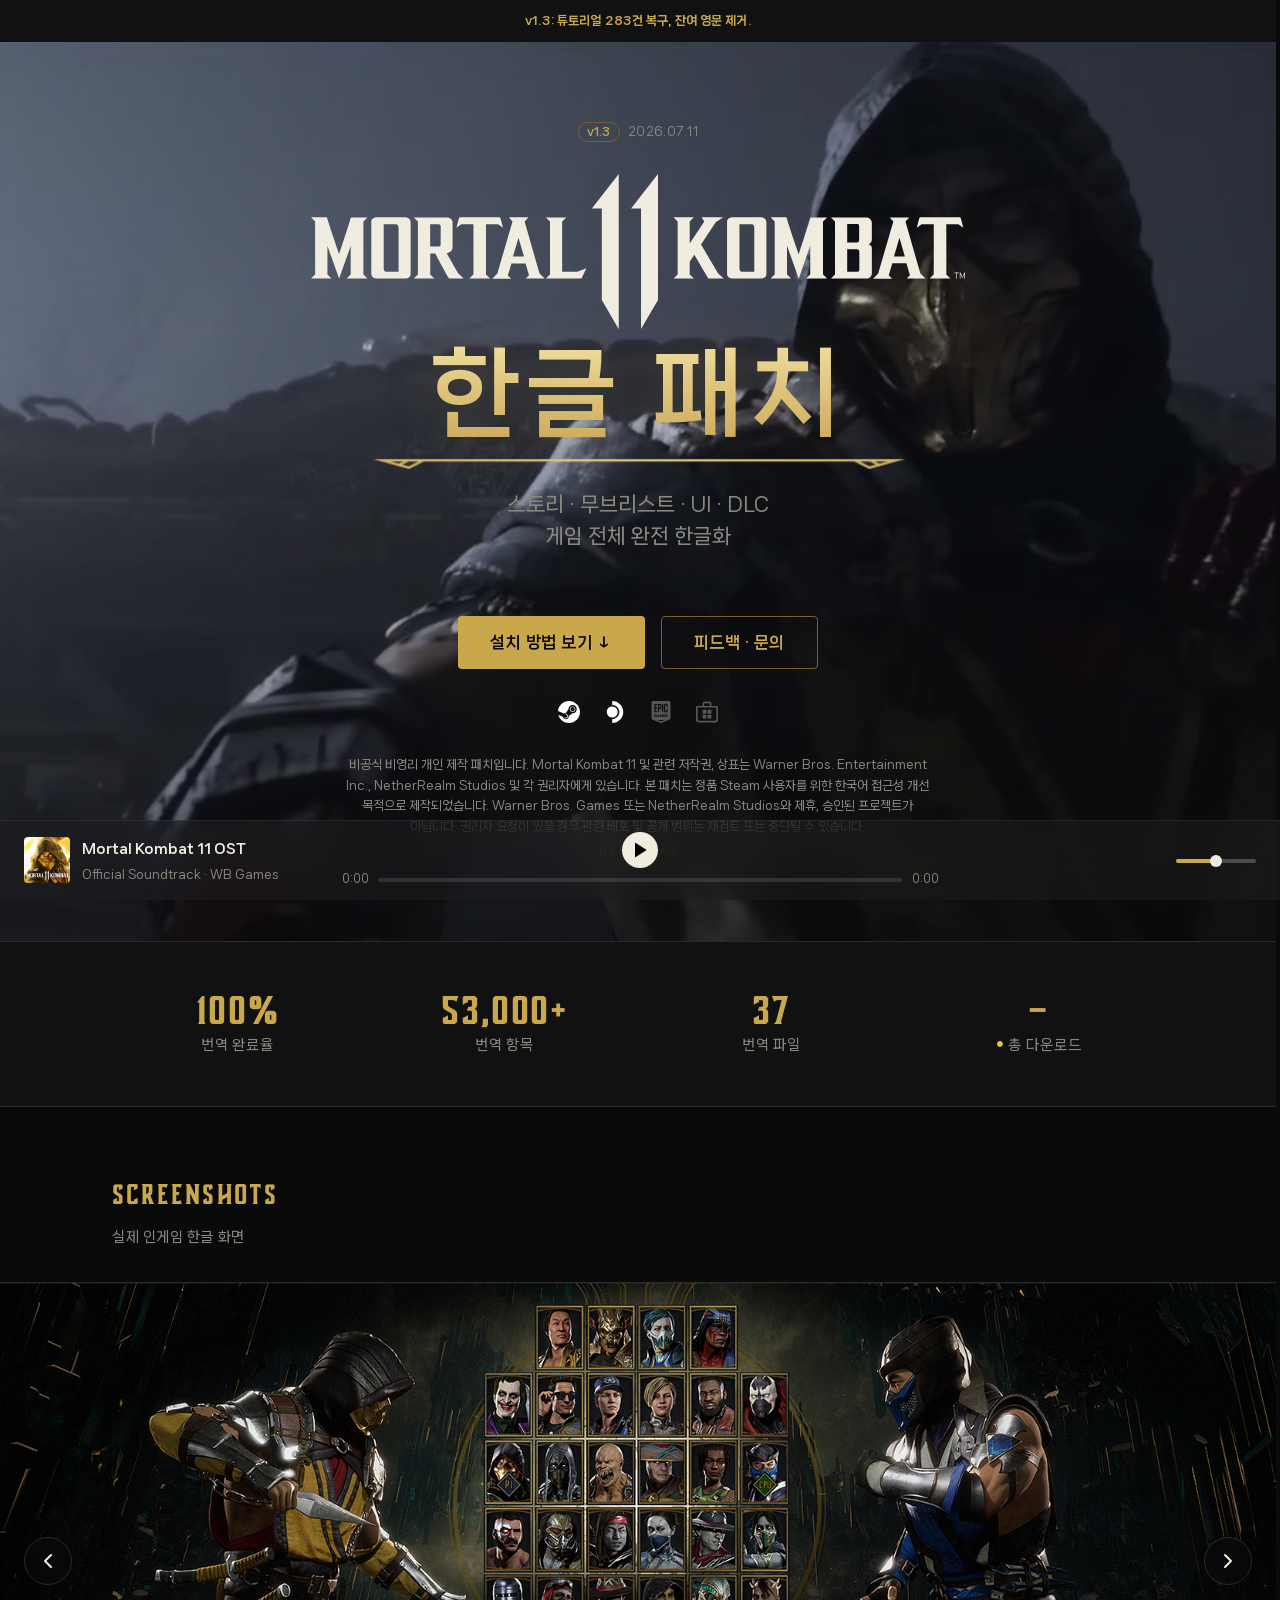
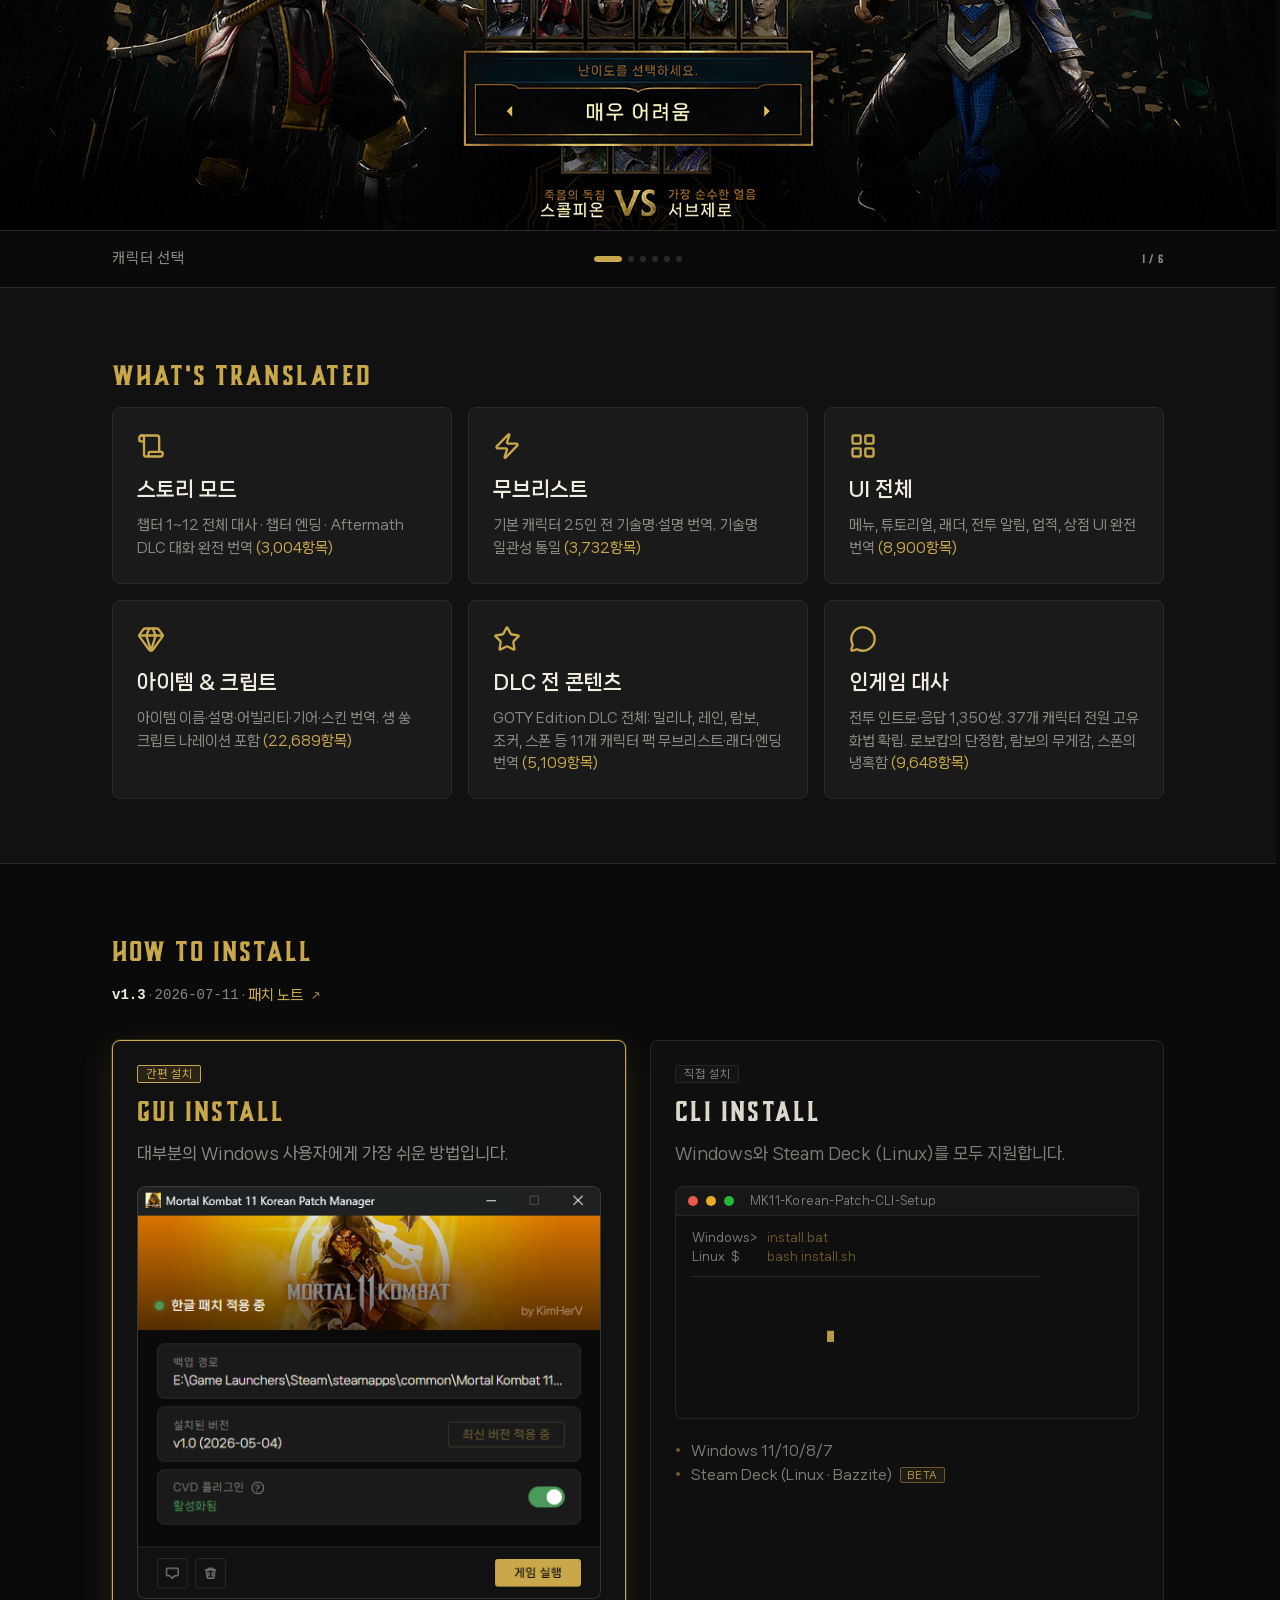
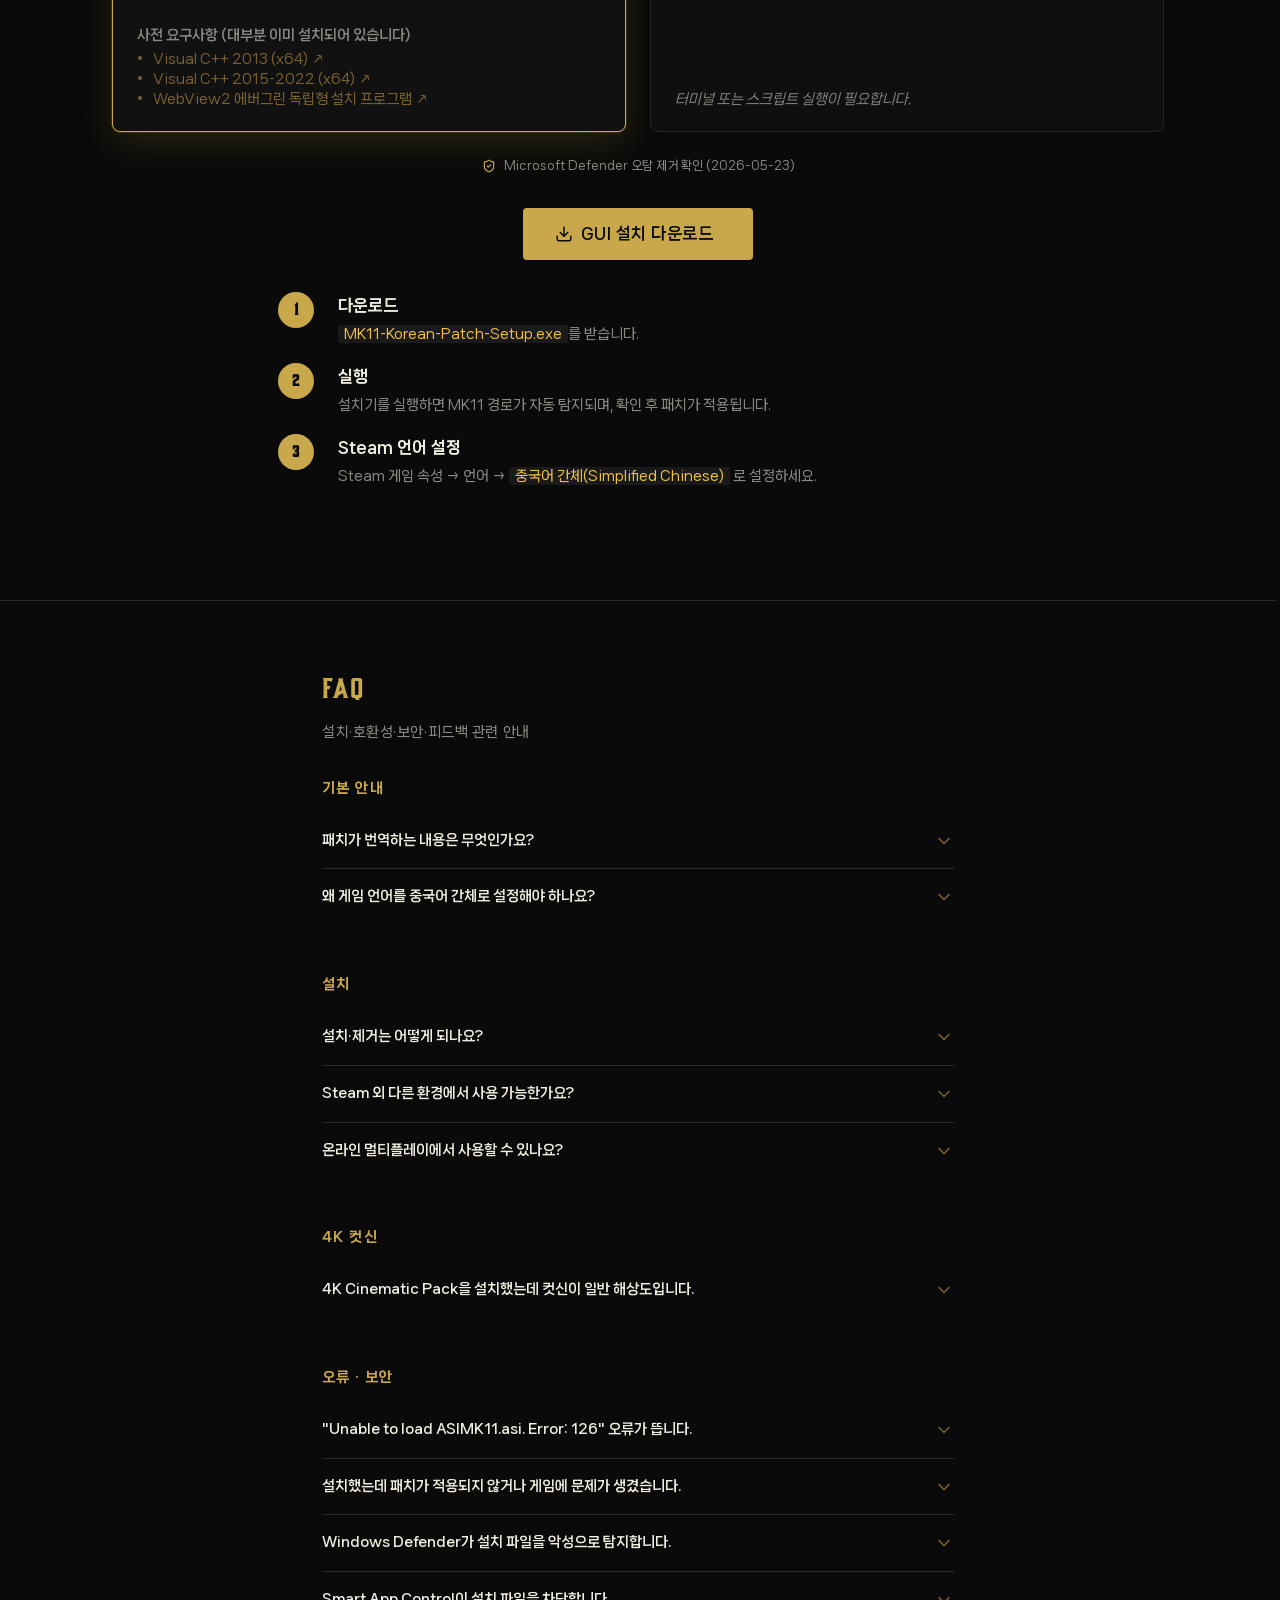
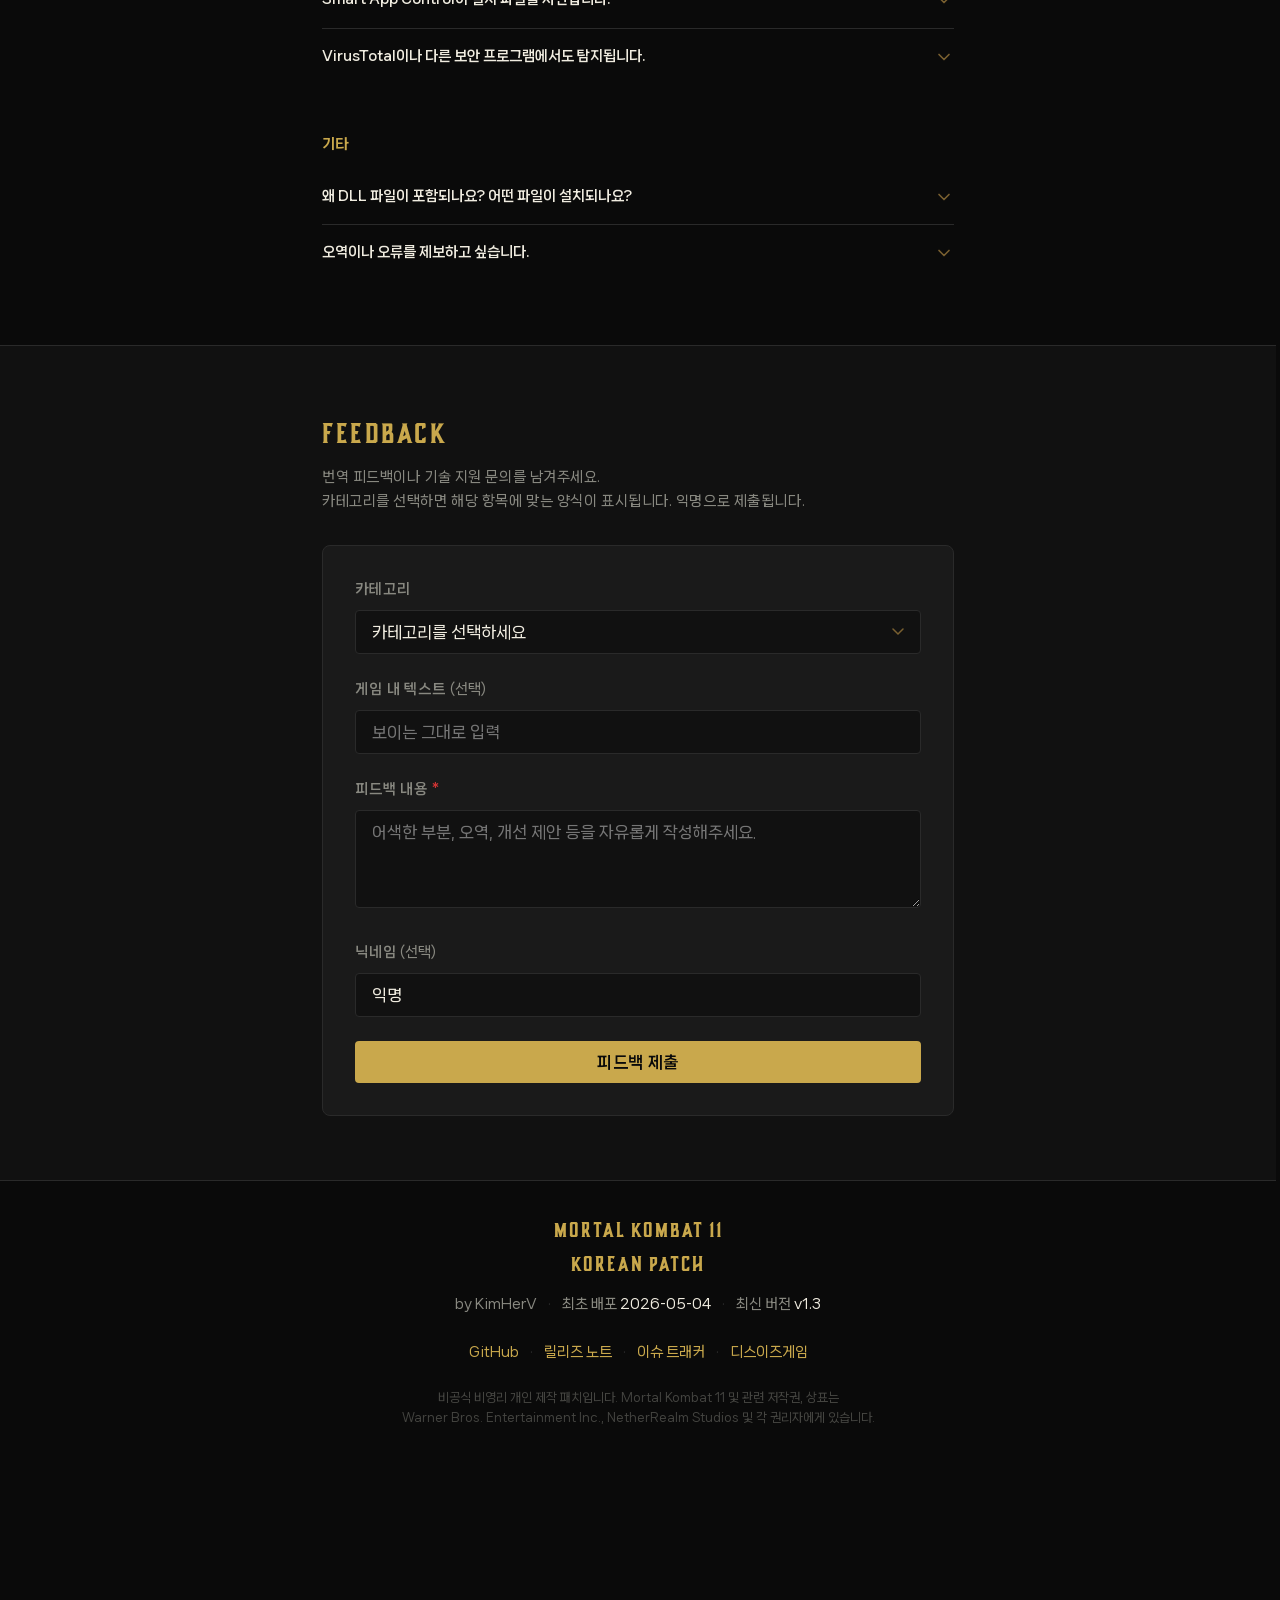
<file: landing/index.html>
<!DOCTYPE html>
<html lang="ko">
<head>
  <meta charset="UTF-8" />
  <meta name="viewport" content="width=device-width, initial-scale=1.0" />
  <title>모탈 컴뱃 11 한글 패치 · MK11 Korean Patch</title>
  <meta name="description" content="모탈 컴뱃 11 비공식 비영리 개인 제작 한글 패치. 스토리, 무브리스트, UI, DLC, 인게임 다이얼로그까지 게임 전체 한글화. Steam 버전 무료 지원." />
  <meta name="keywords" content="모탈 컴뱃 11 한글패치, MK11 한글패치, MK11 한국어, 모탈 컴뱃 11 한글, Mortal Kombat 11 한글화, MK11 번역, 모탈 컴뱃 11 한국어 패치" />

  <link rel="canonical" href="https://mk11-korean-patch.pages.dev/" />
  <link rel="icon" type="image/png" href="assets/favicon.png" />
  <link rel="apple-touch-icon" href="assets/favicon.png" />

  <meta property="og:type" content="website" />
  <meta property="og:url" content="https://mk11-korean-patch.pages.dev/" />
  <meta property="og:title" content="모탈 컴뱃 11 한글 패치 · MK11 Korean Patch" />
  <meta property="og:description" content="비공식 비영리 개인 제작 한글 패치 · 스토리 · 무브리스트 · UI · DLC · 인게임 다이얼로그 완전 한글화 · 무료" />
  <meta property="og:image" content="https://mk11-korean-patch.pages.dev/assets/og_image.jpg" />
  <meta property="og:image:width" content="1200" />
  <meta property="og:image:height" content="630" />
  <meta property="og:locale" content="ko_KR" />
  <meta property="og:site_name" content="모탈 컴뱃 11 한글 패치" />

  <meta name="twitter:card" content="summary_large_image" />
  <meta name="twitter:title" content="모탈 컴뱃 11 한글 패치 · MK11 Korean Patch" />
  <meta name="twitter:description" content="비공식 비영리 개인 제작 한글 패치 · 게임 전체 한글화 · 무료 다운로드" />
  <meta name="twitter:image" content="https://mk11-korean-patch.pages.dev/assets/og_image.jpg" />

  <script type="application/ld+json">
  {
    "@context": "https://schema.org",
    "@type": "SoftwareApplication",
    "name": "모탈 컴뱃 11 한글 패치",
    "alternateName": ["Mortal Kombat 11 Korean Patch", "MK11 한글 패치", "MK11 Korean Patch"],
    "description": "모탈 컴뱃 11 비공식 비영리 개인 제작 한글 패치. 스토리, 무브리스트, UI, DLC, 인게임 다이얼로그까지 게임 전체 한글화.",
    "applicationCategory": "GameApplication",
    "applicationSubCategory": "Localization Patch",
    "operatingSystem": "Windows 10, Windows 11",
    "softwareVersion": "1.1",
    "datePublished": "2026-05-04",
    "dateModified": "2026-05-17",
    "inLanguage": "ko-KR",
    "isAccessibleForFree": true,
    "url": "https://mk11-korean-patch.pages.dev/",
    "downloadUrl": "https://github.com/KimHerV/mk11-korean-patch/releases/latest",
    "image": "https://mk11-korean-patch.pages.dev/assets/og_image.jpg",
    "author": {
      "@type": "Person",
      "name": "KimHerV",
      "url": "https://github.com/KimHerV"
    },
    "offers": {
      "@type": "Offer",
      "price": "0",
      "priceCurrency": "USD"
    }
  }
  </script>

  <link rel="stylesheet" href="style.css" />
  <link rel="stylesheet" href="animations.css" />
  <script src="data/banner.js"></script>
  <script>
  (function () {
    var cfg = window.MK11_BANNER;
    if (!cfg || !cfg.active) return;
    var KEY = 'mk11-banner-' + cfg.id;
    try { if (localStorage.getItem(KEY) === 'dismissed') return; } catch (_) {}

    // Apply layout class before first paint so lang-toggle renders in correct position.
    document.documentElement.classList.add('has-banner');

    // Wire up banner after DOM is ready.
    document.addEventListener('DOMContentLoaded', function () {
      var banner      = document.getElementById('site-banner');
      var textEl      = document.getElementById('site-banner-text');
      var textMobile  = document.getElementById('site-banner-text-mobile');
      var ctaEl       = document.getElementById('site-banner-cta');
      var bodyBtn     = document.getElementById('site-banner-body');
      if (!banner || !textEl) return;

      function currentLang() {
        try { return localStorage.getItem('mk11_lang') || 'kr'; } catch(_) { return 'kr'; }
      }
      function setText() {
        var lang = currentLang();
        var isEn = lang === 'en';
        textEl.textContent     = isEn ? (cfg.en        || cfg.kr)        : (cfg.kr        || cfg.en);
        if (textMobile) textMobile.textContent = isEn ? (cfg.en_mobile  || cfg.en) : (cfg.kr_mobile  || cfg.kr);
        if (ctaEl) {
          var ctaText = isEn ? (cfg.cta_en || cfg.cta_kr) : (cfg.cta_kr || cfg.cta_en);
          ctaEl.textContent = ctaText;
          ctaEl.style.display = ctaText ? '' : 'none';
        }
      }
      setText();
      banner.hidden = false;

      var ltBtn = document.getElementById('lang-toggle-btn');
      if (ltBtn) ltBtn.addEventListener('click', setText);

      if (bodyBtn) {
        bodyBtn.addEventListener('click', function () {
          if (cfg.href) {
            // In-page anchor (#section): smooth scroll.
            // Otherwise (absolute path or external URL): navigate.
            //   - new_tab: true OR external URL  -> open in new tab
            //   - new_tab: false / omitted, internal path -> same window
            if (cfg.href.charAt(0) === '#') {
              var target = document.querySelector(cfg.href);
              if (target) target.scrollIntoView({ behavior: 'smooth' });
            } else {
              var isExternal = /^https?:\/\//i.test(cfg.href);
              if (cfg.new_tab === true || isExternal) {
                window.open(cfg.href, '_blank', 'noopener,noreferrer');
              } else {
                window.location.href = cfg.href;
              }
              return; // navigation is final; skip channel handling below
            }
          }
          if (cfg.channel) {
            setTimeout(function () {
              var card = document.querySelector('.install-card[data-channel="' + cfg.channel + '"]');
              if (!card) return;
              card.click();
              card.scrollIntoView({ behavior: 'smooth', block: 'nearest', inline: 'start' });
            }, 450);
          }
        });
      }

    });
  }());
  </script>
  <script>
  /* Hold the hero entrance animation until the splash (loading) lifts.
     Otherwise it plays out during loading and looks "already finished" on reveal.
     Without JS the class is never added, so the hero plays normally (a11y fallback).
     A 6s safety release ensures the page isn't trapped if loading.js never runs. */
  (function () {
    var d = document.documentElement;
    d.classList.add('mk11-loading');
    setTimeout(function () { d.classList.remove('mk11-loading'); }, 6000);
  })();
  </script>
  <script src="content.js"></script>
  <script src="lucide.min.js"></script>
  <!-- Cloudflare Web Analytics -->
  <script defer src='https://static.cloudflareinsights.com/beacon.min.js' data-cf-beacon='{"token": "a09a14b2b63a4624a68b36b876727ebf"}'></script>
  <!-- End Cloudflare Web Analytics -->
</head>
<body>

  <!-- ── MK11 intro splash (shown every load · click/Esc to skip · auto-clears via CSS even without JS) ─ -->
  <div id="mk11-splash" aria-hidden="true">
    <div class="mk11-splash__stage">
      <svg class="mk11-splash__svg splash-outline" viewBox="0 0 560.02 513.74" aria-hidden="true"><path d="M531.32,401.77h4.81v15.08h1.8v-15.08h4.83v-1.6h-11.42v1.6H531.32z M553.04,411.99l-5.51-11.83h-1.78v16.68h1.78v-12.67l4.63,10.05h1.53l4.56-10.05v12.67h1.78v-16.68h-1.78L553.04,411.99z M507.54,393.81l-77.96-132.09l67.11-101.68l34.2-22.29h-98.73l12.32,18.69l-55.69,84.51v82.52l10.29-15.64c0,0,54.5,91.91,64.43,108.96h69.79L507.54,393.81z M373.14,417.27l-56.04,96.21V114.16h-32.97L373.14,0L373.14,417.27z M243.32,513.74l-56.04-96.52V114.12H154.3L243.32,0v513.68L243.32,513.74z M171.61,294.73V172.61c-15.51,49.36-43.22,133.58-43.22,133.58S78.22,158.84,73.21,139.42c-0.28-1.06-1.25-1.8-2.35-1.78H0l19.01,19.03c0,13.69,0,241.07-0.22,241.77L0,417.2h93.86l0,0l-18.97-18.87c-0.14-0.66-0.22-130.57-0.22-130.57l53.64,149.46L171.61,294.73z"/></svg>
      <svg class="mk11-splash__svg splash-fill" viewBox="0 0 560.02 513.74" aria-hidden="true"><path d="M531.32,401.77h4.81v15.08h1.8v-15.08h4.83v-1.6h-11.42v1.6H531.32z M553.04,411.99l-5.51-11.83h-1.78v16.68h1.78v-12.67l4.63,10.05h1.53l4.56-10.05v12.67h1.78v-16.68h-1.78L553.04,411.99z M507.54,393.81l-77.96-132.09l67.11-101.68l34.2-22.29h-98.73l12.32,18.69l-55.69,84.51v82.52l10.29-15.64c0,0,54.5,91.91,64.43,108.96h69.79L507.54,393.81z M373.14,417.27l-56.04,96.21V114.16h-32.97L373.14,0L373.14,417.27z M243.32,513.74l-56.04-96.52V114.12H154.3L243.32,0v513.68L243.32,513.74z M171.61,294.73V172.61c-15.51,49.36-43.22,133.58-43.22,133.58S78.22,158.84,73.21,139.42c-0.28-1.06-1.25-1.8-2.35-1.78H0l19.01,19.03c0,13.69,0,241.07-0.22,241.77L0,417.2h93.86l0,0l-18.97-18.87c-0.14-0.66-0.22-130.57-0.22-130.57l53.64,149.46L171.61,294.73z"/></svg>
    </div>
  </div>
  <!-- Splash control lives in loading.js (the unified intro + loader controller) -->

  <!-- ── ANNOUNCEMENT BANNER ──────────────────────────────────── -->
  <div id="site-banner" class="site-banner" role="status" hidden>
    <button type="button" class="site-banner-body" id="site-banner-body">
      <span id="site-banner-text" class="site-banner-text-desktop"></span>
      <span id="site-banner-text-mobile" class="site-banner-text-mobile"></span>
      <span id="site-banner-cta" class="site-banner-cta"></span>
    </button>
  </div>

  <!-- ── Language toggle ──────────────────────────────────────── -->
  <button class="lang-toggle" id="lang-toggle-btn" aria-label="언어 변경">
    <i data-lucide="globe" aria-hidden="true"></i>
    <span id="lang-label">KR</span>
  </button>

  <!-- ── HERO ─────────────────────────────────────────────── -->
  <header class="hero">
    <video class="hero-video" autoplay loop muted playsinline preload="auto"
           poster="assets/hero-poster.jpg">
      <source src="assets/hero.mp4" type="video/mp4" />
    </video>

    <div class="hero-inner">
      <p class="hero-eyebrow" id="hero-eyebrow"></p>
      <h1 class="hero-title">
        <svg class="hero-logo" xmlns="http://www.w3.org/2000/svg" viewBox="0 0 1173.68 278.52" aria-label="MORTAL KOMBAT 11" role="img" focusable="false">
          <path d="M552.33,278.52l-30.38-52.32V61.91h-17.88L552.33,0V278.52z M622.75,0l-48.3,61.91h17.88v216.47l30.42-52.17
            L622.75,0z M494.07,168.94L486,186.86c-0.26,0.54-0.8,0.89-1.4,0.88h-63.01l7.37-7.37V85.28l-7.37-7.37h36.54l-7.37,7.37v90.15
            h27.14L494.07,168.94z M419.52,187.75h-33.88l0,0l5.68-5.97l-6.3-21.35h-25.26l-6.45,21.53l5.9,5.9h-33.88l9.11-9.07l27.21-93.62
            l-6.45-7.37h35.14l-6.97,7.37l26.77,93.51l9.29,9.03L419.52,187.75z M382.21,148.26l-9.81-33.96l-9.84,33.81L382.21,148.26z
            M314.03,89.97h21.75l8.81,6.38l-4.54-16.89c-0.21-0.96-1.05-1.65-2.03-1.66h-70.46c-0.98,0.01-1.82,0.7-2.03,1.66l-4.54,16.89
            l8.81-6.38h21.75v90.3l-7.37,7.37h37.2l-7.37-7.37V89.97z M264.66,178.79l9.29,8.96h-26.22c-3.69-5.75-24.85-45.17-24.85-45.17H214
            c0,0,0,37.53,0,37.79l7.37,7.37H184.5l7.37-7.37c0-0.26,0-95.13,0-95.13l-7.37-7.37h58.55c8.74,0,11.06,4.87,11.06,8.78v45.09
            c-0.41,5.63-5.12,9.97-10.77,9.92C243.68,142.43,264.66,178.79,264.66,178.79z M232.8,93.69c-0.09-2.14-1.89-3.8-4.02-3.71
            c-0.11,0-0.22,0.01-0.33,0.03l-14.6-0.04v40.15h15.41c3.02,0,3.39-1.66,3.39-2.95L232.8,93.69z M178.82,86.57v92.99
            c0,4.57-2.62,8.19-11.98,8.19H119.5c-6.01,0-11.28-2.99-11.28-8.22V86.57c0-4.5,1.99-8.78,11.87-8.78h47.31
            C173.99,77.8,178.82,80.67,178.82,86.57z M157.11,175.43V96.86c0-4.65-1.92-6.89-4.5-6.89h-22.12v79.01c0,4.09,2.06,6.45,4.42,6.45
            H157.11z M101.43,187.67L101.43,187.67l-7.37-7.37c0-0.26,0-92.18,0-95.05l0,0l7.37-7.37H72.45c-0.51,0-0.95,0.35-1.07,0.85
            c-1.84,7.6-20.87,65.45-20.87,65.45S30.75,86.06,28.8,78.42c-0.12-0.41-0.49-0.7-0.92-0.7H0l7.37,7.37l0,0c0,5.49,0,94.91,0,95.2
            L0,187.67h36.87l-7.37-7.37c0-0.33,0-51.25,0-51.25l20.98,58.63l20.76-58.63c0,0,0,51.07,0,51.32l-7.37,7.37h37.57V187.67z
            M1140.2,89.97h21.75l8.81,6.38l-4.54-16.89c-0.21-0.96-1.05-1.65-2.03-1.66h-70.46c-0.98,0.01-1.82,0.7-2.03,1.66l-4.54,16.89
            l8.81-6.38h21.75v90.3l-7.37,7.37h37.35l-7.37-7.37L1140.2,89.97z M1103.11,187.71h-33.85l5.68-5.97l-6.3-21.39h-25.29l-6.42,21.53
            l5.9,5.9h-34l9.11-9.07l27.21-93.47l-6.42-7.37h35.14l-6.97,7.37l26.77,93.47l9.29,9.03L1103.11,187.71z M1065.8,148.22l-9.7-33.92
            l-9.84,33.81L1065.8,148.22z M1000.31,126.1c1.59,0,6.3,2.4,6.3,6.3v45.35c0.13,5.39-4.14,9.87-9.54,10
            c-0.21,0-0.43,0-0.64-0.01h-63.31l7.37-7.37V85.28l0,0l-7.37-7.37h63.34c4.98,0.04,9.22,3.62,10.1,8.52v32.04
            c-0.31,3.63-2.79,6.71-6.27,7.78V126.1z M980.11,89.82h-17.77V123h17.22c2.13,0.19,4.01-1.39,4.19-3.52
            c0-0.06,0.01-0.11,0.01-0.17v-25.4c0.04-2.84-1.18-3.95-3.65-3.95L980.11,89.82z M984.13,139.11c-0.05-2.28-1.94-4.09-4.22-4.04
            c-0.12,0-0.24,0.01-0.36,0.02h-17.22v40.34h18.18c2.04,0,3.69-1.65,3.69-3.69L984.13,139.11z M926.28,187.75L926.28,187.75
            l-7.37-7.37c0,0,0-92.18,0-95.09l0,0l7.37-7.37h-28.94c-0.51-0.02-0.97,0.32-1.11,0.81c-1.81,7.6-20.87,65.45-20.87,65.45
            s-19.95-58.04-21.72-65.67c-0.13-0.42-0.52-0.7-0.96-0.7h-27.84l7.37,7.37l0,0l0,0l0,0c0,5.35,0,95.05,0,95.05l-7.37,7.37h36.87
            l-7.37-7.37v-51.62l21.09,59.25l20.54-59.36v51.62l-7.37,7.37h37.72L926.28,187.75z M817.32,86.57v92.99
            c0,4.57-2.62,8.19-11.98,8.19H758c-6.01,0-11.28-2.99-11.28-8.22V86.57c0-4.5,1.95-8.78,11.87-8.78h47.27
            C812.45,77.8,817.32,80.67,817.32,86.57z M795.57,175.43V96.86c0-4.65-1.88-6.89-4.46-6.89h-22.12v79.01
            c0,4.09,2.06,6.45,4.42,6.45H795.57z M726.36,86.57l13.46-8.78h-38.83l4.83,7.37l-26.14,39.67V85.17l7.37-7.37h-36.39l7.37,7.37
            v95.13l-7.37,7.37h36.43l-7.37-7.37v-22.97l8.26-12.5c0,0,21.46,36.21,25.37,42.92h27.51l-10.14-9.07L700,126.65L726.36,86.57z
            M1155.06,177.98h3.13v9.81h1.18v-9.81h3.13v-1h-7.37L1155.06,177.98z M1169.22,184.65l-3.69-7.74h-1.14v11.06h1.14v-8.44
            l3.02,6.56h1l2.99-6.56v8.26h1.14v-10.8h-1.14L1169.22,184.65z"/>
        </svg>
        <span class="hero-title-kr" data-i18n="hero.title_kr"></span>
      </h1>
      <img class="hero-divider" src="assets/img_hud_arrow.png" alt="" aria-hidden="true" />
      <p class="hero-subtitle" data-i18n="hero.subtitle"></p>
      <div class="hero-actions">
        <a href="#install" class="btn btn-primary btn-lg">
          <span data-i18n="hero.btn_download"></span>
        </a>
        <a href="#feedback" class="btn btn-secondary btn-lg" data-i18n="hero.btn_feedback"></a>
      </div>
      <div class="hero-platforms">
        <img class="platform-icon active" src="assets/icons/steam.svg"           alt="Steam"          data-i18n-title="hero.platform_steam" />
        <img class="platform-icon active" src="assets/icons/steam-deck.svg"      alt="Steam Deck"     data-i18n-title="hero.platform_steamdeck" />
        <img class="platform-icon"        src="assets/icons/epic-games.svg"      alt="Epic Games"     data-i18n-title="hero.platform_epic" />
        <img class="platform-icon"        src="assets/icons/microsoft-store.svg" alt="Microsoft Store" data-i18n-title="hero.platform_msstore" />
      </div>
      <p class="hero-legal" data-i18n="hero.legal"></p>
      <p class="hero-credit" data-i18n="hero.credit"></p>
    </div>
  </header>

  <!-- ── STATS ─────────────────────────────────────────────── -->
  <section class="stats">
    <div class="container stats-grid">
      <div class="stat-item">
        <span class="stat-number" data-i18n="stats.s1_num"></span>
        <span class="stat-label" data-i18n="stats.s1_label"></span>
      </div>
      <div class="stat-item">
        <span class="stat-number" data-i18n="stats.s2_num"></span>
        <span class="stat-label" data-i18n="stats.s2_label"></span>
      </div>
      <div class="stat-item">
        <span class="stat-number" data-i18n="stats.s3_num"></span>
        <span class="stat-label" data-i18n="stats.s3_label"></span>
      </div>
      <div class="stat-item stat-item--live" id="stat-live">
        <span class="stat-number"><span id="total-downloads">—</span><span data-i18n="stats.count_suffix"></span></span>
        <span class="stat-label" data-i18n="stats.s4_label"></span>
      </div>
    </div>
  </section>

  <!-- ── SCREENSHOTS ──────────────────────────────────────── -->
  <section class="section carousel-section" id="screenshots">
    <div class="container">
      <h2 class="section-title" data-i18n="screenshots.heading"></h2>
      <p class="section-sub" data-i18n="screenshots.sub"></p>
    </div>

    <div class="carousel" role="region" aria-label="Screenshot carousel">
      <div class="carousel-viewport">
        <div class="carousel-track" id="carousel-track">

          <figure class="carousel-slide" data-i18n-label="screenshots.slide1_label">
            <img src="assets/screenshot-charselect.jpg" alt="Character select screen in Korean" loading="lazy" />
          </figure>

          <figure class="carousel-slide" data-i18n-label="screenshots.slide2_label">
            <img src="assets/screenshot-story.jpg" alt="Story mode with Korean subtitles" loading="lazy" />
          </figure>

          <figure class="carousel-slide" data-i18n-label="screenshots.slide3_label">
            <img src="assets/screenshot-dialogue.jpg" alt="Battle dialogue in Korean" loading="lazy" />
          </figure>

          <figure class="carousel-slide" data-i18n-label="screenshots.slide4_label">
            <img src="assets/screenshot-movelist.jpg" alt="Movelist in Korean" loading="lazy" />
          </figure>

          <figure class="carousel-slide" data-i18n-label="screenshots.slide5_label">
            <img src="assets/screenshot-tutorial.jpg" alt="Tutorial with Korean text" loading="lazy" />
          </figure>

          <figure class="carousel-slide" data-i18n-label="screenshots.slide6_label">
            <img src="assets/screenshot-items.jpg" alt="Customization items in Korean" loading="lazy" />
          </figure>

        </div>
      </div>

      <button class="carousel-arrow carousel-arrow--prev" id="carousel-prev" aria-label="Previous"><i data-lucide="chevron-left" aria-hidden="true"></i></button>
      <button class="carousel-arrow carousel-arrow--next" id="carousel-next" aria-label="Next"><i data-lucide="chevron-right" aria-hidden="true"></i></button>

      <div class="carousel-footer">
        <span class="carousel-caption" id="carousel-caption"></span>
        <div class="carousel-dots" id="carousel-dots"></div>
        <span class="carousel-counter" id="carousel-counter"></span>
      </div>
    </div>
  </section>

  <!-- ── FEATURES ─────────────────────────────────────────── -->
  <section class="section section-dark" id="features">
    <div class="container">
      <h2 class="section-title" data-i18n="features.heading"></h2>
      <div class="features-grid">
        <div class="feature-card reveal">
          <i data-lucide="scroll" class="feature-icon" aria-hidden="true"></i>
          <h3 data-i18n="features.card1_title"></h3>
          <p data-i18n="features.card1_desc"></p>
        </div>
        <div class="feature-card reveal">
          <i data-lucide="zap" class="feature-icon" aria-hidden="true"></i>
          <h3 data-i18n="features.card2_title"></h3>
          <p data-i18n="features.card2_desc"></p>
        </div>
        <div class="feature-card reveal">
          <i data-lucide="layout-grid" class="feature-icon" aria-hidden="true"></i>
          <h3 data-i18n="features.card3_title"></h3>
          <p data-i18n="features.card3_desc"></p>
        </div>
        <div class="feature-card reveal">
          <i data-lucide="gem" class="feature-icon" aria-hidden="true"></i>
          <h3 data-i18n="features.card4_title"></h3>
          <p data-i18n="features.card4_desc"></p>
        </div>
        <div class="feature-card reveal">
          <i data-lucide="star" class="feature-icon" aria-hidden="true"></i>
          <h3 data-i18n="features.card5_title"></h3>
          <p data-i18n="features.card5_desc"></p>
        </div>
        <div class="feature-card reveal">
          <i data-lucide="message-circle" class="feature-icon" aria-hidden="true"></i>
          <h3 data-i18n="features.card6_title"></h3>
          <p data-i18n="features.card6_desc"></p>
        </div>
      </div>
    </div>
  </section>

  <!-- ── ENGINE: hidden (not ready for release) ───────────── -->
  <section class="section section-dark" id="engine" hidden>
    <div class="container">
      <div class="engine-heading-row">
        <h2 class="section-title" data-i18n="engine.heading"></h2>
      </div>
      <p class="section-sub" data-i18n="engine.sub"></p>

      <div class="engine-filter-bar" id="engine-filter-bar"></div>

      <div class="engine-layout">
        <div class="engine-graph-wrap">
          <svg id="engine-svg" aria-label="Speech register graph"></svg>
          <div class="engine-panel" id="engine-panel" hidden>
            <div id="engine-panel-inner"></div>
          </div>
        </div>
      </div>
    </div>
  </section>

  <!-- ── INSTALL ──────────────────────────────────────────── -->
  <section class="section" id="install">
    <div class="container">
      <h2 class="section-title" data-i18n="install.heading"></h2>
      <p class="section-subtitle install-latest">
        <span id="latest-version">v1.3</span>
        ·
        <span id="latest-date">2026-07-11</span>
        ·
        <a href="changelog.html?tag=translation" target="_blank" rel="noopener">
          <span data-i18n="install.latest_view"></span>
          <span class="install-latest-extlink" aria-hidden="true">↗</span>
        </a>
      </p>

      <!-- Channel cards: GUI (recommended) ↔ CLI (alternative) -->
      <div class="install-cards" role="radiogroup" aria-label="Install method">
        <button type="button" class="install-card is-recommended is-selected reveal"
                data-channel="gui" role="radio" aria-checked="true">
          <span class="card-badge card-badge-gold" data-i18n="install.badge_recommended"></span>
          <h3 class="card-title" data-i18n="install.card_gui_title"></h3>
          <p class="card-tagline" data-i18n="install.card_gui_tagline"></p>
          <figure class="card-screenshot">
            <img src="assets/screenshot-installer.png"
                 alt=""
                 loading="lazy" decoding="async"
                 onerror="this.closest('.card-screenshot').classList.add('is-missing'); this.remove();" />
            <div class="card-screenshot-placeholder" aria-hidden="true">
              <i data-lucide="monitor" aria-hidden="true"></i>
              <span data-i18n="install.card_gui_caption_placeholder"></span>
            </div>
          </figure>
          <div class="card-prereq">
            <p class="card-prereq-heading" data-i18n="install.prereq_heading"></p>
            <ul class="card-prereq-list">
              <li><a href="https://aka.ms/highdpimfc2013x64enu" target="_blank" rel="noopener" data-i18n="install.prereq_vc2013_name"></a></li>
              <li><a href="https://aka.ms/vs/17/release/vc_redist.x64.exe" target="_blank" rel="noopener" data-i18n="install.prereq_vc2022_name"></a></li>
              <li><a href="https://go.microsoft.com/fwlink/p/?LinkId=2124703" target="_blank" rel="noopener" data-i18n="install.prereq_webview2_name"></a></li>
            </ul>
          </div>
        </button>

        <button type="button" class="install-card reveal"
                data-channel="cli" role="radio" aria-checked="false">
          <span class="card-badge card-badge-muted" data-i18n="install.badge_alternative"></span>
          <h3 class="card-title" data-i18n="install.card_cli_title"></h3>
          <p class="card-tagline" data-i18n="install.card_cli_tagline"></p>
          <div class="card-cli-viewer" aria-hidden="true">
            <div class="card-cli-viewer-bar">
              <span class="card-cli-viewer-dot card-cli-viewer-dot--r"></span>
              <span class="card-cli-viewer-dot card-cli-viewer-dot--y"></span>
              <span class="card-cli-viewer-dot card-cli-viewer-dot--g"></span>
              <span class="card-cli-viewer-title">MK11-Korean-Patch-CLI-Setup</span>
            </div>
            <pre class="card-cli-viewer-body"><span class="cli-line cli-line--prompt"><span class="cli-os">Windows&gt;</span> install.bat</span>
<span class="cli-line cli-line--prompt"><span class="cli-os">Linux  $</span> bash install.sh</span>
<span class="cli-line cli-line--sep">─────────────────────────────</span>
<span class="cli-line cli-anim cli-anim--l1" data-i18n="install.cli_preview_l1"></span>
<span class="cli-line cli-anim cli-anim--l2" data-i18n="install.cli_preview_l2"></span>
<span class="cli-line cli-anim cli-anim--l3 cli-line--prompt" data-i18n="install.cli_preview_l3"></span><span class="cli-swap"><span class="cli-cursor-life"><span class="cli-cursor">▋</span></span><span class="cli-anim cli-anim--typed">Y</span></span>
<span class="cli-line cli-anim cli-anim--l4" data-i18n="install.cli_preview_l4"></span>
<span class="cli-line cli-anim cli-anim--l5" data-i18n="install.cli_preview_l5"></span>
<span class="cli-line cli-anim cli-anim--l6 cli-line--success" data-i18n="install.cli_preview_l6"></span></pre>
          </div>
          <div class="card-cli-platforms">
            <span class="card-cli-platform"><span data-i18n="install.cli_platform_windows"></span></span>
            <span class="card-cli-platform"><span data-i18n="install.cli_platform_unix"></span><span class="beta-badge" data-i18n="install.beta_label"></span></span>
          </div>
          <p class="card-fallback-note" data-i18n="install.card_cli_fallback"></p>
        </button>
      </div>

      <!-- Trust strip: demoted under cards as decision-support -->
      <div class="install-trust-strip install-trust-strip--secondary">
        <i data-lucide="shield-check" aria-hidden="true"></i>
        <span data-i18n="install.trust_strip"></span>
      </div>

      <!-- Action zone: CTA + 3-step quick start (text swaps per channel) -->
      <div class="install-action" data-active-channel="gui">
        <a id="download-btn" class="btn btn-primary btn-lg install-cta"
           href="https://github.com/KimHerV/mk11-korean-patch/releases/latest"
           target="_blank" rel="noopener">
          <i data-lucide="download" aria-hidden="true"></i>
          <span class="install-cta-label" data-i18n="install.btn_download"></span>
          <span id="download-version"></span>
        </a>

        <ol class="install-steps install-steps--compact">
          <li>
            <span class="step-num">1</span>
            <div>
              <strong data-i18n="install.step1_title"></strong>
              <p data-channel-text data-i18n="install.step1_desc"></p>
            </div>
          </li>
          <li>
            <span class="step-num">2</span>
            <div>
              <strong data-i18n="install.step2_title"></strong>
              <p data-channel-text data-i18n="install.step2_desc"></p>
            </div>
          </li>
          <li>
            <span class="step-num">3</span>
            <div>
              <strong data-i18n="install.step3_title"></strong>
              <p data-i18n="install.step3_desc"></p>
            </div>
          </li>
        </ol>

      </div>

    </div>
  </section>

  <!-- ── FAQ ────────────────────────────────────────────────── -->
  <section class="section" id="faq">
    <div class="container container-narrow">
      <h2 class="section-title" data-i18n="faq.heading"></h2>
      <p class="section-sub" data-i18n="faq.sub"></p>
      <div id="faq-list"></div>
    </div>
  </section>

  <!-- ── ABOUT: hidden (replaced by engine visualizer) ──── -->
  <section class="section" id="about" hidden>
    <div class="container container-narrow">
      <h2 class="section-title" data-i18n="about.heading"></h2>
      <p class="section-sub" data-i18n="about.sub"></p>

      <div class="about-collapse" id="about-collapse">
        <div class="about-timeline">

          <div class="about-entry">
            <div class="about-marker"></div>
            <div class="about-body">
              <span class="about-date" data-i18n="about.e0_date"></span>
              <h3 data-i18n="about.e0_title"></h3>
              <p data-i18n="about.e0_body"></p>
            </div>
          </div>

          <div class="about-entry">
            <div class="about-marker"></div>
            <div class="about-body">
              <span class="about-date" data-i18n="about.e1_date"></span>
              <h3 data-i18n="about.e1_title"></h3>
              <p data-i18n="about.e1_body"></p>
            </div>
          </div>

          <div class="about-entry">
            <div class="about-marker"></div>
            <div class="about-body">
              <span class="about-date" data-i18n="about.e2_date"></span>
              <h3 data-i18n="about.e2_title"></h3>
              <p data-i18n="about.e2_body"></p>
            </div>
          </div>

          <div class="about-entry">
            <div class="about-marker"></div>
            <div class="about-body">
              <span class="about-date" data-i18n="about.e3_date"></span>
              <h3 data-i18n="about.e3_title"></h3>
              <p data-i18n="about.e3_body"></p>
            </div>
          </div>

          <div class="about-entry">
            <div class="about-marker"></div>
            <div class="about-body">
              <span class="about-date" data-i18n="about.e4_date"></span>
              <h3 data-i18n="about.e4_title"></h3>
              <p data-i18n="about.e4_body"></p>
            </div>
          </div>

          <div class="about-entry">
            <div class="about-marker"></div>
            <div class="about-body">
              <span class="about-date" data-i18n="about.e5_date"></span>
              <h3 data-i18n="about.e5_title"></h3>
              <p data-i18n="about.e5_body"></p>
            </div>
          </div>

          <div class="about-entry">
            <div class="about-marker"></div>
            <div class="about-body">
              <span class="about-date" data-i18n="about.e6_date"></span>
              <h3 data-i18n="about.e6_title"></h3>
              <p data-i18n="about.e6_body"></p>
            </div>
          </div>

          <div class="about-entry">
            <div class="about-marker"></div>
            <div class="about-body">
              <span class="about-date" data-i18n="about.e7_date"></span>
              <h3 data-i18n="about.e7_title"></h3>
              <p data-i18n="about.e7_body"></p>
            </div>
          </div>

        </div>
        <div class="about-gradient" id="about-gradient"></div>
      </div>

      <button class="about-toggle disclosure-toggle" id="about-toggle" type="button">
        <span id="about-toggle-more" data-i18n="about.toggle_more"></span>
        <span id="about-toggle-less" data-i18n="about.toggle_less" hidden></span>
        <i data-lucide="chevron-down" aria-hidden="true"></i>
      </button>

    </div>
  </section>

  <!-- ── FEEDBACK ─────────────────────────────────────────── -->
  <section class="section section-dark" id="feedback">
    <div class="container container-narrow">
      <h2 class="section-title" data-i18n="feedback.heading"></h2>
      <p class="section-sub" data-i18n="feedback.sub"></p>

      <form id="feedback-form" class="feedback-form" novalidate>
        <div class="form-row">
          <label for="category" data-i18n="feedback.label_category"></label>
          <select id="category" name="category">

            <option value="" disabled selected data-i18n="feedback.opt_placeholder"></option>
            <optgroup data-i18n-label="feedback.optgroup_translation">
              <option value="story"    data-i18n="feedback.opt_story"></option>
              <option value="ingame"   data-i18n="feedback.opt_ingame"></option>
              <option value="movelist" data-i18n="feedback.opt_movelist"></option>
              <option value="tutorial" data-i18n="feedback.opt_tutorial"></option>
              <option value="items"    data-i18n="feedback.opt_items"></option>
              <option value="ui"       data-i18n="feedback.opt_ui"></option>
              <option value="krypt"    data-i18n="feedback.opt_krypt"></option>
              <option value="other"    data-i18n="feedback.opt_other"></option>
            </optgroup>
            <optgroup data-i18n-label="feedback.optgroup_support">
              <option value="support"  data-i18n="feedback.opt_support"></option>
            </optgroup>
          </select>
          <span class="field-error" id="error-category"></span>
        </div>

        <div id="support-checklist" class="form-row form-checklist" hidden>
          <p class="checklist-heading">
            <span data-i18n="support.checklist_heading"></span>
            <span class="required">*</span>
            <span class="check-counter" id="check-counter">0/5</span>
          </p>
          <label class="check-item">
            <input type="checkbox" id="check-lang" name="check_lang" />
            <span data-i18n="support.check_lang"></span>
          </label>
          <label class="check-item">
            <input type="checkbox" id="check-av" name="check_av" />
            <span data-i18n="support.check_av"></span>
          </label>
          <label class="check-item">
            <input type="checkbox" id="check-reinstall" name="check_reinstall" />
            <span data-i18n="support.check_reinstall"></span>
          </label>
          <label class="check-item">
            <input type="checkbox" id="check-admin" name="check_admin" />
            <span data-i18n="support.check_admin"></span>
          </label>
          <label class="check-item">
            <input type="checkbox" id="check-deps" name="check_deps" />
            <span data-i18n="support.check_deps"></span>
          </label>
          <span class="field-error" id="error-checks"></span>
        </div>

        <div class="form-row" id="subcategory-row" hidden>
          <label for="subcategory">
            <span data-i18n="feedback.label_subcategory"></span>
            <span class="label-hint" data-i18n="feedback.label_subcategory_hint"></span>
          </label>
          <select id="subcategory" name="subcategory">
            <option value="" disabled selected data-i18n="feedback.opt_sub_placeholder"></option>
          </select>
        </div>

        <div class="form-row" id="char-row" hidden>
          <label><span data-i18n="feedback.label_characters"></span> <span class="required">*</span></label>
          <div class="char-vs-row">
            <button type="button" id="char-btn-a" class="char-select-btn" aria-haspopup="dialog">
              <span id="char-btn-a-text" data-i18n="feedback.char_placeholder_a"></span>
            </button>
            <span class="char-vs-divider">VS</span>
            <button type="button" id="char-btn-b" class="char-select-btn" aria-haspopup="dialog" disabled>
              <span id="char-btn-b-text" data-i18n="feedback.char_placeholder_b"></span>
            </button>
          </div>
          <input type="hidden" id="character_a" name="character_a" />
          <input type="hidden" id="character_b" name="character_b" />
          <span class="field-error" id="error-chars"></span>
        </div>

        <div class="form-row" id="original-row">
          <label for="original">
            <span data-i18n="feedback.label_original"></span>
            <span class="label-hint" data-i18n="feedback.label_original_hint"></span>
          </label>
          <input type="text" id="original" name="original"
            data-i18n-placeholder="feedback.placeholder_original" />
        </div>

        <div class="form-row">
          <label for="suggestion">
            <span class="label-normal" data-i18n="feedback.label_suggestion"></span>
            <span class="label-support" hidden data-i18n="support.label_symptom"></span>
            <span class="required">*</span>
          </label>
          <textarea id="suggestion" name="suggestion" rows="4"
            data-i18n-placeholder="feedback.placeholder_suggestion"></textarea>
          <span class="field-error" id="error-suggestion"></span>
        </div>
        <!-- SCREENSHOT: disabled temporarily
        <div class="form-row">
          <label>
            <span data-i18n="feedback.label_screenshot"></span>
            <span class="label-hint" data-i18n="feedback.label_screenshot_hint"></span>
          </label>
          <div class="screenshot-area">
            <input type="file" id="screenshot" accept="image/*" style="display:none" />
            <label for="screenshot" class="btn btn-secondary" data-i18n="feedback.screenshot_btn"></label>
          </div>
          <img id="screenshot-preview" class="screenshot-preview" hidden alt="" />
          <div class="screenshot-caption" id="screenshot-caption" hidden>
            <span class="screenshot-filename" id="screenshot-filename"></span>
            <button type="button" class="screenshot-remove" id="screenshot-remove" data-i18n="feedback.screenshot_remove"></button>
          </div>
          <p class="screenshot-warn" id="screenshot-warn" hidden data-i18n="feedback.screenshot_warn"></p>
        </div>
        -->
        <div id="support-fields" hidden>

          <div class="form-row">
            <label for="s-platform">
              <span data-i18n="support.label_platform"></span>
              <span class="required">*</span>
            </label>
            <select id="s-platform" name="platform">
              <option value="" disabled selected data-i18n="support.opt_placeholder"></option>
              <optgroup data-i18n-label="support.optgroup_steam">
                <option value="steam_win"   data-i18n="support.opt_steam_win"></option>
                <option value="steam_deck"  data-i18n="support.opt_steam_deck"></option>
                <option value="steam_linux" data-i18n="support.opt_steam_linux"></option>
              </optgroup>
              <optgroup data-i18n-label="support.optgroup_other_stores">
                <option value="epic"          data-i18n="support.opt_epic"></option>
                <option value="xbox_gamepass" data-i18n="support.opt_xbox_gamepass"></option>
              </optgroup>
              <option value="other" data-i18n="support.opt_other"></option>
            </select>
            <span class="field-error" id="error-platform"></span>
          </div>
          <div class="form-row" id="platform-other-row" hidden>
            <label for="s-platform-other" data-i18n="support.label_platform_other"></label>
            <input type="text" id="s-platform-other" name="platform_other"
              data-i18n-placeholder="support.placeholder_platform_other" />
          </div>

          <div class="form-row">
            <div class="form-row-header">
              <label for="s-os">
                <span data-i18n="support.label_os"></span>
                <span class="required">*</span>
              </label>
              <button type="button" id="btn-autofill" class="btn-link" data-i18n="support.btn_autofill"></button>
            </div>
            <input type="text" id="s-os" name="os"
              data-i18n-placeholder="support.placeholder_os" />
            <span class="field-error" id="error-os"></span>
          </div>
          <div class="form-row">
            <label for="s-gpu">
              <span data-i18n="support.label_gpu"></span>
              <span class="required">*</span>
            </label>
            <input type="text" id="s-gpu" name="gpu"
              data-i18n-placeholder="support.placeholder_gpu" />
            <span class="field-error" id="error-gpu"></span>
          </div>

          <div class="form-row">
            <label for="files-url">
              <span data-i18n="support.label_files_url"></span>
              <span class="label-hint" data-i18n="support.hint_optional"></span>
            </label>
            <p class="field-hint"><span data-i18n="support.hint_files_url"></span> <span id="copy-path-wrap" hidden><button type="button" id="btn-copy-path" class="btn-link" data-i18n="support.btn_copy_path"></button></span></p>
            <input type="text" id="files-url" name="files_url"
              data-i18n-placeholder="support.placeholder_files_url" />
          </div>

          <div class="form-row">
            <label for="s-contact">
              <span data-i18n="support.label_contact"></span>
              <span class="label-hint" data-i18n="support.hint_optional"></span>
            </label>
            <input type="text" id="s-contact" name="contact"
              data-i18n-placeholder="support.placeholder_contact" />
          </div>

        </div><!-- /support-fields -->

        <div class="form-row">
          <label for="nickname">
            <span data-i18n="feedback.label_nickname"></span>
            <span class="label-hint" data-i18n="feedback.label_nickname_hint"></span>
          </label>
          <input type="text" id="nickname" name="nickname"
            data-i18n-placeholder="feedback.placeholder_nickname"
            data-i18n-default="feedback.nickname_default"
            value="익명"
            maxlength="30" />
        </div>

        <!-- sysinfo-row: temporarily disabled
        <div class="form-row form-row--check" id="sysinfo-row" hidden>
          <label class="sysinfo-label" for="include-sysinfo">
            <input type="checkbox" id="include-sysinfo" />
            <span data-i18n="feedback.sysinfo_label"></span>
          </label>
          <pre class="sysinfo-preview" id="sysinfo-preview" hidden></pre>
        </div>
        -->
        <div class="form-footer">
          <button type="submit" class="btn btn-primary btn-lg" id="submit-btn" data-i18n="feedback.btn_submit"></button>
        </div>
        <div id="form-result" class="form-result" hidden></div>
      </form>
    </div>
  </section>


  <!-- ── FOOTER ───────────────────────────────────────────── -->
  <footer class="footer">
    <div class="container">
      <p class="footer-title" data-i18n="footer.title"></p>
      <p class="footer-byline">
        <span data-i18n="footer.credit"></span>
        <span class="footer-sep">·</span>
        <span class="footer-byline-pair"><span data-i18n="footer.first_release_label"></span>&nbsp;<span class="footer-meta-value">2026-05-04</span></span>
        <span class="footer-sep">·</span>
        <span class="footer-byline-pair"><span data-i18n="footer.latest_version_label"></span>&nbsp;<span class="footer-meta-value" id="footer-version">v1.3</span></span>
      </p>
      <p class="footer-links">
        <a href="https://github.com/KimHerV/mk11-korean-patch" target="_blank" rel="noopener">GitHub</a>
        <span class="footer-sep">·</span>
        <a href="https://github.com/KimHerV/mk11-korean-patch/releases" target="_blank" rel="noopener" data-i18n="footer.release_notes"></a>
        <span class="footer-sep">·</span>
        <a href="https://github.com/KimHerV/mk11-korean-patch/issues" target="_blank" rel="noopener" data-i18n="footer.issue_tracker"></a>
        <span class="footer-sep">·</span>
        <a href="https://www.thisisgame.com/articles/422569" target="_blank" rel="noopener" data-i18n="footer.press"></a>
      </p>
      <p class="footer-legal" data-i18n="footer.legal"></p>
    </div>
  </footer>

  <!-- ── CHARACTER PICKER MODAL ───────────────────────────── -->
  <div id="char-picker" class="char-picker" role="dialog" aria-modal="true" hidden>
    <div class="char-picker-backdrop" id="char-picker-backdrop"></div>
    <div class="char-picker-panel">
      <div class="char-picker-header">
        <span class="char-picker-title" data-i18n="feedback.char_picker_title"></span>
        <button class="char-picker-close" id="char-picker-close" aria-label="닫기">&#10005;</button>
      </div>
      <div class="char-picker-status" id="char-picker-status">
        <div class="cps-slot cps-slot--a" id="cps-slot-a">
          <span class="cps-name cps-name--a" id="cps-name-a">—</span>
        </div>
        <span class="cps-vs">VS</span>
        <div class="cps-slot cps-slot--b" id="cps-slot-b">
          <span class="cps-name cps-name--b" id="cps-name-b">—</span>
        </div>
      </div>
      <div class="char-grid" id="char-grid"></div>
      <div class="char-picker-footer">
        <button type="button" id="char-picker-confirm" class="btn btn-primary" data-i18n="feedback.char_picker_confirm"></button>
      </div>
    </div>
  </div>

  <!-- ── AV NOTICE MODAL (shown on every GUI download click) ─ -->
  <div id="av-notice-modal" class="online-modal" role="dialog" aria-modal="true" aria-labelledby="av-notice-title" hidden>
    <div class="online-modal-backdrop" id="av-notice-backdrop"></div>
    <div class="online-modal-box">
      <div class="online-modal-header">
        <h2 class="online-modal-title" id="av-notice-title" data-i18n="avnotice.title"></h2>
        <button class="online-modal-close" id="av-notice-close" aria-label="닫기">&#10005;</button>
      </div>
      <div class="online-modal-body">
        <div class="av-notice-callout" role="note">
          <p class="av-notice-callout-title" data-i18n="avnotice.update_title"></p>
          <p class="av-notice-callout-body" data-i18n="avnotice.update_body"></p>
        </div>
        <p data-i18n="avnotice.p1"></p>
        <p data-i18n="avnotice.p2"></p>
        <p data-i18n="avnotice.p3"></p>
      </div>
      <div class="online-modal-footer">
        <button type="button" class="btn btn-secondary" id="av-notice-btn-cli" data-i18n="avnotice.btn_cli"></button>
        <button type="button" class="btn btn-primary" id="av-notice-btn-proceed" data-i18n="avnotice.btn_proceed"></button>
      </div>
    </div>
  </div>

  <!-- ── ONLINE MODAL ─────────────────────────────────────── -->
  <div id="online-modal" class="online-modal" role="dialog" aria-modal="true" aria-labelledby="online-modal-title" hidden>
    <div class="online-modal-backdrop" id="online-modal-backdrop"></div>
    <div class="online-modal-box">
      <div class="online-modal-header">
        <h2 class="online-modal-title" id="online-modal-title" data-i18n="online.heading"></h2>
        <button class="online-modal-close" id="online-modal-close" aria-label="닫기">&#10005;</button>
      </div>
      <div class="online-modal-body">
        <p data-i18n="online.p1"></p>
        <p data-i18n="online.p2"></p>
      </div>
      <div class="online-modal-footer">
        <button type="button" class="btn btn-secondary" id="online-modal-cancel" data-i18n="online.btn_cancel"></button>
        <button type="button" class="btn btn-primary" id="online-modal-confirm" data-i18n="online.btn_confirm"></button>
      </div>
    </div>
  </div>

  <script src="data/foundation_viz.js"></script>
  <script src="data/faq.js"></script>
  <script src="d3.min.js"></script>
  <script src="script.js"></script>
  <script src="loading.js"></script>

  <!-- ── MUSIC PLAYER ──────────────────────────────────────── -->
  <div id="yt-iframe" style="position:fixed;bottom:-9999px;width:1px;height:1px;opacity:0;pointer-events:none;" aria-hidden="true"></div>

  <div id="music-player" class="music-player">

    <!-- Left: album art + track info -->
    <div class="mp-info">
      <img class="mp-thumb" src="assets/mk11_icon.png" alt="MK11" />
      <div class="mp-meta">
        <div class="mp-title-wrap">
          <span id="music-title-link" class="mp-title-link" role="button" tabindex="0" aria-label="View on YouTube">
            <span id="music-title" class="mp-title">Mortal Kombat 11 OST</span>
          </span>
        </div>
        <span class="mp-sub">Official Soundtrack · WB Games</span>
      </div>
    </div>

    <!-- Play button: direct grid child. Desktop=top center, mobile=right. -->
    <button id="music-play" class="mp-btn mp-btn--play" aria-label="Play">
      <svg viewBox="0 0 24 24" width="20" height="20" fill="currentColor"><polygon points="6 3 20 12 6 21 6 3"/></svg>
    </button>

    <!-- Center: progress bar (desktop) / bottom bar (mobile) -->
    <div class="mp-center">
      <div class="mp-progress-row">
        <span id="music-time" class="mp-time">0:00</span>
        <div id="music-progress-bar" class="mp-progress-bar" role="slider" aria-label="Playback position">
          <div id="music-progress-fill" class="mp-progress-fill"></div>
        </div>
        <span id="music-duration" class="mp-time">0:00</span>
      </div>
    </div>

    <!-- Right: volume -->
    <div class="mp-right">
      <button id="music-mute" class="mp-btn" aria-label="Mute/unmute"></button>
      <input type="range" id="music-vol" class="mp-vol-slider" min="0" max="100" value="50" aria-label="Volume" />
    </div>

    <!-- Muted autoplay hint -->
    <div id="music-unmute-hint" class="mp-unmute-hint" role="button" tabindex="0" aria-label="Unmute">
      <svg viewBox="0 0 24 24" width="13" height="13" fill="currentColor"><path d="M16.5 12c0-1.77-1.02-3.29-2.5-4.03v2.21l2.45 2.45c.03-.2.05-.41.05-.63zm2.5 0c0 .94-.2 1.82-.54 2.64l1.51 1.51C20.63 14.91 21 13.5 21 12c0-4.28-2.99-7.86-7-8.77v2.06c2.89.86 5 3.54 5 6.71zM4.27 3L3 4.27 7.73 9H3v6h4l5 5v-6.73l4.25 4.25c-.67.52-1.42.93-2.25 1.18v2.06c1.38-.31 2.63-.95 3.69-1.81L19.73 21 21 19.73l-9-9L4.27 3zM12 4L9.91 6.09 12 8.18V4z"/></svg>
      <span data-i18n="player.unmute_hint">소리 켜기</span>
    </div>

  </div>

  <!-- Back-to-top button (appears on scroll down · Lucide arrow-up) -->
  <button id="to-top" class="to-top" type="button" aria-label="Back to top" title="Back to top">
    <i data-lucide="arrow-up" aria-hidden="true"></i>
  </button>

  <script src="player.js"></script>
  <script>lucide.createIcons();</script>
  <script>
  /* Hero eyebrow: render content.js "ver X.Y (DATE)" as chip (vX.Y) + muted date.
     The content.js value is left unchanged, so the release_meta regexes still match (display only). */
  (function () {
    var el = document.getElementById('hero-eyebrow');
    var raw = window.MK11_CONTENT && window.MK11_CONTENT['hero.eyebrow'];
    if (!el || !raw) return;
    var m = /ver\s+([\d.]+)\s*\((\d{4})-(\d{2})-(\d{2})\)/.exec(raw);
    if (!m) { el.textContent = raw; return; }
    var ver = 'v' + m[1], date = m[2] + '.' + m[3] + '.' + m[4];
    var chip = document.createElement('span'); chip.className = 'hero-ver-chip'; chip.textContent = ver;
    var d = document.createElement('span'); d.className = 'hero-ver-date'; d.textContent = date;
    el.textContent = ''; el.appendChild(chip); el.appendChild(d);
    el.setAttribute('aria-label', ver + ' · ' + date);
  })();
  </script>
  <script>
  document.addEventListener('mousemove', function (e) {
    var card = e.target.closest('.reveal');
    if (!card) return;
    var r = card.getBoundingClientRect();
    card.style.setProperty('--x', (e.clientX - r.left) + 'px');
    card.style.setProperty('--y', (e.clientY - r.top) + 'px');
  });
  </script>
  <script>
  (function () {
    var collapse  = document.getElementById('about-collapse');
    var toggleBtn = document.getElementById('about-toggle');
    var moreSpan  = document.getElementById('about-toggle-more');
    var lessSpan  = document.getElementById('about-toggle-less');

    toggleBtn.addEventListener('click', function () {
      var open = collapse.classList.toggle('about-collapse--open');
      toggleBtn.classList.toggle('is-open', open);
      moreSpan.hidden = open;
      lessSpan.hidden = !open;
      if (!open) {
        collapse.scrollIntoView({ behavior: 'smooth', block: 'start' });
      }
    });
  }());

  </script>
  <div class="toast" id="mk11-toast" role="status" aria-live="polite"></div>
</body>
</html>
</file>
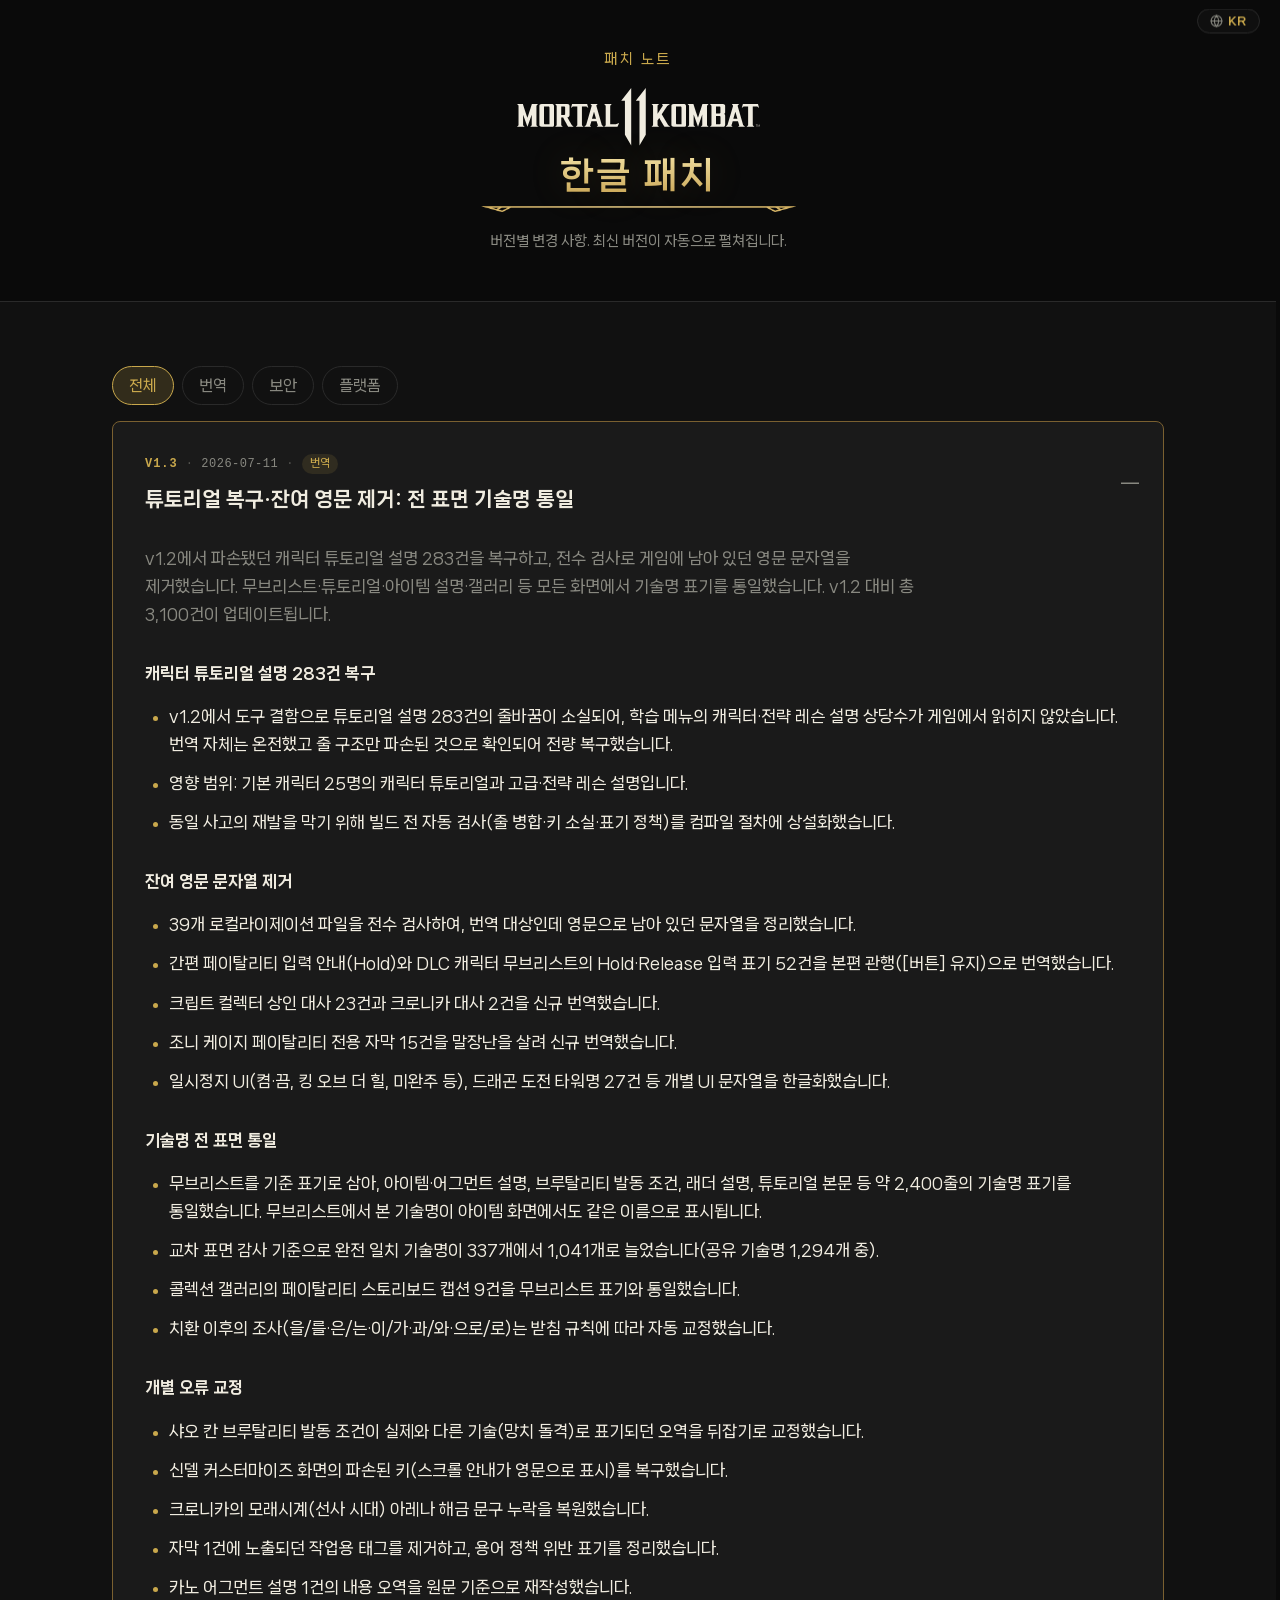
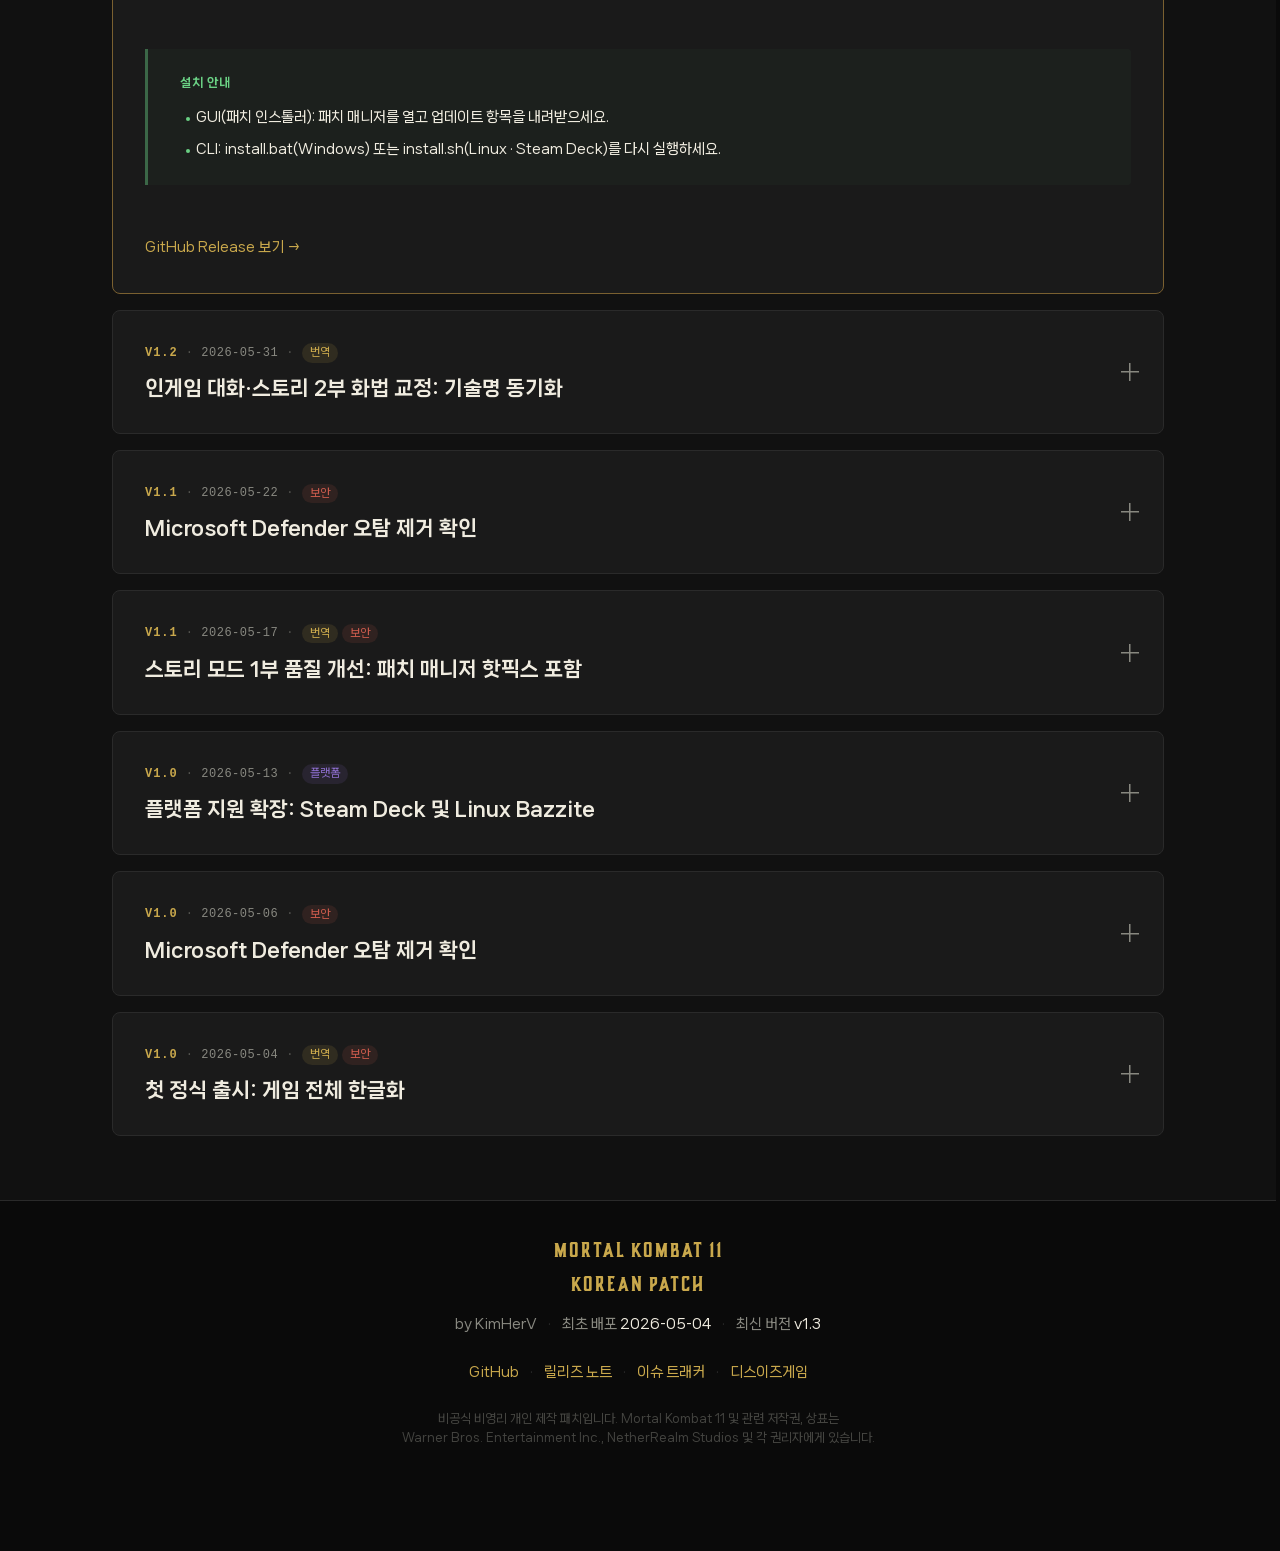
<file: landing/changelog.html>
<!DOCTYPE html>
<html lang="ko">
<head>
  <meta charset="UTF-8" />
  <meta name="viewport" content="width=device-width, initial-scale=1.0" />
  <title>패치 노트 · 모탈 컴뱃 11 한글 패치</title>
  <meta name="description" content="모탈 컴뱃 11 한글 패치 버전별 변경 사항. 번역 품질 개선, 시스템 진화, 캐릭터 어조 정밀화 기록." />
  <link rel="canonical" href="https://mk11-korean-patch.pages.dev/changelog.html" />
  <link rel="icon" type="image/png" href="assets/favicon.png" />

  <meta property="og:type" content="website" />
  <meta property="og:url" content="https://mk11-korean-patch.pages.dev/changelog.html" />
  <meta property="og:title" content="패치 노트 · 모탈 컴뱃 11 한글 패치" />
  <meta property="og:description" content="버전별 변경 사항 · 번역 품질 개선 기록" />
  <meta property="og:image" content="https://mk11-korean-patch.pages.dev/assets/og_image.jpg" />
  <meta property="og:image:width" content="1200" />
  <meta property="og:image:height" content="630" />
  <meta property="og:locale" content="ko_KR" />
  <meta property="og:site_name" content="모탈 컴뱃 11 한글 패치" />

  <meta name="twitter:card" content="summary_large_image" />
  <meta name="twitter:title" content="패치 노트 · 모탈 컴뱃 11 한글 패치" />
  <meta name="twitter:description" content="버전별 변경 사항 · 번역 품질 개선 기록" />
  <meta name="twitter:image" content="https://mk11-korean-patch.pages.dev/assets/og_image.jpg" />

  <link rel="stylesheet" href="shared/design-system.css" />
  <link rel="stylesheet" href="style.css" />
  <link rel="stylesheet" href="animations.css" />
  <script src="content.js"></script>
  <script src="data/changelog.js"></script>
  <script src="lucide.min.js"></script>
  <!-- Cloudflare Web Analytics (same token as index.html) -->
  <script defer src='https://static.cloudflareinsights.com/beacon.min.js' data-cf-beacon='{"token": "a09a14b2b63a4624a68b36b876727ebf"}'></script>
  <!-- End Cloudflare Web Analytics -->
</head>
<body class="changelog-page">

  <!-- ── Language toggle ──────────────────────────────────────── -->
  <button class="lang-toggle" id="lang-toggle-btn" aria-label="언어 변경">
    <i data-lucide="globe" aria-hidden="true"></i>
    <span id="lang-label">KR</span>
  </button>

  <!-- ── Page header (hero-mini: logo + KR brand + HUD divider) ── -->
  <header class="changelog-header">
    <div class="container">
      <div class="changelog-hero">
        <p class="hero-eyebrow changelog-eyebrow" data-i18n="changelog.heading">패치 노트</p>
        <h1 class="hero-title hero-title--mini">
          <svg class="hero-logo hero-logo--mini" xmlns="http://www.w3.org/2000/svg" viewBox="0 0 1173.68 278.52" aria-label="MORTAL KOMBAT 11" role="img" focusable="false">
            <path d="M552.33,278.52l-30.38-52.32V61.91h-17.88L552.33,0V278.52z M622.75,0l-48.3,61.91h17.88v216.47l30.42-52.17
              L622.75,0z M494.07,168.94L486,186.86c-0.26,0.54-0.8,0.89-1.4,0.88h-63.01l7.37-7.37V85.28l-7.37-7.37h36.54l-7.37,7.37v90.15
              h27.14L494.07,168.94z M419.52,187.75h-33.88l0,0l5.68-5.97l-6.3-21.35h-25.26l-6.45,21.53l5.9,5.9h-33.88l9.11-9.07l27.21-93.62
              l-6.45-7.37h35.14l-6.97,7.37l26.77,93.51l9.29,9.03L419.52,187.75z M382.21,148.26l-9.81-33.96l-9.84,33.81L382.21,148.26z
              M314.03,89.97h21.75l8.81,6.38l-4.54-16.89c-0.21-0.96-1.05-1.65-2.03-1.66h-70.46c-0.98,0.01-1.82,0.7-2.03,1.66l-4.54,16.89
              l8.81-6.38h21.75v90.3l-7.37,7.37h37.2l-7.37-7.37V89.97z M264.66,178.79l9.29,8.96h-26.22c-3.69-5.75-24.85-45.17-24.85-45.17H214
              c0,0,0,37.53,0,37.79l7.37,7.37H184.5l7.37-7.37c0-0.26,0-95.13,0-95.13l-7.37-7.37h58.55c8.74,0,11.06,4.87,11.06,8.78v45.09
              c-0.41,5.63-5.12,9.97-10.77,9.92C243.68,142.43,264.66,178.79,264.66,178.79z M232.8,93.69c-0.09-2.14-1.89-3.8-4.02-3.71
              c-0.11,0-0.22,0.01-0.33,0.03l-14.6-0.04v40.15h15.41c3.02,0,3.39-1.66,3.39-2.95L232.8,93.69z M178.82,86.57v92.99
              c0,4.57-2.62,8.19-11.98,8.19H119.5c-6.01,0-11.28-2.99-11.28-8.22V86.57c0-4.5,1.99-8.78,11.87-8.78h47.31
              C173.99,77.8,178.82,80.67,178.82,86.57z M157.11,175.43V96.86c0-4.65-1.92-6.89-4.5-6.89h-22.12v79.01c0,4.09,2.06,6.45,4.42,6.45
              H157.11z M101.43,187.67L101.43,187.67l-7.37-7.37c0-0.26,0-92.18,0-95.05l0,0l7.37-7.37H72.45c-0.51,0-0.95,0.35-1.07,0.85
              c-1.84,7.6-20.87,65.45-20.87,65.45S30.75,86.06,28.8,78.42c-0.12-0.41-0.49-0.7-0.92-0.7H0l7.37,7.37l0,0c0,5.49,0,94.91,0,95.2
              L0,187.67h36.87l-7.37-7.37c0-0.33,0-51.25,0-51.25l20.98,58.63l20.76-58.63c0,0,0,51.07,0,51.32l-7.37,7.37h37.57V187.67z
              M1140.2,89.97h21.75l8.81,6.38l-4.54-16.89c-0.21-0.96-1.05-1.65-2.03-1.66h-70.46c-0.98,0.01-1.82,0.7-2.03,1.66l-4.54,16.89
              l8.81-6.38h21.75v90.3l-7.37,7.37h37.35l-7.37-7.37L1140.2,89.97z M1103.11,187.71h-33.85l5.68-5.97l-6.3-21.39h-25.29l-6.42,21.53
              l5.9,5.9h-34l9.11-9.07l27.21-93.47l-6.42-7.37h35.14l-6.97,7.37l26.77,93.47l9.29,9.03L1103.11,187.71z M1065.8,148.22l-9.7-33.92
              l-9.84,33.81L1065.8,148.22z M1000.31,126.1c1.59,0,6.3,2.4,6.3,6.3v45.35c0.13,5.39-4.14,9.87-9.54,10
              c-0.21,0-0.43,0-0.64-0.01h-63.31l7.37-7.37V85.28l0,0l-7.37-7.37h63.34c4.98,0.04,9.22,3.62,10.1,8.52v32.04
              c-0.31,3.63-2.79,6.71-6.27,7.78V126.1z M980.11,89.82h-17.77V123h17.22c2.13,0.19,4.01-1.39,4.19-3.52
              c0-0.06,0.01-0.11,0.01-0.17v-25.4c0.04-2.84-1.18-3.95-3.65-3.95L980.11,89.82z M984.13,139.11c-0.05-2.28-1.94-4.09-4.22-4.04
              c-0.12,0-0.24,0.01-0.36,0.02h-17.22v40.34h18.18c2.04,0,3.69-1.65,3.69-3.69L984.13,139.11z M926.28,187.75L926.28,187.75
              l-7.37-7.37c0,0,0-92.18,0-95.09l0,0l7.37-7.37h-28.94c-0.51-0.02-0.97,0.32-1.11,0.81c-1.81,7.6-20.87,65.45-20.87,65.45
              s-19.95-58.04-21.72-65.67c-0.13-0.42-0.52-0.7-0.96-0.7h-27.84l7.37,7.37l0,0l0,0l0,0c0,5.35,0,95.05,0,95.05l-7.37,7.37h36.87
              l-7.37-7.37v-51.62l21.09,59.25l20.54-59.36v51.62l-7.37,7.37h37.72L926.28,187.75z M817.32,86.57v92.99
              c0,4.57-2.62,8.19-11.98,8.19H758c-6.01,0-11.28-2.99-11.28-8.22V86.57c0-4.5,1.95-8.78,11.87-8.78h47.27
              C812.45,77.8,817.32,80.67,817.32,86.57z M795.57,175.43V96.86c0-4.65-1.88-6.89-4.46-6.89h-22.12v79.01
              c0,4.09,2.06,6.45,4.42,6.45H795.57z M726.36,86.57l13.46-8.78h-38.83l4.83,7.37l-26.14,39.67V85.17l7.37-7.37h-36.39l7.37,7.37
              v95.13l-7.37,7.37h36.43l-7.37-7.37v-22.97l8.26-12.5c0,0,21.46,36.21,25.37,42.92h27.51l-10.14-9.07L700,126.65L726.36,86.57z
              M1155.06,177.98h3.13v9.81h1.18v-9.81h3.13v-1h-7.37L1155.06,177.98z M1169.22,184.65l-3.69-7.74h-1.14v11.06h1.14v-8.44
              l3.02,6.56h1l2.99-6.56v8.26h1.14v-10.8h-1.14L1169.22,184.65z"/>
          </svg>
          <span class="hero-title-kr hero-title-kr--mini" data-i18n="hero.title_kr">한글 패치</span>
        </h1>
        <img class="hero-divider hero-divider--mini" src="assets/img_hud_arrow.png" alt="" aria-hidden="true" />
        <p class="changelog-sub" data-i18n="changelog.sub">버전별 변경 사항. 최신 버전이 자동으로 펼쳐집니다.</p>
      </div>
    </div>
  </header>

  <!-- ── Filter chips + version list ──────────────────────── -->
  <main class="changelog-main">
    <div class="container">
      <div id="changelog-filter" class="changelog-filter"></div>
      <div id="changelog-list" class="changelog-list">
        <p class="changelog-loading" data-i18n="changelog.loading"></p>
      </div>
    </div>
  </main>

  <!-- ── Footer (identical to landing) ────────────────────── -->
  <footer class="footer">
    <div class="container">
      <p class="footer-title" data-i18n="footer.title"></p>
      <p class="footer-byline">
        <span data-i18n="footer.credit"></span>
        <span class="footer-sep">·</span>
        <span class="footer-byline-pair"><span data-i18n="footer.first_release_label"></span>&nbsp;<span class="footer-meta-value">2026-05-04</span></span>
        <span class="footer-sep">·</span>
        <span class="footer-byline-pair"><span data-i18n="footer.latest_version_label"></span>&nbsp;<span class="footer-meta-value" id="footer-version">v1.3</span></span>
      </p>
      <p class="footer-links">
        <a href="https://github.com/KimHerV/mk11-korean-patch" target="_blank" rel="noopener">GitHub</a>
        <span class="footer-sep">·</span>
        <a href="https://github.com/KimHerV/mk11-korean-patch/releases" target="_blank" rel="noopener" data-i18n="footer.release_notes"></a>
        <span class="footer-sep">·</span>
        <a href="https://github.com/KimHerV/mk11-korean-patch/issues" target="_blank" rel="noopener" data-i18n="footer.issue_tracker"></a>
        <span class="footer-sep">·</span>
        <a href="https://www.thisisgame.com/articles/422569" target="_blank" rel="noopener" data-i18n="footer.press"></a>
      </p>
      <p class="footer-legal" data-i18n="footer.legal"></p>
    </div>
  </footer>

  <script src="changelog.js"></script>
  <script>
    if (window.lucide) window.lucide.createIcons();
    document.addEventListener('mousemove', function (e) {
      var card = e.target.closest('.reveal');
      if (!card) return;
      var r = card.getBoundingClientRect();
      card.style.setProperty('--x', (e.clientX - r.left) + 'px');
      card.style.setProperty('--y', (e.clientY - r.top) + 'px');
    });
  </script>
</body>
</html>
</file>
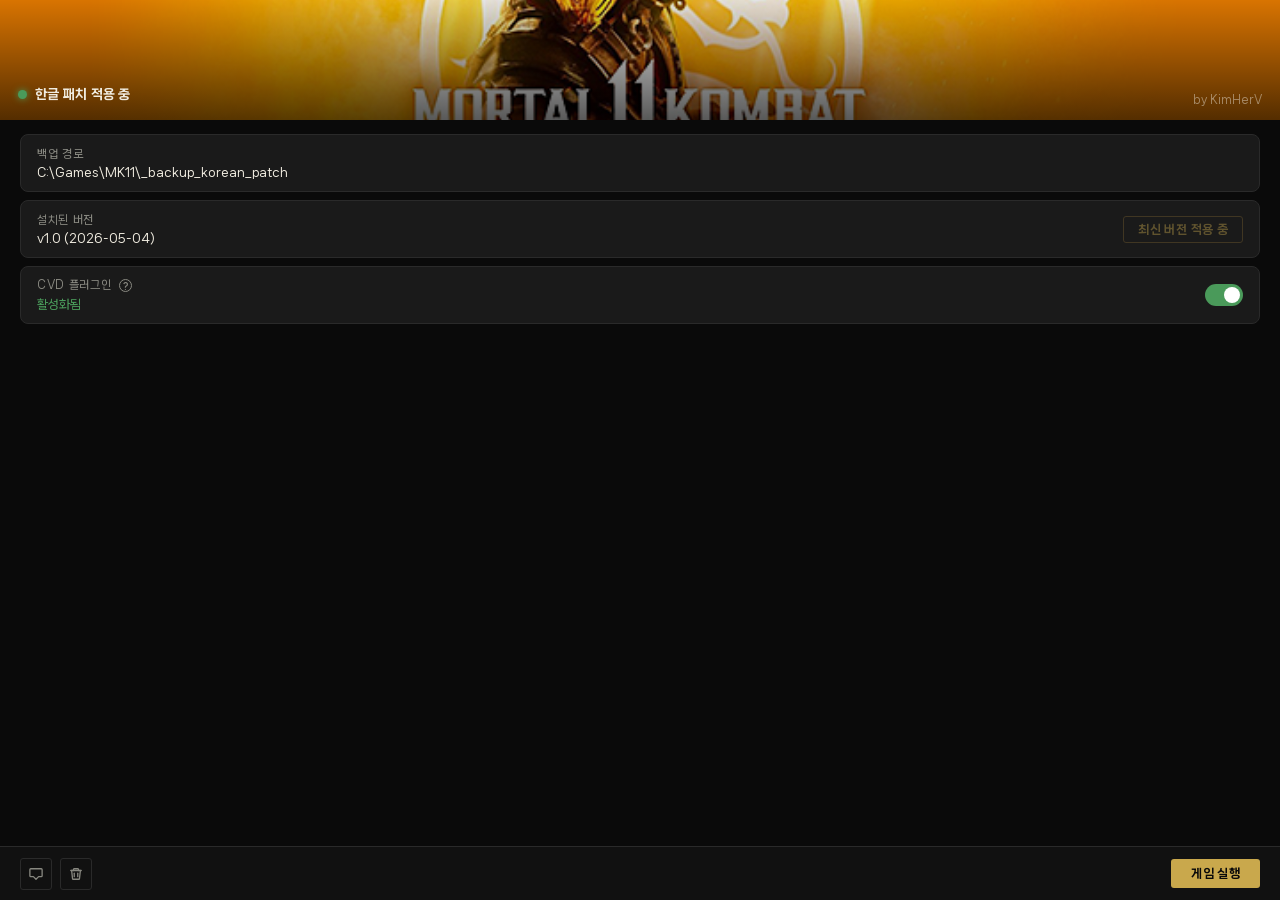
<file: manager/gui/app.html>
<!DOCTYPE html>
<html lang="ko">
<head>
  <meta charset="UTF-8" />
  <title>Mortal Kombat 11 Korean Patch Manager</title>
  <link rel="stylesheet" href="design-system.css" />
  <style>
    @font-face {
      font-family: 'NanumSquare Neo';
      src: url('kor.woff2') format('woff2');
      font-weight: 100 900;
      font-style: normal;
    }

    *, *::before, *::after { box-sizing: border-box; margin: 0; padding: 0; }

    body {
      font-family: var(--font-ui);
      background: var(--bg);
      color: var(--text);
      height: 100vh;
      display: flex;
      flex-direction: column;
      user-select: none;
      -webkit-user-select: none;
      overflow: hidden;
      transition: opacity .25s ease;
    }
    body.refreshing { opacity: 0; }

    /* ── Hero ── */
    .hero {
      position: relative;
      height: 120px;
      flex-shrink: 0;
      overflow: hidden;
    }
    .hero-img {
      width: 100%; height: 100%;
      object-fit: cover; object-position: center;
      display: block;
    }
    .hero-overlay {
      position: absolute; inset: 0;
      background: linear-gradient(to bottom, rgba(0,0,0,0.1) 0%, rgba(0,0,0,0.65) 100%);
    }
    .hero-content {
      position: absolute; inset: 0;
      display: flex; align-items: flex-end;
      justify-content: space-between;
      padding: 14px 18px;
    }
    .hero-left { display: flex; flex-direction: column; gap: 5px; }
    .status-badge { display: flex; align-items: center; gap: 8px; }
    .status-dot {
      width: 9px; height: 9px; border-radius: 50%;
      flex-shrink: 0; background: var(--text-muted);
    }
    .status-dot.patched { background: var(--success); box-shadow: 0 0 7px var(--success); }
    .status-dot.broken  { background: var(--danger);  box-shadow: 0 0 7px var(--danger);  }
    .status-dot.warning { background: var(--warning); box-shadow: 0 0 7px var(--warning); }
    .status-dot.loading { animation: pulse 1.2s ease-in-out infinite; }
    @keyframes pulse { 0%,100% { opacity:.4; } 50% { opacity:1; } }

    .status-label  { font-size: 13px; font-weight: 700; color: var(--text); letter-spacing: .02em; }
    .status-reason { font-size: 11px; color: rgba(240,236,224,.65); line-height: 1.5; max-width: 340px; }
    .status-reason strong { color: var(--text); }
    .hint-path { font-family: 'Consolas', monospace; font-size: 10px; color: rgba(201,168,76,.7); }
    .hero-credit { font-size: 11px; color: rgba(240,236,224,.45); align-self: flex-end; }

    /* ── Info cards ── */
    .info-section {
      display: flex;
      flex-direction: column;
      gap: 8px;
      padding: 14px 20px;
    }
    .info-card {
      display: flex;
      flex-direction: row;
      align-items: center;
      gap: 12px;
      padding: 12px 16px;
      background: var(--surface-raised);
      border: 1px solid var(--border);
      border-radius: var(--radius-lg);
      transition: border-color .2s;
      min-width: 0;
    }
    .card-body {
      display: flex;
      flex-direction: column;
      gap: 6px;
      flex: 1;
      min-width: 0;
    }
    .card-action {
      flex-shrink: 0;
      display: flex;
      align-items: center;
      gap: 10px;
    }

    /* ── Toggle switch ── */
    .toggle {
      position: relative;
      display: inline-block;
      width: 38px; height: 22px;
      flex-shrink: 0;
    }
    .toggle input { opacity: 0; width: 0; height: 0; position: absolute; }
    .toggle-slider {
      position: absolute; inset: 0;
      background: var(--border);
      border-radius: 11px;
      cursor: pointer;
      transition: background .2s;
    }
    .toggle-slider::before {
      content: '';
      position: absolute;
      width: 16px; height: 16px;
      left: 3px; top: 3px;
      background: #fff;
      border-radius: 50%;
      transition: transform .2s, box-shadow .2s;
    }
    .toggle input:checked + .toggle-slider { background: var(--success); }
    .toggle input:checked + .toggle-slider::before { transform: translateX(16px); }
    .toggle input:disabled + .toggle-slider { opacity: .4; cursor: not-allowed; }
    .help-icon {
      display: inline-flex; align-items: center; justify-content: center;
      width: 13px; height: 13px; border-radius: 50%;
      border: 1px solid var(--text-muted); color: var(--text-muted);
      font-size: 9px; font-weight: 700; cursor: default;
      margin-left: 4px; vertical-align: middle;
      position: relative; flex-shrink: 0;
    }
    .help-icon::after {
      content: attr(data-tip);
      position: absolute;
      bottom: calc(100% + 8px); left: 50%;
      transform: translateX(-50%);
      background: var(--surface-raised); border: 1px solid var(--border);
      border-radius: 4px; padding: 7px 10px;
      font-size: 11px; color: var(--text-muted);
      width: 210px; white-space: normal; line-height: 1.55;
      pointer-events: none; opacity: 0; transition: opacity .15s;
      z-index: 200; font-family: var(--font-ui); font-weight: 400;
    }
    .help-icon:hover::after { opacity: 1; }
    .help-icon--warn {
      border-color: var(--danger);
      color: var(--danger);
      animation: helpPulse 2s ease-in-out infinite;
    }
    .help-icon--warn::after {
      width: 240px;
      bottom: auto; top: calc(100% + 8px);
      border-color: var(--danger);
    }
    @keyframes helpPulse {
      0%, 100% { box-shadow: 0 0 0 0 rgba(204, 51, 51, .4); }
      50%      { box-shadow: 0 0 0 4px rgba(204, 51, 51, 0); }
    }
    .btn--warn {
      border-color: var(--danger);
      color: var(--danger);
    }
    .btn--warn:hover {
      background: rgba(204, 51, 51, .1);
    }

    .info-card:hover { border-color: var(--gold-dim); }
    .info-card--clickable { cursor: pointer; }
    .info-card--clickable:hover .card-label { color: var(--gold-dim); }
    .card-open-hint {
      display: inline-flex; align-items: center;
      margin-left: 5px; opacity: 0;
      transition: opacity .15s;
      vertical-align: middle;
      color: var(--gold-dim);
    }
    .info-card--clickable:hover .card-open-hint { opacity: 1; }

    .card-label {
      font-size: 11px; color: var(--text-muted);
      letter-spacing: .06em; flex-shrink: 0;
    }
    .card-value {
      font-size: 12px; color: var(--text);
      overflow: hidden; text-overflow: ellipsis;
      white-space: nowrap; flex: 1; min-width: 0;
    }
    .card-value.ok     { color: var(--success); }
    .card-value.update { color: var(--gold); }
    .card-value.error  { color: var(--danger); }


    /* ── Buttons ── */
    .btn          { border-radius: 3px; flex-shrink: 0; }
    .btn:disabled { opacity: .4; }
    .btn-sm     { font-size: 12px; padding: 6px 14px; }
    .btn-launch { font-size: 12px; padding: 8px 20px; }

    /* ── Icon buttons ── */
    .icon-btn {
      position: relative;
      width: 32px; height: 32px;
      display: inline-flex; align-items: center; justify-content: center;
      background: transparent;
      border: 1px solid var(--border);
      border-radius: 3px;
      cursor: pointer; color: var(--text-muted); flex-shrink: 0;
      transition: border-color .2s, color .2s;
      -webkit-appearance: none; appearance: none;
    }
    .icon-btn svg { width: 14px; height: 14px; }
    .icon-btn:hover { border-color: var(--gold-dim); color: var(--gold); }
    .icon-btn.destructive:hover { border-color: var(--danger); color: var(--danger); }
    .icon-btn.destructive.armed {
      border-color: var(--danger); color: var(--danger);
      animation: armed-pulse 1s ease-in-out infinite;
    }
    @keyframes armed-pulse { 0%,100% { opacity:1; } 50% { opacity:.6; } }
    .icon-btn::after {
      content: attr(data-tooltip);
      position: absolute;
      bottom: calc(100% + 8px); left: 50%;
      transform: translateX(-50%);
      background: var(--surface-raised);
      border: 1px solid var(--border);
      border-radius: 3px;
      padding: 5px 10px;
      font-size: 11px; color: var(--text-muted);
      white-space: nowrap; pointer-events: none;
      opacity: 0; transition: opacity .15s;
      z-index: 100; font-family: var(--font-ui);
    }
    .icon-btn:hover::after { opacity: 1; }

    /* ── Footer ── */
    .footer {
      height: 54px;
      background: var(--surface);
      border-top: 1px solid var(--border);
      padding: 0 20px;
      display: flex; align-items: center; gap: 8px;
      flex-shrink: 0;
    }
    .footer-left  { display: flex; gap: 8px; margin-right: auto; }
    .footer-right { display: flex; gap: 8px; }

    /* ── Update modal ── */
    .update-modal {
      position: fixed; inset: 0;
      background: rgba(10,10,10,.88);
      backdrop-filter: blur(4px);
      -webkit-backdrop-filter: blur(4px);
      display: flex; align-items: center; justify-content: center;
      z-index: 500;
      opacity: 0; pointer-events: none;
      transition: opacity .2s;
    }
    .update-modal.visible { opacity: 1; pointer-events: all; }
    .update-dialog {
      background: var(--surface);
      border: 1px solid var(--border);
      border-radius: var(--radius-lg);
      padding: 22px 24px;
      width: 310px;
      display: flex; flex-direction: column; gap: 12px;
    }
    .update-dialog-title {
      font-size: 13px; font-weight: 700; color: var(--text);
    }
    .update-dialog-status { font-size: 12px; color: var(--text-muted); }
    .update-bar-bg {
      height: 3px; background: var(--border);
      border-radius: 2px; overflow: hidden;
    }
    .update-bar-fill {
      height: 100%; background: var(--gold);
      border-radius: 2px; width: 0%;
      transition: width .35s ease;
    }
    .update-pct { font-size: 11px; color: var(--gold); text-align: right; }

    /* ── Floating Toast ── */
    .toast {
      position: fixed;
      top: 16px; left: 50%;
      transform: translateX(-50%) translateY(-8px);
      background: var(--surface-raised);
      border: 1px solid var(--border);
      border-radius: 4px;
      padding: 9px 16px;
      font-size: 12px; color: var(--text);
      pointer-events: none; opacity: 0;
      transition: opacity .22s, transform .22s;
      z-index: 600;
      max-width: 380px;
      width: max-content;
      white-space: normal;
      word-break: keep-all;
      line-height: 1.55;
      text-align: center;
    }
    .toast.visible { opacity: 1; transform: translateX(-50%) translateY(0); }
    .toast.ok    { color: var(--success); border-color: rgba(74,154,90,.4); }
    .toast.error { color: var(--danger);  border-color: rgba(204,51,51,.4); }
  </style>
  <script src="lucide.min.js"></script>
</head>
<body>

  <!-- Hero -->
  <div class="hero">
    <img class="hero-img" src="banner.png" alt="" />
    <div class="hero-overlay"></div>
    <div class="hero-content">
      <div class="hero-left">
        <div class="status-badge">
          <div class="status-dot loading" id="dot"></div>
          <span class="status-label" id="status-label">상태 확인 중...</span>
        </div>
        <p class="status-reason" id="status-reason"></p>
      </div>
      <span class="hero-credit">by KimHerV</span>
    </div>
  </div>

  <!-- Info cards -->
  <div class="info-section">

    <!-- Card 1: 백업 경로 (클릭 시 폴더 열기) -->
    <div class="info-card info-card--clickable" id="card-backup" onclick="openExplorer()">
      <div class="card-body">
        <span class="card-label">백업 경로<span class="card-open-hint"><svg width="10" height="10" viewBox="0 0 12 12" fill="none" stroke="currentColor" stroke-width="1.5" stroke-linecap="round" stroke-linejoin="round"><path d="M5 2H2a1 1 0 0 0-1 1v7a1 1 0 0 0 1 1h7a1 1 0 0 0 1-1V7"/><path d="M8 1h3v3"/><path d="M11 1L6 6"/></svg></span></span>
        <span class="card-value" id="backup-path">—</span>
      </div>
    </div>

    <!-- Card 2: 버전 -->
    <div class="info-card" id="card-version">
      <div class="card-body">
        <span class="card-label">설치된 버전</span>
        <span class="card-value" id="installed-ver">—</span>
      </div>
      <div class="card-action">
        <span class="help-icon help-icon--warn" id="version-help" data-tip="" style="display:none">!</span>
        <button class="btn btn-outline btn-sm" id="btn-update-install"
                onclick="startUpdate()" disabled>확인 중...</button>
      </div>
    </div>

    <!-- Card 3: CVD 플러그인 -->
    <div class="info-card">
      <div class="card-body">
        <span class="card-label">
          CVD 플러그인
          <span class="help-icon" data-tip="게임 파일 무결성 검사를 우회하는 플러그인입니다. 비활성화하면 한글 패치가 작동하지 않습니다. 켜기/끄기 변경 시 게임을 먼저 종료하세요. 관리자 권한으로 실행해야 합니다.">?</span>
        </span>
        <span class="card-value" id="cvd-value">확인 중...</span>
      </div>
      <div class="card-action">
        <label class="toggle">
          <input type="checkbox" id="cvd-toggle" onchange="toggleCvd()" disabled>
          <span class="toggle-slider"></span>
        </label>
      </div>
    </div>

  </div>

  <div style="flex:1"></div>

  <!-- Footer -->
  <div class="footer">
    <div class="footer-left">
      <button class="icon-btn" data-tooltip="피드백 보내기" onclick="openFeedback()">
        <svg viewBox="0 0 16 16" fill="none" stroke="currentColor" stroke-width="1.5" stroke-linecap="round" stroke-linejoin="round">
          <path d="M14 2H2a1 1 0 0 0-1 1v7a1 1 0 0 0 1 1h3l3 3 3-3h3a1 1 0 0 0 1-1V3a1 1 0 0 0-1-1z"/>
        </svg>
      </button>
      <button class="icon-btn destructive" id="btn-uninstall"
              data-tooltip="패치 언인스톨" onclick="onUninstallClick()">
        <svg viewBox="0 0 16 16" fill="none" stroke="currentColor" stroke-width="1.5" stroke-linecap="round" stroke-linejoin="round">
          <path d="M2 4h12"/>
          <path d="M5 4V3a1 1 0 0 1 1-1h4a1 1 0 0 1 1 1v1"/>
          <path d="M3 4l1 9a1 1 0 0 0 1 1h6a1 1 0 0 0 1-1l1-9"/>
          <line x1="6" y1="7" x2="6" y2="11"/>
          <line x1="10" y1="7" x2="10" y2="11"/>
        </svg>
      </button>
    </div>
    <div class="footer-right">
      <button class="btn btn-gold btn-launch" id="btn-launch" onclick="launchGame()" disabled>게임 실행</button>
    </div>
  </div>

  <!-- Update progress modal -->
  <div class="update-modal" id="update-modal">
    <div class="update-dialog">
      <div class="update-dialog-title">업데이트 설치</div>
      <div class="update-dialog-status" id="update-status">준비 중...</div>
      <div class="update-bar-bg">
        <div class="update-bar-fill" id="update-bar"></div>
      </div>
      <div class="update-pct" id="update-pct">0%</div>
    </div>
  </div>

  <!-- Toast -->
  <div class="toast" id="toast"></div>

  <script>
    // ── Dev mock (브라우저 직접 열기용, pywebview 없을 때만 활성) ──
    if (typeof window.pywebview === 'undefined') {
      window.pywebview = { api: {
        get_status: async () => ({ state: 'PATCHED', game_path: 'C:\\Games\\MK11', backup_dir: 'C:\\Games\\MK11\\_backup_korean_patch', installed_version: '1.0', installed_version_display: 'v1.0 (2026-05-04)' }),
        check_update: async () => ({ ok: true, update_available: false, asset_urls: [] }),
        apply_update: async (j) => { setTimeout(() => { onUpdateProgress(50, '다운로드 중...'); }, 300); setTimeout(() => onUpdateDone(true), 1200); },
        launch_game: async () => { alert('[DEV] 게임 실행'); return { ok: true }; },
        open_in_explorer: async (p) => { alert('[DEV] 탐색기: ' + p); },
        open_feedback_page: async () => { alert('[DEV] 피드백 페이지'); },
        do_uninstall: async () => { alert('[DEV] 언인스톨러 실행 후 창 닫힘'); },
        open_release_page: async (url) => { alert('[DEV] 릴리즈 페이지: ' + url); },
        get_cvd_status: async () => ({ state: 'enabled' }),
        set_cvd_enabled: async (enable) => { return { ok: true }; },
      }};
      document.addEventListener('DOMContentLoaded', () => setTimeout(() => window.dispatchEvent(new Event('pywebviewready')), 80));
    }

    let _backupDir       = '';
    let _gamePath        = '';
    let _updateInfo      = null;
    let _toastTimer      = null;
    let _uninstallArmed  = false;
    let _uninstallTimer  = null;
    let _cvdState        = 'unknown';
    let _patchState      = '';

    window.addEventListener('pywebviewready', async () => {
      await loadStatus();
      await loadCvdStatus();
      equalizeCards();
      loadLatestVersion();
    });

    /* ── Toast ── */
    function toast(text, cls) {
      const el = document.getElementById('toast');
      clearTimeout(_toastTimer);
      el.textContent = text;
      el.className   = 'toast' + (cls ? ' ' + cls : '') + ' visible';
      _toastTimer    = setTimeout(() => el.classList.remove('visible'), 3000);
    }

    /* ── Card height equalizer ── */
    function equalizeCards() {
      const cards = [...document.querySelectorAll('.info-card')];
      cards.forEach(c => c.style.minHeight = '');
      const max = Math.max(...cards.map(c => c.offsetHeight));
      cards.forEach(c => c.style.minHeight = max + 'px');
    }

    /* ── CVD ── */
    async function loadCvdStatus() {
      try {
        const c = await window.pywebview.api.get_cvd_status();
        _cvdState = c.state;
        updateCvdCard(c);
        updateStatusLabel();
      } catch (e) {}
    }

    function updateCvdCard(c) {
      const val      = document.getElementById('cvd-value');
      const checkbox = document.getElementById('cvd-toggle');
      if (c.state === 'enabled') {
        val.textContent = '활성화됨'; val.className = 'card-value ok';
        checkbox.checked = true;  checkbox.disabled = false;
      } else if (c.state === 'disabled') {
        val.textContent = '비활성화됨'; val.className = 'card-value error';
        checkbox.checked = false; checkbox.disabled = false;
      } else if (c.state === 'not_installed') {
        val.textContent = '미설치'; val.className = 'card-value';
        checkbox.checked = false; checkbox.disabled = true;
      } else if (c.state === 'partial') {
        val.textContent = `일부 활성 (${c.enabled}/${c.enabled + c.disabled})`;
        val.className = 'card-value update';
        checkbox.checked = c.enabled >= c.disabled; checkbox.disabled = false;
      }
    }

    function updateStatusLabel() {
      if (_patchState !== 'PATCHED') return;
      const label = document.getElementById('status-label');
      label.textContent = _cvdState === 'disabled'
        ? '한글 패치 적용 중 (플러그인 꺼짐)'
        : '한글 패치 적용 중';
    }

    async function toggleCvd() {
      const checkbox = document.getElementById('cvd-toggle');
      const enable   = checkbox.checked;
      checkbox.disabled = true;
      const r = await window.pywebview.api.set_cvd_enabled(enable);
      if (r.ok) {
        await loadCvdStatus();
        equalizeCards();
      } else {
        toast(r.error || '변경 실패', 'error');
        checkbox.checked  = !enable;
        checkbox.disabled = false;
      }
    }

    /* ── Status ── */
    async function loadStatus() {
      let s;
      try { s = await window.pywebview.api.get_status(); }
      catch (e) { document.getElementById('status-label').textContent = '오류'; return; }
      if (!s) return;

      _gamePath  = s.game_path  || '';
      _backupDir = s.backup_dir || '';

      document.getElementById('backup-path').textContent   = _backupDir || '—';
      document.getElementById('installed-ver').textContent = s.installed_version_display || s.installed_version || '—';
      document.getElementById('btn-launch').disabled       = !_gamePath;
      const cardBackup = document.getElementById('card-backup');
      cardBackup.classList.toggle('info-card--clickable', !!_backupDir);
      cardBackup.style.cursor = _backupDir ? 'pointer' : 'default';

      const dot    = document.getElementById('dot');
      const label  = document.getElementById('status-label');
      const reason = document.getElementById('status-reason');
      dot.className = 'status-dot';

      // 버전 카드 경고 표시 리셋 (상태 재진입 시 깨끗한 상태에서 시작)
      const versionHelpReset = document.getElementById('version-help');
      if (versionHelpReset) versionHelpReset.style.display = 'none';
      const updateBtnReset = document.getElementById('btn-update-install');
      if (updateBtnReset) updateBtnReset.classList.remove('btn--warn');

      if (s.state === 'PATCHED') {
        dot.classList.add('patched');
        reason.textContent = '';
        _patchState = 'PATCHED';
        updateStatusLabel();
      } else if (s.state === 'BROKEN') {
        dot.classList.add('broken');
        label.textContent  = '패치가 감지되지 않습니다';
        reason.textContent = s.reason || '';
      } else if (s.state === 'GAME_PATH_INVALID') {
        dot.classList.add('warning');
        label.textContent = '게임 경로를 확인할 수 없습니다';
        reason.innerHTML  =
          'MK11이 설치된 <strong>최상위 게임 폴더</strong>를 선택하세요.<br>' +
          '<span class="hint-path">Steam : steamapps/common/Mortal Kombat 11</span>';
      } else if (s.state === 'BACKUP_MISSING') {
        dot.classList.add('broken');
        label.textContent  = '패치 파일 없음';
        reason.textContent = '인스톨러를 다시 실행하여 패치를 적용하세요.';
      } else if (s.state === 'OVERWRITTEN') {
        dot.classList.add('broken');
        label.textContent  = '번역 파일이 변경됨';
        reason.textContent = '';
        _patchState = 'OVERWRITTEN';

        // 버전 카드: 경고 표시
        const helpIcon = document.getElementById('version-help');
        if (helpIcon) {
          helpIcon.setAttribute('data-tip', s.reason || '게임 폴더의 번역 파일이 변경되었습니다. 인스톨러를 다시 실행해 주세요.');
          helpIcon.style.display = '';
        }
        const updateBtn = document.getElementById('btn-update-install');
        if (updateBtn) {
          updateBtn.textContent = '재설치 필요';
          updateBtn.classList.add('btn--warn');
          updateBtn.disabled = true;
        }
      }

      equalizeCards();
    }

    /* ── Latest version ── */
    async function loadLatestVersion() {
      // OVERWRITTEN 상태에서는 "재설치 필요" 메시지 유지
      if (_patchState === 'OVERWRITTEN') return;

      const btn = document.getElementById('btn-update-install');
      btn.textContent = '확인 중...';
      btn.className   = 'btn btn-outline btn-sm';
      btn.disabled    = true;
      try {
        const u = await window.pywebview.api.check_update();
        if (_patchState === 'OVERWRITTEN') return;
        if (!u.ok) {
          btn.textContent = '확인 실패';
          return;
        }
        if (u.update_available) {
          _updateInfo = { version: u.latest_version, date: u.published_at, urls: u.asset_urls };
          btn.textContent = '업데이트 설치';
          btn.className   = 'btn btn-gold btn-sm';
          btn.disabled    = false;
        } else {
          btn.textContent = '최신 버전 적용 중';
          btn.className   = 'btn btn-outline btn-sm';
          btn.disabled    = true;
        }
      } catch (e) {
        btn.textContent = '확인 실패';
      }
    }

    /* ── Update flow ── */
    function startUpdate() {
      document.getElementById('update-modal').classList.add('visible');
      document.getElementById('update-status').textContent = '준비 중...';
      document.getElementById('update-bar').style.width    = '0%';
      document.getElementById('update-pct').textContent    = '0%';
      window.pywebview.api.apply_update(JSON.stringify(_updateInfo));
    }

    function onUpdateProgress(pct, msg) {
      document.getElementById('update-status').textContent = msg;
      document.getElementById('update-bar').style.width    = pct + '%';
      document.getElementById('update-pct').textContent    = pct + '%';
    }

    function onUpdateDone(ok, errMsg) {
      document.getElementById('update-modal').classList.remove('visible');
      if (ok) {
        toast('업데이트가 완료됐습니다.', 'ok');
        refreshAll();
      } else {
        const btn = document.getElementById('btn-update-install');
        btn.textContent = '업데이트 설치';
        btn.className   = 'btn btn-gold btn-sm';
        btn.disabled    = false;
        toast(errMsg || '업데이트 실패', 'error');
      }
    }

    /* ── Refresh ── */
    async function refreshAll() {
      document.body.classList.add('refreshing');
      await new Promise(r => setTimeout(r, 280));
      await Promise.all([loadStatus(), loadLatestVersion()]);
      await new Promise(r => setTimeout(r, 40));
      document.body.classList.remove('refreshing');
    }

    /* ── Game launch ── */
    async function launchGame() {
      const r = await window.pywebview.api.launch_game();
      if (!r.ok) toast(r.error || '실행 실패', 'error');
    }

    /* ── Explorer ── */
    function openExplorer() {
      if (_backupDir) window.pywebview.api.open_in_explorer(_backupDir);
    }

    /* ── Feedback ── */
    function openFeedback() {
      window.pywebview.api.open_feedback_page();
    }

    /* ── Uninstall ── */
    function onUninstallClick() {
      const btn = document.getElementById('btn-uninstall');
      if (!_uninstallArmed) {
        _uninstallArmed = true;
        btn.classList.add('armed');
        btn.setAttribute('data-tooltip', '한 번 더 클릭하여 확인');
        _uninstallTimer = setTimeout(() => {
          _uninstallArmed = false;
          btn.classList.remove('armed');
          btn.setAttribute('data-tooltip', '패치 언인스톨');
        }, 3000);
        return;
      }
      clearTimeout(_uninstallTimer);
      btn.classList.remove('armed');
      btn.setAttribute('data-tooltip', '패치 언인스톨');
      _uninstallArmed = false;
      window.pywebview.api.do_uninstall();
    }

    function onUninstallError(msg) {
      toast(msg || '언인스톨러를 찾을 수 없습니다.', 'error');
    }
  </script>
<script>lucide.createIcons();</script>
</body>
</html>
</file>
<file: landing/style.css>
@import '../shared/design-system.css';

/* ── Fonts ─────────────────────────────────────────────────── */
@font-face {
  font-family: 'NanumSquare Neo';
  src: url('assets/fonts/kor.woff2') format('woff2');
  font-weight: 100 900;
  font-style: normal;
  font-display: swap;
}


@font-face {
  font-family: 'Kombat11';
  src: url('assets/fonts/eng.ttf') format('truetype');
  font-weight: 400;
  font-style: normal;
  font-display: swap;
  font-synthesis: none;
}

/* ── Design tokens ─────────────────────────────────────────── */
/* Tokens are now in shared/design-system.css (imported above).
   Landing-specific overrides only: */
:root {
  --color-text-secondary: #888880; /* keep explicit for legacy refs */
  /* Scrim system: same black base (#0a0a0a). Only alpha/stops vary per context. */
  --scrim-base: 10, 10, 10;
}

/* Kombat11: single Regular weight. Synthesized bold disabled. */
[style*="Kombat11"],
.hero-title, .hero-eyebrow,
.stat-number, .stat-label,
.section-title,
.carousel-counter,
.about-date,
.footer-title {
  font-synthesis: none;
  font-weight: 400;
}

/* ── Reset ─────────────────────────────────────────────────── */
*, *::before, *::after { box-sizing: border-box; margin: 0; padding: 0; }
html {
  scroll-behavior: smooth;
  /* Reserve scrollbar gutter to prevent layout jump when overflow toggles
     (e.g. accordion expand). Keeps page width constant. */
  scrollbar-gutter: stable;
}
@media (max-width: 720px) { html { overflow-x: clip; } }
body {
  background: var(--color-bg);
  color: var(--color-text-primary);
  font-family: 'NanumSquare Neo';
  font-size: var(--text-body);
  line-height: 1.7;
  word-break: keep-all;
  overflow-wrap: break-word;
}
::selection { background: var(--color-gold); color: var(--color-surface); }
a { color: var(--color-gold); text-decoration: none; transition: color .2s; }
a:hover { color: var(--color-gold-bright); }
img { display: block; width: 100%; height: auto; }
code {
  font-family: 'NanumSquare Neo';
  background: var(--color-surface-raised);
  padding: 1px 6px;
  border-radius: var(--radius-sm);
  font-size: var(--text-caption);
  color: var(--color-gold-bright);
  font-weight: 400;
}

/* ── Layout ────────────────────────────────────────────────── */
.container { max-width: 1100px; margin: 0 auto; padding: 0 var(--space-6); }
.container-narrow { max-width: 680px; }

/* ── Fluent Reveal highlight (add class="reveal" to any card) ── */
.reveal { position: relative; overflow: hidden; }
.reveal::before {
  content: '';
  position: absolute;
  inset: 0;
  background: radial-gradient(
    350px circle at var(--x, 50%) var(--y, 50%),
    rgba(201, 168, 76, 0.07),
    transparent 60%
  );
  opacity: 0;
  transition: opacity 0.5s ease;
  pointer-events: none;
}
.reveal:hover::before { opacity: 1; }
.reveal::after {
  content: '';
  position: absolute;
  inset: 0;
  border-radius: inherit;
  padding: 1px;
  background: radial-gradient(
    280px circle at var(--x, 50%) var(--y, 50%),
    rgba(201, 168, 76, 0.5),
    transparent 55%
  );
  -webkit-mask: linear-gradient(#fff 0 0) content-box, linear-gradient(#fff 0 0);
  -webkit-mask-composite: destination-out;
  mask-composite: exclude;
  opacity: 0;
  transition: opacity 0.4s ease;
  pointer-events: none;
}
.reveal:hover::after { opacity: 1; }

/* ── Buttons ───────────────────────────────────────────────── */
/* Colors/hover behavior from design-system.css.
   Landing overrides: sizing, layout.
   btn       = default (form-level)
   btn-lg    = large (Hero / primary CTA) */
.btn {
  display: inline-flex; align-items: center; gap: var(--space-2);
  padding: var(--space-2) var(--space-6);
  border-radius: var(--radius-md);
  font-weight: 600; font-size: var(--text-caption);
}
.btn-lg {
  padding: var(--space-3) var(--space-8);
  font-size: var(--text-body);
}
.btn-sm {
  padding: var(--space-1) var(--space-4);
}
.btn-badge {
  background: rgba(0,0,0,.25);
  border-radius: 999px;
  padding: 1px 8px;
  font-size: var(--text-caption);
  font-weight: 400;
}
.btn-badge:empty { display: none; }

/* ── Hero ──────────────────────────────────────────────────── */
.hero {
  position: relative;
  min-height: 100vh;
  display: flex; align-items: center; justify-content: center;
  text-align: center;
  padding: var(--space-16) var(--space-6);
  background: #000;
  border-bottom: 1px solid var(--color-border);
  overflow: hidden;
}

/* Background video */
.hero-video {
  position: absolute;
  inset: 0;
  width: 100%; height: 100%;
  object-fit: cover;
  opacity: 0.8;
  z-index: 0;
  pointer-events: none;
}

/* Unified scrim: light, bottom-weighted fade. Gold radial removed, shared base.
   Keeps the video as visible as possible while preserving bottom CTA/text legibility. */
.hero::before {
  content: '';
  position: absolute; inset: 0;
  background: linear-gradient(to bottom,
    rgba(var(--scrim-base), 0.20) 0%,
    rgba(var(--scrim-base), 0.06) 45%,
    rgba(var(--scrim-base), 0.50) 100%);
  z-index: 1;
  pointer-events: none;
}
.hero-inner { position: relative; z-index: 2; max-width: 800px; }
.hero-eyebrow {
  font-size: var(--text-caption);
  letter-spacing: .18em;
  text-transform: uppercase;
  color: var(--color-gold);
  margin-bottom: var(--space-8);
}
/* Hero version line: chip (v1.2) + muted date. Scoped to #id since .hero-eyebrow is also used by the changelog heading. */
#hero-eyebrow {
  display: flex;
  justify-content: center;
  align-items: center;
  gap: var(--space-2);
  font-size: 0.72rem;
  text-transform: none;
  letter-spacing: normal;
  color: var(--color-text-secondary);
}
#hero-eyebrow .hero-ver-chip {
  border: 1px solid var(--color-gold-dim);
  color: var(--color-gold);
  border-radius: 999px;
  padding: 1px 8px;
  font-weight: 600;
  letter-spacing: .02em;
  line-height: 1.4;
}
#hero-eyebrow .hero-ver-date {
  color: var(--color-text-secondary);
  letter-spacing: .04em;
}
@media (max-width: 768px) {
  #hero-eyebrow { font-size: 0.64rem; }
}
.hero-title {
  font-family: 'Kombat11', sans-serif;
  font-size: clamp(3rem, 10vw, 6rem);
  letter-spacing: .06em;
  line-height: 1;
  color: var(--color-text-primary);
  text-shadow: 0 0 60px rgba(201,168,76,.2);
  margin-bottom: var(--space-2);
}
.hero-logo {
  display: block;
  height: clamp(6.46rem, 14.9vw, 9.7rem);
  width: auto;
  max-width: 100%;
  margin: 0 auto var(--space-4);
  fill: var(--color-text-primary);
  overflow: visible;
}
.hero-divider {
  display: block;
  width: 100%;
  max-width: 540px;
  height: auto;
  margin: var(--space-4) auto;
  opacity: 1;
}
.hero-title-kr {
  display: block;
  background: var(--gradient-gold);
  -webkit-background-clip: text;
  background-clip: text;
  -webkit-text-fill-color: transparent;
  font-family: 'NanumSquare Neo';
  font-weight: 600;
  margin-bottom: var(--space-4);
}
.hero-subtitle {
  font-size: var(--text-subheading);
  color: var(--color-text-secondary);
  margin-bottom: var(--space-16);
  line-height: 1.6;
}
.hero-actions {
  display: flex; gap: var(--space-4);
  justify-content: center; flex-wrap: wrap;
  margin-bottom: var(--space-8);
}
.hero-platforms {
  display: inline-flex;
  align-items: center;
  justify-content: center;
  gap: var(--space-6);
  margin-bottom: var(--space-8);
}
.platform-icon {
  width: 22px; height: 22px;
  filter: brightness(0) invert(1);
  opacity: 0.3;
  transition: opacity 0.2s;
  cursor: help;
}
.platform-icon.active { opacity: 1; }
.platform-icon:not(.active):hover { opacity: 0.6; }
.hero-legal {
  font-size: var(--text-small);
  color: var(--color-text-secondary);
  max-width: 600px; margin: 0 auto;
}
.hero-credit {
  font-size: var(--text-small);
  color: var(--color-gold);
  margin-top: var(--space-1);
  letter-spacing: .05em;
}

/* ── Stats ─────────────────────────────────────────────────── */
.stats {
  background: var(--color-surface);
  border-bottom: 1px solid var(--color-border);
  padding: var(--space-8) 0;
}
.stats-grid {
  display: grid;
  grid-template-columns: repeat(auto-fit, minmax(150px, 1fr));
  gap: var(--space-4);
  text-align: center;
}
.stat-item { padding: var(--space-4); }
.stat-number {
  display: block;
  font-family: 'Kombat11', sans-serif;
  font-size: 2.5rem;
  color: var(--color-gold);
  letter-spacing: .04em;
  line-height: 1;
}
.stat-label {
  display: block;
  font-size: var(--text-caption);
  color: var(--color-text-secondary);
  margin-top: var(--space-1);
  letter-spacing: .06em;
  text-transform: uppercase;
}

/* ── Section base ──────────────────────────────────────────── */
.section { padding: var(--space-16) 0; }
.section-dark { background: var(--color-surface); }
.section-title {
  font-family: 'Kombat11', sans-serif;
  font-size: var(--text-heading);
  letter-spacing: .08em;
  color: var(--color-gold);
  margin-bottom: var(--space-2);
  text-transform: uppercase;
}
.section-sub {
  color: var(--color-text-secondary);
  margin-bottom: var(--space-8);
  font-size: var(--text-caption);
  letter-spacing: .04em;
}

/* ── Carousel ──────────────────────────────────────────────── */
.carousel-section { padding-bottom: 0; }
.carousel-section .container { margin-bottom: var(--space-8); }

.carousel {
  position: relative;
  width: 100%;
  background: var(--color-bg);
  border-top: 1px solid var(--color-border);
  border-bottom: 1px solid var(--color-border);
}

.carousel-viewport {
  overflow: hidden;
  width: 100%;
}

.carousel-track {
  display: flex;
  transition: transform .45s cubic-bezier(.4, 0, .2, 1);
  will-change: transform;
}

.carousel-slide {
  flex: 0 0 100%;
  width: 100%;
  margin: 0;
}

/* Image mode */
.carousel-slide img {
  width: 100%;
  aspect-ratio: 21/9;
  object-fit: cover;
  display: block;
}

/* Placeholder mode */
.carousel-placeholder {
  width: 100%;
  aspect-ratio: 21/9;
  background: var(--color-surface-raised);
  display: flex; align-items: center; justify-content: center;
  text-align: center;
  color: var(--color-text-secondary);
  font-size: 1.1rem;
  letter-spacing: .08em;
  line-height: 1.8;
  border-bottom: 1px solid var(--color-border);
}

/* Arrows */
.carousel-arrow {
  position: absolute;
  top: 50%; transform: translateY(calc(-50% - 24px));
  background: rgba(10,10,10,.75);
  border: 1px solid var(--color-border);
  color: var(--color-text-primary);
  width: 48px; height: 48px;
  border-radius: 50%;
  cursor: pointer;
  display: flex; align-items: center; justify-content: center;
  transition: background .2s, border-color .2s, color .2s;
  z-index: 2;
  backdrop-filter: blur(4px);
}
.carousel-arrow svg {
  width: 24px;
  height: 24px;
  stroke: currentColor;
  fill: none;
  flex-shrink: 0;
}
.carousel-arrow:hover {
  background: rgba(201,168,76,.15);
  border-color: var(--color-gold-dim);
  color: var(--color-gold-bright);
}
.carousel-arrow--prev { left: var(--space-6); }
.carousel-arrow--next { right: var(--space-6); }
.carousel-arrow:disabled { opacity: .25; cursor: default; }

/* Bottom bar */
.carousel-footer {
  display: grid;
  grid-template-columns: 1fr auto 1fr;
  align-items: center;
  padding: var(--space-4) max(var(--space-6), calc((100% - 1100px) / 2 + var(--space-6)));
  background: var(--color-bg);
  border-top: 1px solid var(--color-border);
  gap: var(--space-4);
  width: 100%;
}

.carousel-caption {
  font-size: var(--text-caption);
  color: var(--color-text-secondary);
  letter-spacing: .06em;
  justify-self: start;
}

.carousel-dots {
  display: flex;
  gap: 6px;
  align-items: center;
  justify-self: center;
}

/* Inactive dots */
.carousel-dot {
  width: 6px; height: 6px;
  border-radius: 3px;
  background: var(--color-border);
  border: none; cursor: pointer;
  padding: 0;
  transition: background .25s, width .25s;
  position: relative;
  overflow: hidden;
}
.carousel-dot:hover:not(.active) {
  background: var(--color-gold-dim);
}

/* Active dot: fill animation */
.carousel-dot.active {
  width: 28px;
  background: rgba(201, 168, 76, 0.25);
}
.carousel-dot.active::after {
  content: '';
  position: absolute;
  inset: 0;
  background: var(--color-gold);
  border-radius: 3px;
  transform: scaleX(0);
  transform-origin: left;
  animation: dot-fill 5s linear forwards;
}
@keyframes dot-fill {
  to { transform: scaleX(1); }
}

.carousel-counter {
  font-size: var(--text-small);
  color: var(--color-text-secondary);
  font-family: 'Kombat11', sans-serif;
  letter-spacing: .1em;
  justify-self: end;
}

/* Mobile */
@media (max-width: 600px) {
  .carousel-arrow { width: 36px; height: 36px; }
  .carousel-arrow svg { width: 20px; height: 20px; }
  .carousel-arrow--prev { left: var(--space-3); }
  .carousel-arrow--next { right: var(--space-3); }
  .carousel-footer { padding: var(--space-3) var(--space-4); width: 100%; }
}

/* ── Features ──────────────────────────────────────────────── */
.features-grid {
  display: grid;
  grid-template-columns: repeat(auto-fill, minmax(300px, 1fr));
  gap: var(--space-4);
}
.feature-card {
  background: var(--color-surface-raised);
  border: 1px solid var(--color-border);
  border-radius: var(--radius-lg);
  padding: var(--space-6);
  transition: border-color .2s;
}
.feature-card:hover { border-color: var(--color-gold-dim); }
.feature-icon {
  display: block;
  color: var(--color-gold);
  width: 28px;
  height: 28px;
  margin-bottom: var(--space-3);
}
.feature-icon svg {
  width: 100%;
  height: 100%;
  fill: currentColor;
  stroke: none;
}
.feature-card h3 {
  font-size: var(--text-subheading);
  font-weight: 600;
  margin-bottom: var(--space-2);
  color: var(--color-text-primary);
}
.feature-card p {
  font-size: var(--text-caption);
  color: var(--color-text-secondary);
  line-height: 1.6;
}
.feature-card .n {
  color: var(--color-gold);
}

/* ── Section dividers (thin gray line between every adjacent section) ─── */
.section + .section { border-top: 1px solid var(--color-border); }
/* Carousel already provides its own bottom border — avoid double line. */
.carousel-section + .section { border-top: none; }

/* ── About timeline ────────────────────────────────────────── */
.about-timeline {
  position: relative;
  padding-left: 0;
  margin-top: var(--space-8);
}
.about-timeline::before {
  content: '';
  position: absolute;
  left: 7px; top: 8px; bottom: 8px;
  width: 1px;
  background: linear-gradient(to bottom, transparent, var(--color-border) 10%, var(--color-border) 90%, transparent);
}
.about-entry {
  position: relative;
  margin-bottom: var(--space-12);
}
.about-entry:last-child { margin-bottom: 0; }
.about-body { padding-left: var(--space-6); }
.about-marker {
  position: absolute;
  left: 3px;
  top: 5px;
  width: 10px; height: 10px;
  border-radius: 50%;
  background: var(--color-gold);
  box-shadow:
    0 0 10px rgba(201, 168, 76, 0.55),
    0 0 24px rgba(201, 168, 76, 0.28);
}
.about-date {
  display: block;
  font-size: var(--text-small);
  letter-spacing: .1em;
  color: var(--color-gold-dim);
  margin-bottom: var(--space-2);
  font-family: 'Kombat11', sans-serif;
}
.about-body h3 {
  font-size: var(--text-subheading);
  font-weight: 600;
  margin-bottom: var(--space-3);
  color: var(--color-text-primary);
}
.about-body p {
  color: var(--color-text-secondary);
  font-size: var(--text-caption);
  line-height: 1.8;
}
.about-body em {
  color: var(--color-text-primary);
  font-style: normal;
  font-weight: 500;
}

/* ── About collapse ────────────────────────────────────────── */
.about-collapse {
  position: relative;
  max-height: 360px;
  overflow: hidden;
  transition: max-height 0.6s cubic-bezier(0.4, 0, 0.2, 1);
  -webkit-mask-image: linear-gradient(to bottom, black 55%, transparent 100%);
  mask-image: linear-gradient(to bottom, black 55%, transparent 100%);
}
.about-collapse--open {
  max-height: 4000px;
  -webkit-mask-image: none;
  mask-image: none;
}
/* .about-gradient is kept in HTML but replaced by mask-image */
.about-gradient { display: none; }
/* Layout-only: visual styles come from .disclosure-toggle. */
.about-toggle {
  margin: var(--space-6) auto 0;
}

.install-steps {
  list-style: none;
  display: flex; flex-direction: column;
  gap: var(--space-6);
  margin-top: var(--space-12);
  margin-bottom: var(--space-8);
}
.install-steps li {
  display: flex; gap: var(--space-6);
  align-items: flex-start;
}
.step-num {
  flex-shrink: 0;
  width: 36px; height: 36px;
  background: var(--color-gold);
  color: #0a0a0a;
  border-radius: 50%;
  display: flex; align-items: center; justify-content: center;
  font-weight: 700; font-size: var(--text-body);
  font-family: 'Kombat11', sans-serif;
  letter-spacing: .04em;
}
.install-steps strong { display: block; margin-bottom: var(--space-1); }
.install-steps p { color: var(--color-text-secondary); font-size: var(--text-caption); }
/* ── Online Modal ─────────────────────────────────────────── */
.online-modal {
  position: fixed;
  inset: 0;
  z-index: 1000;
  display: flex;
  align-items: center;
  justify-content: center;
  padding: var(--space-4);
  opacity: 0;
  visibility: hidden;
  transition: opacity 0.25s ease, visibility 0.25s ease;
}
/* Override [hidden] so transition works: stays in position:fixed but invisible */
.online-modal[hidden] { display: flex; }
.online-modal.is-open {
  opacity: 1;
  visibility: visible;
}
.online-modal-backdrop {
  position: absolute;
  inset: 0;
  background: rgba(0, 0, 0, 0.75);
  backdrop-filter: blur(8px);
  -webkit-backdrop-filter: blur(8px);
}
.online-modal-box {
  position: relative;
  background: var(--color-surface);
  border: 1px solid var(--color-border);
  border-radius: var(--radius-lg);
  padding: var(--space-8);
  max-width: 480px;
  width: 100%;
  max-height: 85vh;
  overflow-y: auto;
  display: flex;
  flex-direction: column;
  gap: var(--space-6);
  transform: translateY(12px);
  transition: transform 0.25s ease;
}
.online-modal.is-open .online-modal-box {
  transform: translateY(0);
}
/* GUI install (AV notice) dialog is wider to fit the update callout */
#av-notice-modal .online-modal-box { max-width: 520px; }
.online-modal-header {
  display: flex;
  align-items: center;
  justify-content: space-between;
  gap: var(--space-4);
}
.online-modal-title {
  font-size: var(--text-subheading);
  font-weight: 700;
  color: var(--color-gold);
}
.online-modal-close {
  flex-shrink: 0;
  background: none;
  border: none;
  color: var(--color-text-secondary);
  cursor: pointer;
  font-size: 1rem;
  padding: var(--space-1);
  line-height: 1;
}
.online-modal-close:hover { color: var(--color-text); }
.online-modal-body {
  display: flex;
  flex-direction: column;
  gap: var(--space-3);
}
.online-modal-body p {
  font-size: var(--text-caption);
  color: var(--color-text-secondary);
  line-height: 1.8;
}
.online-modal-body a {
  color: var(--color-gold);
  text-decoration: underline;
  text-underline-offset: 2px;
}
.online-modal-body a:hover { color: var(--color-gold-bright); }
/* Emphasised update callout (gold) sits above the security paragraphs */
.av-notice-callout {
  padding: var(--space-3) var(--space-4);
  background: rgba(201, 168, 76, 0.1);
  border: 1px solid var(--color-gold);
  border-left-width: 3px;
  border-radius: var(--radius-sm);
}
/* Higher specificity (0,2,0) overrides .online-modal-body p (0,1,1) */
.online-modal-body .av-notice-callout-title {
  margin: 0 0 var(--space-2);
  color: var(--color-gold-bright);
  font-weight: 700;
  font-size: var(--text-caption);
  line-height: 1.5;
}
.online-modal-body .av-notice-callout-body {
  margin: 0;
  color: var(--color-text-primary);
  line-height: 1.8;
}
.online-modal-list-heading {
  font-size: var(--text-caption);
  font-weight: 700;
  color: var(--color-text);
  margin: var(--space-2) 0 0;
}
.online-modal-list {
  list-style: none;
  padding: 0;
  margin: 0;
  display: flex;
  flex-direction: column;
  gap: var(--space-2);
}
.online-modal-list li {
  position: relative;
  padding-left: var(--space-4);
  font-size: var(--text-caption);
  color: var(--color-text-secondary);
  line-height: 1.7;
}
.online-modal-list li::before {
  content: "·";
  position: absolute;
  left: var(--space-2);
  color: var(--color-gold);
  font-weight: 700;
}
.online-modal-list li a {
  color: var(--color-gold);
  text-decoration: underline;
  text-underline-offset: 2px;
}
.online-modal-list li a:hover {
  text-decoration-thickness: 2px;
}
.online-modal-footer {
  display: flex;
  gap: var(--space-3);
  justify-content: flex-end;
  padding-top: var(--space-6);
  border-top: 1px solid var(--color-border);
}

/* ── FAQ: inline file manifest (used in the "DLL files" answer) ───
   Translucent + blur background mirrors the bottom music player so the
   table reads as a seamless surface against the cover image, not a solid
   block. Row padding is generous to keep the dl entries breathing. */
.faq-manifest {
  display: flex;
  flex-direction: column;
  margin: var(--space-4) 0 var(--space-2);
  background: rgba(30, 30, 30, 0.50);
  backdrop-filter: blur(24px) saturate(160%);
  -webkit-backdrop-filter: blur(24px) saturate(160%);
  border: 1px solid rgba(255, 255, 255, 0.07);
  border-radius: var(--radius-md);
  padding: var(--space-2) var(--space-6);
}
.faq-manifest-row {
  display: flex;
  gap: var(--space-6);
  font-size: var(--text-caption);
  padding: var(--space-4) 0;
  align-items: baseline;
}
.faq-manifest-row:not(:last-child) {
  border-bottom: 1px solid rgba(255, 255, 255, 0.06);
}
.faq-manifest-row dt {
  color: var(--color-text-primary);
  font-family: 'Courier New', monospace;
  white-space: nowrap;
  min-width: 220px;
  line-height: 1.55;
}
.faq-manifest-row dd {
  color: var(--color-text-secondary);
  margin: 0;
  line-height: 1.65;
}
.faq-manifest-row dd a {
  color: var(--color-gold-dim);
  text-decoration: none;
}
.faq-manifest-row dd a:hover { color: var(--color-gold); }
@media (max-width: 720px) {
  .faq-manifest { padding: var(--space-1) var(--space-4); }
  .faq-manifest-row { flex-direction: column; gap: var(--space-1); padding: var(--space-3) 0; }
  .faq-manifest-row dt { min-width: unset; }
}

.install-cta { text-align: center; }

/* ── Troubleshooting (collapsed details under download CTA) ─── */
/* Reusable: text + chevron-down disclosure trigger.
   Apply to <summary> (open via [open] attr) or <button> (open via .is-open). */
.disclosure-toggle {
  display: flex;
  justify-content: center;
  align-items: center;
  gap: var(--space-2);
  font-size: var(--text-caption);
  color: var(--color-text-secondary);
  cursor: pointer;
  user-select: none;
  background: none;
  border: none;
  font-family: inherit;
  padding: var(--space-3) 0;
}
.disclosure-toggle svg {
  width: 20px;
  height: 20px;
  color: var(--color-gold-dim);
  transition: transform 0.15s;
  flex-shrink: 0;
}
.disclosure-toggle:hover,
.disclosure-toggle:hover svg,
[open] > .disclosure-toggle,
[open] > .disclosure-toggle svg,
.disclosure-toggle.is-open,
.disclosure-toggle.is-open svg {
  color: var(--color-gold);
}
[open] > .disclosure-toggle svg,
.disclosure-toggle.is-open svg {
  transform: rotate(180deg);
}

/* ── Install: section subtitle ──────────────────────────────── */
.section-subtitle {
  color: var(--color-text-secondary);
  font-size: var(--text-caption);
  margin: 0 0 var(--space-8);
  max-width: 720px;
}
/* Left-align the install section header so it lines up with the card grid below */
#install .section-title { text-align: left; }
#install .section-subtitle { text-align: left; }

/* ── Install: channel cards (pricing-style hierarchy) ────────── */
/* Selected card gets the gold border + glow; unselected card is muted.
   GUI is selected by default (recommended). Replaces the old tab/grid-stack
   pattern that reserved the larger panel's height. */
/* Latest version: condensed one-line meta in place of the section subtitle.
   "v1.1 · 2026-05-17 · 패치 노트 ↗"
   Visual weight: version (white, bold) > link (gold) > date (secondary).
   Wraps naturally on narrow widths via word-break: keep-all from body. */
.install-latest #latest-version {
  color: var(--color-text-primary);
  font-family: 'JetBrains Mono', 'Consolas', monospace;
  font-weight: 700;
}
.install-latest #latest-date {
  font-family: 'JetBrains Mono', 'Consolas', monospace;
  color: var(--color-text-secondary);
}
.install-latest a {
  color: var(--color-gold);
  text-decoration: none;
}
.install-latest a:hover { color: var(--color-gold-bright); }
.install-latest-extlink {
  margin-left: 4px;
  font-size: 0.85em;
  opacity: 0.85;
}

.install-cards {
  display: grid;
  grid-template-columns: 1fr 1fr;
  gap: var(--space-6);
  margin: 0 auto var(--space-6);
}
.install-card {
  position: relative;
  min-width: 0;
  display: flex;
  flex-direction: column;
  align-items: flex-start;
  gap: var(--space-3);
  text-align: left;
  background: var(--color-surface);
  border: 1px solid var(--color-border);
  border-radius: var(--radius-lg);
  padding: var(--space-6);
  font-family: inherit;
  color: var(--color-text-primary);
  cursor: pointer;
  transition: transform 0.15s, border-color 0.15s, box-shadow 0.15s;
}
.install-card:hover {
  border-color: var(--color-gold-dim);
  transform: translateY(-2px);
}
.install-card:focus-visible {
  outline: 2px solid var(--color-gold);
  outline-offset: 2px;
}
.install-card:not(.is-selected) {
  opacity: 0.92;
}
.install-card.is-selected {
  border-color: var(--color-gold);
  box-shadow:
    0 0 0 1px rgba(212, 175, 55, 0.18),
    0 12px 36px rgba(212, 175, 55, 0.14);
}
.install-card.is-selected:hover {
  box-shadow:
    0 0 0 1px rgba(212, 175, 55, 0.28),
    0 16px 44px rgba(212, 175, 55, 0.22);
}
.card-badge {
  display: inline-block;
  padding: 2px 8px;
  border-radius: var(--radius-sm);
  font-size: 11px;
  font-weight: 400;
  letter-spacing: 0.06em;
  font-family: 'NanumSquare Neo';
}
.card-badge-gold {
  border: 1px solid var(--color-gold);
  color: var(--color-gold);
  background: rgba(212, 175, 55, 0.12);
}
.card-badge-muted {
  border: 1px solid var(--color-border);
  color: var(--color-text-secondary);
  background: rgba(255, 255, 255, 0.02);
}
.card-title {
  font-size: var(--text-heading);
  font-family: 'Kombat11', sans-serif;
  font-weight: 400;
  letter-spacing: 0.08em;
  margin: 0;
  color: var(--color-text-primary);
}
.install-card.is-selected .card-title { color: var(--color-gold); }
.card-tagline {
  font-size: var(--text-body);
  color: var(--color-text-secondary);
  line-height: 1.55;
  margin: 0;
}
.card-screenshot {
  width: 100%;
  margin: var(--space-2) 0;
  display: flex;
  flex-direction: column;
  gap: var(--space-2);
}
.card-screenshot img {
  width: 100%;
  height: auto;
  border-radius: var(--radius-md);
  display: block;
}
.card-screenshot-placeholder {
  display: none;
  width: 100%;
  aspect-ratio: 16 / 10;
  border: 1px dashed var(--color-border);
  border-radius: var(--radius-md);
  background: rgba(255, 255, 255, 0.02);
  align-items: center;
  justify-content: center;
  gap: var(--space-2);
  color: var(--color-text-secondary);
  font-size: var(--text-caption);
}
.card-screenshot-placeholder svg {
  width: 20px;
  height: 20px;
  color: var(--color-gold-dim);
}
.card-screenshot.is-missing img { display: none; }
.card-screenshot.is-missing .card-screenshot-placeholder { display: flex; }

/* CLI terminal viewer — symmetric counterpart to GUI screenshot.
   Mocked install.sh console with a sequential reveal animation that loops,
   so users can preview "what they will see when running it". */
.card-cli-viewer {
  width: 100%;
  margin: var(--space-2) 0;
  border-radius: var(--radius-lg);
  background: var(--color-surface);
  border: 1px solid var(--color-border);
  overflow: hidden;
  font-family: 'NanumSquare Neo';
}
.card-cli-viewer-bar {
  display: flex;
  align-items: center;
  gap: var(--space-2);
  padding: var(--space-2) var(--space-3);
  background: rgba(255, 255, 255, 0.04);
  border-bottom: 1px solid var(--color-border);
}
.card-cli-viewer-dot {
  width: 10px;
  height: 10px;
  flex-shrink: 0;
  border-radius: 50%;
  display: inline-block;
}
/* macOS traffic lights: always lit, regardless of selection */
.card-cli-viewer-dot--r { background: #ff5f57; }
.card-cli-viewer-dot--y { background: #febc2e; }
.card-cli-viewer-dot--g { background: #28c840; }
.card-cli-viewer-title {
  margin-left: var(--space-2);
  font-size: 11px;
  color: var(--color-text-secondary);
  letter-spacing: 0.02em;
}
.card-cli-viewer-body {
  margin: 0;
  padding: var(--space-3) var(--space-4);
  font-size: 12px;
  line-height: 1.65;
  font-family: 'NanumSquare Neo', 'Courier New';
  color: var(--color-text-secondary);
  white-space: pre;
  overflow-x: hidden;
}
.cli-line { /* inline; the <pre> preserves the literal newlines between spans */ }
.cli-line--prompt { color: var(--color-gold-dim); }
.cli-line--sep    { color: rgba(255, 255, 255, 0.18); }
.cli-os {
  display: inline-block;
  width: 8ch;
  color: var(--color-text-secondary);
}

/* Hint chip — explains "Windows> install.bat" is meant to be double-clicked.
   Styled as a tiny pill so it reads as guidance, not as part of the command. */
.cli-hint {
  display: inline-block;
  margin-left: var(--space-2);
  padding: 1px 8px;
  font-size: 10px;
  font-family: var(--font-body, system-ui, sans-serif);
  letter-spacing: 0.02em;
  border-radius: 999px;
  color: var(--color-gold);
  background: rgba(212, 175, 55, 0.12);
  border: 1px solid var(--color-gold-dim);
  vertical-align: 1px;
}

/* CLI viewer prompting animation — 11s loop.
   Reads as: header reveal → [Y/n] cursor blinks → Y typed → install steps run.
   Each line owns its keyframe so the reveal cadence is decoupled from the
   shared fade-out at cycle end (95-100%).
   Timeline (11s):
     0.55s  line 1 (banner)
     1.43s  line 2 (path detected)
     2.31s  line 3 ("[Y/n]" prompt)
     2.64s  cursor appears, blinks until...
     4.29s  Y typed (cursor disappears)
     5.06s  line 4 (backup OK)
     5.94s  line 5 (patch OK)
     6.82s  line 6 (done · set language)
     6.82~10.45s  hold complete state
     10.45~11s  fade everything, loop                                  */
.cli-anim { opacity: 0; }
@keyframes cli-l1 { 0%, 4% { opacity: 0; } 6%, 92% { opacity: 1; } 95%, 100% { opacity: 0; } }
@keyframes cli-l2 { 0%, 12% { opacity: 0; } 14%, 92% { opacity: 1; } 95%, 100% { opacity: 0; } }
@keyframes cli-l3 { 0%, 20% { opacity: 0; } 22%, 92% { opacity: 1; } 95%, 100% { opacity: 0; } }
@keyframes cli-l4 { 0%, 44% { opacity: 0; } 46%, 92% { opacity: 1; } 95%, 100% { opacity: 0; } }
@keyframes cli-l5 { 0%, 52% { opacity: 0; } 54%, 92% { opacity: 1; } 95%, 100% { opacity: 0; } }
@keyframes cli-l6 { 0%, 60% { opacity: 0; } 62%, 92% { opacity: 1; } 95%, 100% { opacity: 0; } }
.cli-anim--l1 { animation: cli-l1 11s ease-in-out infinite; }
.cli-anim--l2 { animation: cli-l2 11s ease-in-out infinite; }
.cli-anim--l3 { animation: cli-l3 11s ease-in-out infinite; }
.cli-anim--l4 { animation: cli-l4 11s ease-in-out infinite; }
.cli-anim--l5 { animation: cli-l5 11s ease-in-out infinite; }
.cli-anim--l6 { animation: cli-l6 11s ease-in-out infinite; }
.cli-line--success { color: var(--color-gold); }

/* Swap container — cursor and typed "Y" overlay at the same position so the
   keystroke reads as the cursor being replaced by the character, not as Y
   appearing next to a ghost cursor.
   Uses inline-grid (not absolute positioning) so the container retains real
   height and the children stay on the [Y/n] baseline instead of dropping
   below the line-box. */
.cli-swap {
  display: inline-grid;
  grid-template-columns: 1ch;
  vertical-align: baseline;
}
.cli-swap > .cli-cursor-life,
.cli-swap > .cli-anim--typed {
  grid-area: 1 / 1;
}

/* Cursor envelope — visible only while [Y/n] is the active prompt (24-38%).
   Steps timing makes the on/off snap (no fade), reading as a real terminal. */
@keyframes cli-cursor-life {
  0%, 23%   { opacity: 0; }
  24%, 38%  { opacity: 1; }
  39%, 100% { opacity: 0; }
}
.cli-cursor-life { animation: cli-cursor-life 11s steps(1, end) infinite; }

/* Cursor blink — independent 0.9s pulse. Composites with envelope opacity. */
.cli-cursor {
  display: inline-block;
  color: var(--color-gold);
  animation: cli-cursor-blink 0.9s steps(1, end) infinite;
}
@keyframes cli-cursor-blink {
  0%, 49%   { opacity: 1; }
  50%, 100% { opacity: 0; }
}

/* "Y" typed by the user — appears quickly at 39% (feels like a keystroke),
   then fades out together with all other lines at 92-95% using the same
   ease-in-out easing so the whole script disappears as one block. */
@keyframes cli-typed-y {
  0%, 38%   { opacity: 0; }
  40%, 92%  { opacity: 1; }
  95%, 100% { opacity: 0; }
}
.cli-anim--typed {
  color: var(--color-gold);
  font-weight: 700;
  animation: cli-typed-y 11s ease-in-out infinite;
}

/* Honor reduced-motion: hold final state, drop the loop */
@media (prefers-reduced-motion: reduce) {
  .cli-anim, .cli-cursor-life { opacity: 1; animation: none; }
  .cli-cursor { animation: cli-cursor-blink 0.9s steps(1, end) infinite; }
}

/* Platform tags: vertical bullet list inside the CLI card */
.card-cli-platforms {
  display: flex;
  flex-direction: column;
  gap: var(--space-2);
  margin-top: var(--space-1);
  padding-left: var(--space-4);
  list-style: none;
}
.card-cli-platform {
  position: relative;
  display: flex;
  align-items: center;
  gap: var(--space-2);
  font-size: var(--text-caption);
  color: var(--color-text-secondary);
}
.card-cli-platform::before {
  content: "•";
  position: absolute;
  left: calc(var(--space-4) * -1);
  color: var(--color-gold-dim);
}
.card-prereq {
  width: 100%;
  margin: var(--space-2) 0 0;
  padding: 0;
}
.card-prereq-heading {
  font-size: var(--text-caption);
  color: var(--color-text-secondary);
  font-weight: 600;
  margin: 0 0 var(--space-2);
}
.card-prereq-list {
  display: flex;
  flex-direction: column;
  gap: var(--space-1);
  padding-left: var(--space-4);
  margin: 0;
  list-style: none;
}
.card-prereq-list li {
  position: relative;
  font-size: var(--text-caption);
  color: var(--color-text-secondary);
}
.card-prereq-list li::before {
  content: "•";
  position: absolute;
  left: calc(var(--space-4) * -1);
  color: var(--color-gold-dim);
}
.card-prereq-list a {
  color: var(--color-gold-dim);
  text-decoration: none;
}
.card-prereq-list a:hover { color: var(--color-gold); }

.card-fallback-note {
  font-size: var(--text-caption);
  color: var(--color-text-secondary);
  margin: auto 0 0;
  font-style: italic;
}

/* ── Install: trust strip ───────────────────────────────────── */
.install-trust-strip {
  display: flex;
  align-items: center;
  justify-content: center;
  gap: var(--space-2);
  margin: var(--space-8) auto var(--space-4);
  font-size: var(--text-caption);
  color: var(--color-text-secondary);
}
.install-trust-strip svg {
  width: 16px;
  height: 16px;
  color: var(--color-gold);
  flex-shrink: 0;
}
/* Demoted variant: smaller, sits under the cards as decision-support */
.install-trust-strip--secondary {
  margin: var(--space-4) auto var(--space-8);
  font-size: var(--text-small, 12px);
  opacity: 0.85;
}
.install-trust-strip--secondary svg { width: 14px; height: 14px; }

/* ── Install: action zone (CTA + 3-step quick start) ────────── */
.install-action {
  max-width: 720px;
  margin: 0 auto var(--space-12);
  text-align: center;
}
.install-cta {
  display: inline-flex;
  align-items: center;
  gap: var(--space-2);
  margin-bottom: var(--space-8);
}
.install-cta svg { width: 18px; height: 18px; }
.install-steps--compact {
  text-align: left;
  margin-top: 0;
  margin-bottom: var(--space-4);
  gap: var(--space-4);
}
.install-complete {
  font-size: var(--text-caption);
  color: var(--color-text-secondary);
  margin: 0;
}

/* Mobile: cards stack vertically. Padding stays at the desktop value
   (var(--space-6) = 24px) so the cards keep the same generous internal
   breathing room as .feature-card across all screen sizes. */
@media (max-width: 720px) {
  .card-cli-viewer-body { white-space: pre-wrap; }
  /* Horizontal swipe carousel: cards scroll side-by-side with ~20% peek. */
  .install-cards {
    display: flex;
    overflow-x: auto;
    scroll-snap-type: x proximity;
    scroll-padding-left: var(--space-6);
    -webkit-overflow-scrolling: touch;
    overscroll-behavior-x: contain;
    scrollbar-width: none;
    gap: var(--space-4);
    /* Full-bleed: break out of container padding so the scroll track reaches
       the viewport edge, reinforcing the swipe affordance. */
    margin-left: calc(-1 * var(--space-6));
    margin-right: calc(-1 * var(--space-6));
    padding-left: var(--space-6);
    padding-right: var(--space-6);
    margin-bottom: var(--space-6);
  }
  .install-cards::-webkit-scrollbar { display: none; }
  .install-card {
    flex: 0 0 90%;
    scroll-snap-align: start;
    min-width: 0;
  }
}

/* ── Install: legacy beta badge (re-used in CLI platforms) ──── */
.beta-badge {
  display: inline-block;
  padding: 1px 6px;
  border: 1px solid var(--color-gold-dim);
  border-radius: var(--radius-sm);
  font-size: 10px;
  font-weight: 400;
  letter-spacing: 0.08em;
  color: var(--color-gold);
  background: rgba(212, 175, 55, 0.08);
}

/* ── Feedback form ─────────────────────────────────────────── */
.feedback-form {
  background: var(--color-surface-raised);
  border: 1px solid var(--color-border);
  border-radius: var(--radius-lg);
  padding: var(--space-8);
  margin-top: var(--space-8);
}

.form-row { margin-bottom: var(--space-6); }
.form-row label {
  display: block;
  font-size: var(--text-caption);
  font-weight: 600;
  letter-spacing: .06em;
  text-transform: uppercase;
  color: var(--color-text-secondary);
  margin-bottom: var(--space-2);
}
.label-hint { font-weight: 400; text-transform: none; letter-spacing: 0; }
.required { color: var(--color-danger); }
.form-row select,
.form-row input[type="text"],
.form-row textarea {
  width: 100%;
  background: var(--color-surface);
  border: 1px solid var(--color-border);
  border-radius: var(--radius-md);
  padding: var(--space-3) var(--space-4);
  color: var(--color-text-primary);
  font-family: inherit; font-size: var(--text-body);
  transition: border-color .2s;
  outline: none;
  resize: vertical;
}

.form-row select {
  padding-right: var(--space-12);
  appearance: none;
  background-image: url("data:image/svg+xml,%3Csvg xmlns='http://www.w3.org/2000/svg' width='12' height='8' viewBox='0 0 12 8'%3E%3Cpath d='M1 1l5 5 5-5' stroke='%237a6030' stroke-width='1.5' fill='none' stroke-linecap='round'/%3E%3C/svg%3E");
  background-repeat: no-repeat;
  background-position: right var(--space-4) center;
}
.form-row select:focus,
.form-row input:focus,
.form-row textarea:focus { border-color: var(--color-gold-dim); }
.form-row select option { background: var(--color-surface-raised); }

.field-error {
  display: block;
  font-size: var(--text-small);
  color: var(--color-danger);
  margin-top: var(--space-1);
}
.form-row select.is-error,
.form-row textarea.is-error {
  border-color: var(--color-danger);
}

.form-footer {
  display: flex;
  flex-direction: column;
  gap: var(--space-3);
  margin-top: var(--space-4);
}
#submit-btn {
  width: 100%;
  justify-content: center;
}
.form-result {
  margin-top: var(--space-4);
  padding: var(--space-4);
  border-radius: var(--radius-md);
  font-size: var(--text-caption);
  text-align: center;
}
.form-result.success {
  background: rgba(201,168,76,.1);
  border: 1px solid var(--color-gold-dim);
  color: var(--color-gold);
}
.form-result.error {
  background: rgba(204,51,51,.1);
  border: 1px solid var(--color-danger);
  color: var(--color-danger);
}

/* ── Screenshot upload ─────────────────────────────────────── */

/* .form-row label (0,1,1) overrides .btn-secondary (0,1,0) color — fix with higher specificity */
.form-row label.btn-secondary {
  display: inline-flex;
  color: var(--color-gold);
  text-transform: none;
  letter-spacing: normal;
  font-size: var(--text-body);
  font-weight: 700;
  margin-bottom: 0;
}
.form-row label.btn-secondary:hover {
  border-color: var(--color-gold);
  background: rgba(201, 168, 76, .08);
  color: var(--color-gold-bright);
}

/* Ensure [hidden] on caption always wins over display:flex */
.screenshot-caption[hidden] { display: none; }

.screenshot-area {
  display: flex;
  align-items: center;
}
.screenshot-preview {
  display: block;
  max-width: 100%;
  max-height: 180px;
  margin-top: var(--space-3);
  border: 1px solid var(--color-border);
  border-radius: var(--radius-md);
  object-fit: contain;
  background: var(--color-surface);
}
.screenshot-caption {
  display: flex;
  align-items: center;
  gap: var(--space-3);
  margin-top: var(--space-2);
}
.screenshot-filename {
  font-size: var(--text-small);
  color: var(--color-text-secondary);
  overflow: hidden;
  text-overflow: ellipsis;
  white-space: nowrap;
  max-width: 240px;
}
.screenshot-remove {
  background: none;
  border: none;
  color: var(--color-danger);
  font-size: var(--text-small);
  font-family: inherit;
  cursor: pointer;
  padding: 0;
  flex-shrink: 0;
  transition: opacity .15s;
}
.screenshot-remove:hover { opacity: 0.7; }
.screenshot-warn {
  font-size: var(--text-small);
  color: var(--color-danger);
  margin-top: var(--space-2);
}

/* ── System info opt-in ────────────────────────────────────── */
.form-row--check { margin-bottom: var(--space-4); }

/* Higher specificity than .form-row label (0,1,1) to win on all properties */
.form-row--check .sysinfo-label {
  display: flex;
  align-items: center;
  gap: var(--space-2);
  text-transform: none;
  letter-spacing: 0;
  font-weight: 400;
  font-size: var(--text-small);
  color: var(--color-text-secondary);
  cursor: pointer;
  margin-bottom: 0;
}

/* Custom checkbox — matches design system dark background */
.sysinfo-label input[type="checkbox"] {
  -webkit-appearance: none;
  appearance: none;
  width: 14px;
  height: 14px;
  flex-shrink: 0;
  border: 1px solid var(--color-border);
  border-radius: var(--radius-sm);
  background: var(--color-surface-raised);
  cursor: pointer;
  position: relative;
  transition: border-color .15s, background .15s;
}
.sysinfo-label input[type="checkbox"]:hover:not(:checked) {
  border-color: var(--color-gold-dim);
}
.sysinfo-label input[type="checkbox"]:checked {
  background: var(--color-gold);
  border-color: var(--color-gold);
}
.sysinfo-label input[type="checkbox"]:checked::after {
  content: '';
  position: absolute;
  left: 4px;
  top: 1px;
  width: 4px;
  height: 8px;
  border: 1.5px solid #0a0a0a;
  border-top: none;
  border-left: none;
  transform: rotate(42deg);
}

.sysinfo-preview {
  margin-top: var(--space-2);
  background: var(--color-surface);
  border: 1px solid var(--color-border);
  border-radius: var(--radius-sm);
  padding: var(--space-3) var(--space-4);
  font-size: var(--text-small);
  color: var(--color-text-secondary);
  font-family: 'Courier New', monospace;
  white-space: pre-wrap;
  overflow-wrap: break-word;
  line-height: 1.7;
}

/* ── Character picker ──────────────────────────────────────── */
.char-vs-row {
  display: flex; align-items: center; gap: var(--space-3);
}
.char-vs-row .char-select-btn { flex: 1; min-width: 0; }
.char-vs-divider {
  font-family: 'Kombat11', sans-serif;
  color: var(--color-gold); font-size: 1.1rem;
  letter-spacing: .1em; flex-shrink: 0;
}
@media (max-width: 480px) {
  .char-vs-row { flex-direction: column; }
  .char-vs-row .char-select-btn { width: 100%; }
  .char-vs-divider { transform: rotate(90deg); }
}

.char-select-btn {
  width: 100%;
  background: var(--color-surface);
  border: 1px solid var(--color-border);
  border-radius: var(--radius-md);
  padding: var(--space-3) var(--space-4);
  color: var(--color-text-secondary);
  font-family: inherit; font-size: var(--text-body);
  text-align: left; cursor: pointer;
  display: flex; align-items: center; gap: 10px;
  transition: border-color .2s;
}
.char-select-btn:hover, .char-select-btn:focus {
  border-color: var(--color-gold-dim); outline: none;
  color: var(--color-text-primary);
}
.char-select-btn.has-value { color: var(--color-text-primary); }
.char-select-btn:disabled {
  opacity: 0.38; cursor: not-allowed;
}
.char-select-btn:disabled:hover {
  border-color: var(--color-border);
  color: var(--color-text-secondary);
}
.char-select-btn.required-pending {
  border-color: var(--color-gold-dim);
  animation: btn-pulse 1.4s ease-in-out 3;
}
@keyframes btn-pulse {
  0%, 100% { border-color: var(--color-gold-dim); box-shadow: none; }
  50%       { border-color: var(--color-gold); box-shadow: 0 0 10px rgba(201,168,76,.45); }
}
.char-preview-img {
  width: 26px; height: 35px;
  object-fit: cover; border-radius: 2px; flex-shrink: 0;
}

.char-picker {
  position: fixed; inset: 0; z-index: 1100;
  display: flex; align-items: center; justify-content: center;
  opacity: 0;
  visibility: hidden;
  transition: opacity 0.25s ease, visibility 0.25s ease;
}
.char-picker[hidden] { display: flex; }
.char-picker.is-open {
  opacity: 1;
  visibility: visible;
}
.char-picker-backdrop {
  position: absolute; inset: 0;
  background: rgba(0,0,0,.75);
  backdrop-filter: blur(8px);
  -webkit-backdrop-filter: blur(8px);
}
.char-picker-panel {
  position: relative; z-index: 1;
  background: var(--color-surface);
  border: 1px solid var(--color-border);
  border-radius: var(--radius-lg);
  max-width: 900px; width: calc(100% - 32px);
  max-height: 90vh; overflow-y: auto;
  transform: translateY(12px);
  transition: transform 0.25s ease;
}
.char-picker.is-open .char-picker-panel {
  transform: translateY(0);
}
.char-picker-header {
  position: sticky; top: 0;
  background: var(--color-surface);
  border-bottom: 1px solid var(--color-border);
  padding: var(--space-4) var(--space-6);
  display: flex; align-items: center; justify-content: space-between;
  z-index: 1;
}
.char-picker-title {
  font-size: var(--text-caption); font-weight: 700;
  text-transform: uppercase; letter-spacing: .08em;
  color: var(--color-gold);
}
.char-picker-close {
  background: none; border: none;
  color: var(--color-text-secondary);
  font-size: 1.1rem; cursor: pointer;
  padding: 4px 8px; border-radius: var(--radius-sm);
  transition: color .15s;
}
.char-picker-close:hover { color: var(--color-text-primary); }

/* ── Dialog status bar ── */
.char-picker-header { z-index: 4; }
.char-picker-status {
  display: flex; align-items: center; justify-content: center;
  gap: var(--space-4);
  padding: var(--space-3) var(--space-6);
  background: var(--color-surface);
  border-bottom: 1px solid var(--color-border);
  position: sticky; top: 57px; z-index: 3;
}
.cps-slot {
  display: flex; align-items: center;
  min-width: 120px;
}
.cps-slot--a { justify-content: flex-end; }
.cps-slot--b { justify-content: flex-start; }
.cps-slot--b.cps-pending {
  animation: cps-pulse 1.2s ease-in-out 3;
}
@keyframes cps-pulse {
  0%, 100% { opacity: .45; }
  50%       { opacity: 1; }
}
.cps-name {
  font-size: var(--text-caption);
  color: var(--color-text-secondary);
  white-space: nowrap; overflow: hidden; text-overflow: ellipsis;
  max-width: 110px;
}
.cps-name--a { text-align: right; }
.cps-name--b { text-align: left; }
.cps-slot.filled .cps-name--a { color: var(--color-gold); }
.cps-slot.filled .cps-name--b { color: var(--color-danger); }
.cps-vs {
  font-family: 'Kombat11', sans-serif;
  color: var(--color-gold); font-size: 1rem;
  letter-spacing: .1em; flex-shrink: 0;
}

/* ── Grid: CSS grid, responsive columns ── */
.char-grid {
  display: grid;
  grid-template-columns: repeat(8, 1fr);
  gap: 6px;
  padding: var(--space-6);
}
@media (max-width: 860px) {
  .char-picker-panel { max-width: 640px; }
  .char-grid { grid-template-columns: repeat(6, 1fr); }
}
@media (max-width: 540px) {
  .char-picker-panel { max-width: 100%; }
  .char-grid { grid-template-columns: repeat(4, 1fr); gap: 4px; padding: var(--space-4); }
}

.char-card {
  position: relative; cursor: pointer;
  border-radius: var(--radius-md);
  border: 2px solid transparent;
  overflow: hidden;
  transition: border-color .15s, transform .15s, box-shadow .15s;
  background: var(--color-surface);
}
.char-card:hover { transform: scale(1.04); }
.char-card.selected-a {
  border-color: var(--color-gold);
  box-shadow: 0 0 12px rgba(201,168,76,.35);
}
.char-card.selected-b {
  border-color: var(--color-danger);
  box-shadow: 0 0 12px rgba(204,51,51,.30);
}
.char-card img {
  width: 100%; display: block;
  aspect-ratio: 124 / 167; object-fit: cover;
}
.char-card-name {
  font-size: 12px; letter-spacing: .01em;
  text-align: center; padding: 4px 3px;
  background: rgba(0,0,0,.65);
  color: var(--color-text-secondary);
  white-space: nowrap; overflow: hidden; text-overflow: ellipsis;
}
.char-card.selected-a .char-card-name,
.char-card.selected-b .char-card-name { color: var(--color-text-primary); }

/* ── Dialog footer ── */
.char-picker-footer {
  position: sticky; bottom: 0;
  background: var(--color-surface);
  border-top: 1px solid var(--color-border);
  padding: var(--space-4) var(--space-6);
  display: flex; justify-content: flex-end;
  z-index: 1;
}

/* ── Selection badge ── */
.char-badge {
  position: absolute; top: 4px; left: 4px;
  font-size: 10px; font-weight: 700; letter-spacing: .04em;
  padding: 2px 5px; border-radius: 3px;
  pointer-events: none; z-index: 2;
  line-height: 1.4;
}
.char-badge--a { background: var(--color-gold); color: #0a0a0a; }
.char-badge--b { background: var(--color-danger); color: #fff; }

/* ── Footer ────────────────────────────────────────────────── */
.footer {
  border-top: 1px solid var(--color-border);
  padding: var(--space-8) 0 calc(72px + var(--space-8));
  text-align: center;
}
.footer-title {
  font-family: 'Kombat11', sans-serif;
  font-size: var(--text-subheading);
  color: var(--color-gold);
  letter-spacing: .1em;
  margin-bottom: var(--space-3);
}
.footer-byline {
  font-size: var(--text-caption);
  color: var(--color-text-secondary);
  margin-bottom: var(--space-6);
}
.footer-meta-value {
  color: var(--color-text-primary);
  font-weight: 400;
}
.footer-links {
  font-size: var(--text-caption);
  margin-bottom: 0;
}
.footer-links a {
  color: var(--color-gold);
  text-decoration: none;
  transition: color 0.15s;
}
.footer-links a:hover { color: var(--color-text-primary); }
.footer-sep { margin: 0 var(--space-2); color: var(--color-border); }
.footer-legal {
  font-size: var(--text-small);
  color: #444440;
  margin-top: var(--space-6);
  line-height: 1.6;
}
@media (max-width: 720px) {
  .footer { padding-bottom: calc(62px + var(--space-6)); }
  .footer-byline,
  .footer-links {
    display: flex;
    flex-direction: column;
    gap: var(--space-2);
    align-items: center;
  }
  .footer-sep { display: none; }
}

/* ── Site announcement banner ──────────────────────────────── */
.site-banner[hidden] { display: none; }
.site-banner {
  display: flex;
  align-items: center;
  justify-content: center;
  background: var(--color-surface);
  min-height: 42px;
  padding: var(--space-2) var(--space-6);
  position: relative;
}
.site-banner-body {
  flex: 1;
  display: inline-flex;
  flex-wrap: wrap;
  align-items: center;
  justify-content: center;
  gap: var(--space-6);
  background: none;
  border: none;
  color: var(--color-gold);
  font-family: 'NanumSquare Neo';
  font-size: var(--text-small);
  font-weight: 700;
  letter-spacing: 0.01em;
  text-align: center;
  cursor: pointer;
  padding: 0;
  line-height: 1.5;
  white-space: normal;
  word-break: keep-all;
  overflow-wrap: break-word;
  transition: opacity 0.15s;
}
.site-banner-body:hover { opacity: 0.8; }
.site-banner-cta {
  white-space: nowrap;
}
.site-banner-text-mobile { display: none; }
@media (max-width: 600px) {
  .site-banner {
    padding: var(--space-3) var(--space-4);
  }
  .site-banner-text-desktop { display: none; }
  .site-banner-text-mobile  { display: inline; }
  .site-banner-cta          { display: none; }
}

/* ── Language toggle ───────────────────────────────────────── */
.lang-toggle {
  position: fixed;
  top: calc(42px / 2);
  transform: translateY(-50%);
  right: 20px;
  display: flex;
  align-items: center;
  gap: 5px;
  padding: 5px 12px;
  background: rgba(17,17,17,.85);
  border: 1px solid var(--color-border);
  border-radius: 999px;
  backdrop-filter: blur(8px);
  -webkit-backdrop-filter: blur(8px);
  z-index: 900;
  cursor: pointer;
  font-family: 'NanumSquare Neo';
  font-size: 0.75rem;
  font-weight: 700;
  letter-spacing: .06em;
  color: var(--color-gold);
  line-height: 1;
  transition: color .15s, background .15s, opacity .2s;
}
.lang-toggle:hover {
  background: rgba(30,30,30,.9);
  color: var(--color-gold-bright);
}
.lang-toggle svg {
  width: 13px;
  height: 13px;
  color: var(--color-text-secondary);
  flex-shrink: 0;
}

/* ── Support fields ─────────────────────────────────────────── */
.form-row-split {
  display: grid;
  grid-template-columns: 1fr 1fr;
  gap: var(--space-4);
}
.field-hint {
  font-size: var(--text-small);
  color: var(--text-muted);
  margin: var(--space-1) 0 var(--space-2);
  line-height: 1.5;
}

.form-checklist {
  background: rgba(255,255,255,0.03);
  border: 1px solid var(--color-border);
  border-radius: var(--radius-sm);
  padding: var(--space-4);
}
.checklist-heading {
  display: flex;
  align-items: center;
  font-size: var(--text-caption);
  font-weight: 600;
  text-transform: uppercase;
  letter-spacing: 0.06em;
  color: var(--text-muted);
  margin: 0 0 var(--space-3) 0;
}
.check-counter {
  margin-left: auto;
  font-variant-numeric: tabular-nums;
  color: var(--color-gold-dim);
  letter-spacing: 0;
  text-transform: none;
}
.check-counter.all-checked { color: var(--color-gold); }

/* Higher specificity than .form-row label (0,1,1) — same pattern as .form-row--check .sysinfo-label */
.form-checklist .check-item {
  display: flex;
  align-items: center;
  gap: var(--space-2);
  margin-bottom: var(--space-2);
  font-size: var(--text-caption);
  color: var(--color-text-secondary);
  font-weight: 400;
  text-transform: none;
  letter-spacing: 0;
  cursor: pointer;
}
.form-checklist .check-item:last-of-type { margin-bottom: 0; }
.form-checklist .check-item input[type="checkbox"] {
  flex-shrink: 0;
  -webkit-appearance: none;
  appearance: none;
  width: 14px;
  height: 14px;
  border: 1px solid var(--color-border);
  border-radius: var(--radius-sm);
  background: var(--color-surface-raised);
  position: relative;
  cursor: pointer;
  transition: border-color .15s, background .15s;
}
.form-checklist .check-item input[type="checkbox"]:hover:not(:checked) {
  border-color: var(--color-gold-dim);
}
.form-checklist .check-item input[type="checkbox"]:checked {
  background: var(--color-gold);
  border-color: var(--color-gold);
}
.form-checklist .check-item input[type="checkbox"]:checked::after {
  content: '';
  position: absolute;
  left: 4px;
  top: 1px;
  width: 4px;
  height: 8px;
  border: 1.5px solid #0a0a0a;
  border-top: none;
  border-left: none;
  transform: rotate(42deg);
}

.form-row-header {
  display: flex;
  align-items: center;
  justify-content: space-between;
  margin-bottom: var(--space-2);
}
.form-row-header label {
  margin-bottom: 0;
}
.btn-link {
  background: none;
  border: none;
  padding: 0;
  margin: 0;
  color: var(--color-gold);
  font-size: var(--text-small);
  font-family: inherit;
  line-height: 1.4;
  cursor: pointer;
  text-decoration: underline;
  text-underline-offset: 2px;
  white-space: nowrap;
}
.btn-link:hover { opacity: 0.75; }

/* ── Toast ─────────────────────────────────────────────────── */
.toast {
  position: fixed;
  top: var(--space-8);
  left: 50%;
  transform: translateX(-50%) translateY(-8px);
  background: var(--color-gold);
  border-radius: var(--radius-md);
  padding: var(--space-3) var(--space-6);
  font-size: var(--text-caption);
  font-weight: 600;
  color: #0a0a0a;
  box-shadow: 0 4px 20px rgba(201, 168, 76, 0.35);
  opacity: 0;
  pointer-events: none;
  transition: opacity 0.2s ease, transform 0.2s ease;
  z-index: 9999;
  max-width: 420px;
  white-space: nowrap;
}
.toast.toast--show {
  opacity: 1;
  transform: translateX(-50%) translateY(0);
}

/* ── Responsive ────────────────────────────────────────────── */
@media (max-width: 600px) {
  .hero-title { font-size: 3rem; }
  .hero-eyebrow { font-size: 0.65rem; letter-spacing: .12em; }
  .hero-actions { flex-direction: column; align-items: center; }
  .install-steps li { flex-direction: column; gap: var(--space-3); }
  .feedback-form { padding: var(--space-6) var(--space-4); }
  .form-row-split { grid-template-columns: 1fr; }
  /* background-attachment: fixed is unreliable on iOS Safari */
  #faq { background-attachment: scroll; }
}

/* ── Music Player ───────────────────────────────────────────── */
.music-player {
  position: fixed;
  bottom: 0; left: 0; right: 0;
  height: 80px;
  z-index: 900;

  display: grid;
  grid-template-columns: 1fr 2fr 1fr;
  grid-template-rows: auto auto;
  align-content: center;
  column-gap: var(--space-4);
  row-gap: 2px;
  padding: var(--space-2) var(--space-6);

  /* Acrylic background */
  background: rgba(30, 30, 30, 0.50);
  backdrop-filter: blur(24px) saturate(160%);
  -webkit-backdrop-filter: blur(24px) saturate(160%);
  border-top: 1px solid rgba(255, 255, 255, 0.07);
}

/* ── Desktop grid layout ─────────────────────────────────── */
.mp-info    { grid-column: 1; grid-row: 1 / 3; align-self: center; }
#music-play { grid-column: 2; grid-row: 1;      justify-self: center; align-self: center; }
.mp-center  { grid-column: 2; grid-row: 2; }
.mp-right   { grid-column: 3; grid-row: 1 / 3;  align-self: center; }

/* Track info (left) */
.mp-info {
  display: flex;
  align-items: center;
  gap: var(--space-3);
  min-width: 0;
}
.mp-thumb {
  width: 46px;
  height: 46px;
  object-fit: cover;
  border-radius: 4px;
  flex-shrink: 0;
  overflow: hidden;
}
.mp-meta {
  display: flex;
  flex-direction: column;
  gap: 3px;
  min-width: 0;
}

/* Title marquee wrapper. Mask set dynamically by JS based on scroll position. */
.mp-title-wrap {
  overflow: hidden;
  position: relative;
  max-width: 220px;
}
.mp-title-link {
  cursor: pointer;
  display: block;
}
.mp-title-link:hover .mp-title { color: var(--color-gold); }
.mp-title {
  display: inline-block;
  font-size: var(--text-caption);
  font-weight: 700;
  color: var(--color-text-primary);
  white-space: nowrap;
  transition: color .2s;
}

/* Marquee. Driven by JS rAF, no CSS animation. */
.mp-title { will-change: transform; }

.mp-sub {
  font-size: var(--text-small);
  color: var(--color-text-secondary);
  white-space: nowrap;
  overflow: hidden;
  text-overflow: ellipsis;
}

/* Progress row (center, bottom) */
.mp-center {
  display: flex;
  align-items: center;
}
.mp-controls {
  display: flex;
  align-items: center;
}
.mp-btn {
  background: none;
  border: none;
  cursor: pointer;
  color: var(--color-text-secondary);
  display: flex;
  align-items: center;
  justify-content: center;
  padding: var(--space-1);
  border-radius: 50%;
  transition: color .15s, transform .15s;
  line-height: 1;
}
.mp-btn:hover { color: var(--color-text-primary); }
.mp-btn--play {
  width: 36px;
  height: 36px;
  background: var(--color-text-primary);
  color: #000;
  border-radius: 50%;
  border: 1.5px solid transparent;
  transition: background .18s, color .18s, border-color .18s, transform .15s;
}
.mp-btn--play:hover {
  background: transparent;
  color: var(--color-text-primary);
  border-color: var(--color-text-primary);
  transform: scale(1.06);
}

/* Progress bar */
.mp-progress-row {
  display: flex;
  align-items: center;
  gap: var(--space-2);
  width: 100%;
}
.mp-time {
  font-size: 11px;
  color: var(--color-text-secondary);
  font-variant-numeric: tabular-nums;
  min-width: 30px;
  text-align: center;
  flex-shrink: 0;
}
.mp-progress-bar {
  flex: 1;
  height: 4px;
  background: rgba(255,255,255,0.12);
  border-radius: 2px;
  cursor: pointer;
  transition: height .15s;
}
.mp-progress-bar:hover { height: 6px; }
.mp-progress-fill {
  height: 100%;
  width: 0%;
  background: var(--color-gold);
  border-radius: 2px;
  transition: width .1s linear;
  pointer-events: none;
}
.mp-progress-bar:hover .mp-progress-fill { background: var(--color-gold-bright); }

/* Right: volume */
.mp-right {
  display: flex;
  align-items: center;
  justify-content: flex-end;
  gap: var(--space-2);
}
.mp-vol-slider {
  -webkit-appearance: none;
  appearance: none;
  width: 80px;
  height: 4px;
  border-radius: 2px;
  cursor: pointer;
  outline: none;
  vertical-align: middle;
  background: rgba(255,255,255,0.12);
}
.mp-vol-slider::-webkit-slider-runnable-track {
  height: 4px;
  border-radius: 2px;
  background: linear-gradient(to right,
    var(--color-gold) 0%,
    var(--color-gold) var(--vol-pct, 50%),
    rgba(255,255,255,0.12) var(--vol-pct, 50%)
  );
}
.mp-vol-slider::-webkit-slider-thumb {
  -webkit-appearance: none;
  width: 12px;
  height: 12px;
  margin-top: -4px;
  border-radius: 50%;
  background: var(--color-text-primary);
  cursor: pointer;
  transition: transform .15s;
}
.mp-vol-slider:hover::-webkit-slider-thumb { transform: scale(1.25); }

/* Unmute hint badge */
.mp-unmute-hint {
  position: absolute;
  bottom: calc(100% + 16px);
  left: 50%;
  transform: translateX(-50%);
  display: flex;
  align-items: center;
  gap: var(--space-2);
  padding: 6px 14px;
  background: var(--color-gold);
  color: #000;
  font-size: var(--text-small);
  font-weight: 700;
  border-radius: 20px;
  cursor: pointer;
  opacity: 0;
  pointer-events: none;
  transition: opacity .4s;
  white-space: nowrap;
}
.mp-unmute-hint.visible {
  opacity: 1;
  pointer-events: auto;
}
/* Show the unmute hint only after the player finishes its entrance slide
   (the hint depends on the player). Otherwise it appears alone while the
   splash still has the player off-screen. */
.music-player:not(.is-entered) .mp-unmute-hint {
  opacity: 0 !important;
  pointer-events: none;
}
.mp-unmute-hint:hover { background: var(--color-gold-bright); }

/* Mobile */
@media (max-width: 600px) {
  .music-player {
    grid-template-columns: 1fr auto;
    grid-template-rows: 1fr 3px;
    align-content: center;
    padding: 0 var(--space-4);
    height: 62px;
    row-gap: 0;
  }

  /* grid: info left, play button right */
  .mp-info    { grid-column: 1; grid-row: 1; align-self: center; }
  #music-play { grid-column: 2; grid-row: 1; align-self: center; justify-self: end; }

  /* progress: full-bleed 3px line at bottom — negative margin breaks out of player padding */
  .mp-center {
    grid-column: 1 / 3;
    grid-row: 2;
    position: static;
    height: 3px;
    margin: 0 calc(-1 * var(--space-4));
    padding: 0;
    pointer-events: none;
    align-self: stretch;
  }
  .mp-progress-row { height: 3px; gap: 0; }
  .mp-time         { display: none; }
  .mp-progress-bar { height: 3px; border-radius: 0; cursor: default; }
  .mp-progress-bar:hover { height: 3px; }

  /* hide volume (right group) */
  .mp-right { display: none; }

  .mp-title-wrap { max-width: 160px; }
  .mp-meta { gap: 1px; }
}

/* ─── Media loading states ──────────────────────────────────── */

/* Hero video: backdrop-filter overlay (reliable on composited video layers) */
.hero-media-loader {
  position: absolute;
  inset: 0;
  backdrop-filter: blur(20px);
  -webkit-backdrop-filter: blur(20px);
  background: rgba(0, 0, 0, 0.5);
  z-index: 1;
  pointer-events: none;
  transition: opacity 0.9s ease;
}
.hero-media-loader.fade-out { opacity: 0; }

/* Carousel slide: needs position for overlay */
.carousel-slide {
  position: relative;
}

/* Carousel image: blur on loading */
.carousel-slide img {
  transition: filter 0.6s ease;
}
.carousel-slide img.media-loading {
  filter: blur(40px) brightness(0.6);
}

/* Spinner overlay (carousel only) */
.media-loader {
  position: absolute;
  inset: 0;
  display: flex;
  align-items: center;
  justify-content: center;
  background: rgba(0, 0, 0, 0.2);
  z-index: 2;
  pointer-events: none;
  transition: opacity 0.5s ease;
}
.media-loader.fade-out { opacity: 0; }

@keyframes media-spin { to { transform: rotate(360deg); } }

.media-loader__spinner {
  width: 42px;
  height: 42px;
  border: 3px solid rgba(255, 255, 255, 0.18);
  border-top-color: rgba(255, 255, 255, 0.82);
  border-radius: 50%;
  animation: media-spin 0.72s linear infinite;
}

/* Debug banner */
.media-debug-banner {
  position: fixed;
  bottom: 0; left: 0; right: 0;
  padding: 6px 14px;
  background: rgba(210, 55, 0, 0.93);
  color: #fff;
  font: 600 11px/1.5 monospace;
  text-align: center;
  z-index: 9999;
  letter-spacing: 0.05em;
}

/* ── Engine Visualizer ──────────────────────────────────────── */

/* Filter bar */
.engine-filter-bar {
  display: flex;
  flex-wrap: wrap;
  gap: 6px;
  margin-bottom: var(--space-6);
}
.eng-filter-btn {
  all: unset;
  cursor: pointer;
  display: flex;
  align-items: center;
  gap: 6px;
  padding: 4px 12px;
  border-radius: 99px;
  border: 1px solid var(--color-border);
  font-size: 12px;
  font-weight: 600;
  color: var(--color-text-secondary);
  transition: border-color .15s, color .15s, background .15s;
}
.eng-filter-btn:hover {
  border-color: var(--color-gold-dim);
  color: var(--color-text-primary);
}
.eng-filter-btn.active {
  background: var(--color-surface-raised);
  border-color: var(--fm-color, var(--color-gold));
  color: var(--color-text-primary);
  box-shadow: 0 0 0 1px var(--fm-color, var(--color-gold));
}
.eng-filter-dot {
  width: 8px;
  height: 8px;
  border-radius: 50%;
  flex-shrink: 0;
}
.eng-filter-count {
  font-weight: 400;
  opacity: 0.7;
  font-size: 11px;
}
.eng-filter-empty {
  opacity: 0.35;
  cursor: not-allowed;
}
.eng-filter-empty .eng-filter-dot {
  opacity: 0.4;
}

/* Graph + panel two-column layout */
.engine-layout {
  position: relative;
}

/* WIP badge */
.engine-heading-row {
  display: flex;
  align-items: center;
  gap: 12px;
  flex-wrap: wrap;
}
.engine-wip-badge {
  display: inline-block;
  padding: 3px 10px;
  border-radius: 99px;
  font-size: 11px;
  font-weight: 700;
  letter-spacing: 0.06em;
  color: var(--color-gold);
  border: 1px solid var(--color-gold-dim);
  background: rgba(201,168,76,0.08);
  vertical-align: middle;
}

.engine-graph-wrap {
  background-color: var(--color-bg);
  background-image: radial-gradient(circle, #1c1c26 1.5px, transparent 1.5px);
  background-size: 22px 22px;
  border: 1px solid var(--color-border);
  border-radius: var(--radius-lg);
  overflow: hidden;
  height: 660px;
  position: relative;
  width: 100%;
  cursor: grab;
}
.engine-graph-wrap:active { cursor: grabbing; }

/* Panel overlays on top-right of graph */
.engine-panel {
  position: absolute;
  top: 8px;
  right: 8px;
  width: 300px;
  max-height: calc(100% - 16px);
  overflow-y: auto;
  overflow-x: hidden;
  z-index: 10;
  border-radius: var(--radius-lg);
  background: rgba(17,17,17,0.96);
  border: 1px solid var(--color-border);
  backdrop-filter: blur(8px);
  animation: eng-slide-in .18s ease;
}
@media (max-width: 600px) {
  .engine-panel {
    position: static;
    width: 100%;
    max-height: none;
    margin-top: 8px;
    border-radius: var(--radius-lg);
  }
}
/* D3 force graph SVG */
#engine-svg {
  width: 100%;
  height: 100%;
  display: block;
  cursor: grab;
}
#engine-svg:active { cursor: grabbing; }

.eng-node { cursor: pointer; }
.eng-node:hover .eng-node-ring { filter: brightness(1.3); }
.eng-node-label {
  font-family: 'NanumSquare Neo';
  pointer-events: none;
  user-select: none;
}
.eng-zoom-label {
  font-size: 11px;
  font-family: 'Kombat11', 'NanumSquare Neo', monospace;
  fill: var(--color-text-secondary);
  pointer-events: none;
  user-select: none;
  letter-spacing: 0.04em;
}
.eng-realm-label-svg {
  font-size: 9px;
  font-weight: 700;
  letter-spacing: 0.10em;
  fill: rgba(255,255,255,0.35);
  pointer-events: none;
  user-select: none;
  font-family: 'Kombat11', monospace;
  text-transform: uppercase;
  opacity: 0.75;
}

@keyframes eng-flow {
  from { stroke-dashoffset: 80; }
  to   { stroke-dashoffset: 0; }
}
.eng-pair-base  { stroke: #f0c040; stroke-opacity: 0.22; stroke-width: 1.5; fill: none; }
.eng-pair-pulse { stroke: #f0c040; stroke-dasharray: 14 66; stroke-width: 3.5; stroke-opacity: 0.95; stroke-linecap: round; fill: none; animation: eng-flow 1.6s linear infinite; }

/* Shared badge */
.engine-badge {
  display: inline-block;
  padding: 2px 9px;
  border-radius: 99px;
  font-size: 11px;
  font-weight: 700;
  letter-spacing: 0.03em;
  color: #fff;
  white-space: nowrap;
  flex-shrink: 0;
}
.engine-badge--lg {
  font-size: 13px;
  padding: 3px 13px;
}

/* Detail panel. Layout defined on .engine-graph-wrap context above. */
@keyframes eng-slide-in {
  from { opacity: 0; transform: translateY(6px); }
  to   { opacity: 1; transform: translateY(0); }
}

.eng-panel-header {
  display: flex;
  align-items: flex-start;
  gap: 12px;
  padding: 16px;
  background: var(--color-surface-raised);
  border-bottom: 1px solid var(--color-border);
  position: relative;
}
.eng-panel-portrait {
  width: 48px;
  aspect-ratio: 124 / 167;
  object-fit: cover;
  object-position: top;
  border-radius: var(--radius-sm);
  flex-shrink: 0;
}
.eng-panel-header-info { flex: 1; min-width: 0; }
.eng-panel-name {
  font-size: 16px;
  font-weight: 700;
  line-height: 1.3;
  margin-bottom: 6px;
}
.eng-panel-subname {
  font-size: 12px;
  font-weight: 400;
  color: var(--color-text-secondary);
  margin-left: 4px;
}
.eng-panel-meta {
  display: flex;
  flex-wrap: wrap;
  align-items: center;
  gap: 6px;
}
.eng-panel-realm {
  font-size: 11px;
  color: var(--color-text-secondary);
}
.eng-panel-close {
  all: unset;
  cursor: pointer;
  position: absolute;
  top: 12px;
  right: 14px;
  font-size: 16px;
  color: var(--color-text-secondary);
  padding: 4px 6px;
  border-radius: var(--radius-sm);
  line-height: 1;
  transition: color .15s, background .15s;
}
.eng-panel-close:hover {
  color: var(--color-text-primary);
  background: var(--color-border);
}

.eng-panel-scroll {
  padding: 16px;
  max-height: calc(100vh - 200px);
  overflow-y: auto;
}
.eng-panel-scroll::-webkit-scrollbar { width: 4px; }
.eng-panel-scroll::-webkit-scrollbar-track { background: transparent; }
.eng-panel-scroll::-webkit-scrollbar-thumb { background: var(--color-border); border-radius: 2px; }

/* Panel sections */
.eng-section { margin-bottom: 16px; }
.eng-section:last-child { margin-bottom: 0; }
.eng-section-title {
  font-size: 10px;
  font-weight: 700;
  letter-spacing: 0.1em;
  text-transform: uppercase;
  color: var(--color-text-secondary);
  margin-bottom: 6px;
}
.eng-section-body {
  font-size: 12px;
  color: var(--color-text-primary);
  line-height: 1.6;
}
.eng-vocab-chips {
  display: flex;
  flex-wrap: wrap;
  gap: 5px;
}
.eng-vocab-chip {
  background: var(--color-surface-raised);
  border: 1px solid var(--color-border);
  border-radius: 99px;
  padding: 2px 9px;
  font-size: 11px;
  color: var(--color-gold);
  font-weight: 600;
}
.eng-doctrine-block {
  background: var(--color-surface-raised);
  border-left: 3px solid var(--color-gold-dim);
  padding: 6px 10px;
  border-radius: 0 var(--radius-sm) var(--radius-sm) 0;
  font-size: 11px;
  line-height: 1.6;
  color: var(--color-text-secondary);
  margin-bottom: 4px;
}

/* Relationship list */
.eng-rel-list { display: flex; flex-direction: column; gap: 8px; }
.eng-rel-item {
  display: flex;
  align-items: center;
  gap: 8px;
}
.eng-rel-portrait {
  width: 30px;
  aspect-ratio: 124 / 167;
  object-fit: cover;
  object-position: top;
  border-radius: 3px;
  flex-shrink: 0;
}
.eng-rel-info { flex: 1; min-width: 0; }
.eng-rel-name { font-size: 12px; font-weight: 700; line-height: 1.2; }
.eng-rel-dynamic { font-size: 10px; color: var(--color-text-secondary); }

/* Pair view */
.eng-pair-header {
  display: flex;
  align-items: center;
  gap: 10px;
  margin-bottom: 16px;
}
.eng-pair-char {
  display: flex;
  flex-direction: column;
  align-items: center;
  gap: 4px;
  flex: 1;
  font-size: 11px;
  font-weight: 700;
  text-align: center;
}
.eng-pair-char img {
  width: 52px;
  aspect-ratio: 124 / 167;
  object-fit: cover;
  object-position: top;
  border-radius: var(--radius-sm);
}
.eng-pair-vs {
  font-size: 11px;
  font-weight: 700;
  color: var(--color-text-secondary);
  flex-shrink: 0;
}
.eng-pair-row {
  display: flex;
  align-items: center;
  gap: 6px;
  flex-wrap: wrap;
  font-size: 12px;
  margin-bottom: 4px;
}
.eng-pair-fallback {
  font-size: 10px;
  color: var(--color-text-secondary);
}
.eng-pair-example {
  font-size: 11px;
  color: var(--color-text-secondary);
  padding-left: 4px;
  border-left: 2px solid var(--color-border);
  font-style: italic;
  line-height: 1.5;
  margin-bottom: 8px;
}
/* Pair connection animation */
/* Emotion map grid */
.eng-emotion-grid {
  display: flex;
  flex-direction: column;
  gap: 4px;
}
.eng-emotion-item {
  display: flex;
  gap: 8px;
  font-size: 11px;
  line-height: 1.5;
}
.eng-emotion-key {
  flex-shrink: 0;
  width: 48px;
  font-weight: 700;
  color: var(--color-gold);
}
.eng-emotion-desc {
  color: var(--color-text-secondary);
}

.eng-pair-ingame {
  font-size: 10px;
  color: var(--color-text-secondary);
  background: var(--color-surface-raised);
  border: 1px solid var(--color-border);
  border-radius: 99px;
  padding: 1px 7px;
  margin-left: 4px;
}

.eng-pair-hint {
  font-size: 11px;
  color: var(--color-text-secondary);
  text-align: center;
  margin-top: 12px;
  padding-top: 12px;
  border-top: 1px solid var(--color-border);
}

/* ── FAQ ────────────────────────────────────────────────────── */
#faq {
  position: relative;
  background-image: url('assets/cover_faq.jpg');
  background-size: cover;
  background-position: center center;
  background-attachment: fixed;
}
#faq::before {
  content: '';
  position: absolute;
  inset: 0;
  background:
    linear-gradient(to bottom, rgba(var(--scrim-base),0.92) 0%, rgba(var(--scrim-base),0.84) 50%, rgba(var(--scrim-base),0.92) 100%);
  pointer-events: none;
  z-index: 0;
}
#faq > .container {
  position: relative;
  z-index: 1;
}

/* ── About (same pattern as #faq: cover image + dark gradient overlay) */
#about {
  position: relative;
  background-image: url('assets/cover_about.jpg');
  background-size: cover;
  background-position: center center;
  background-attachment: fixed;
}
#about::before {
  content: '';
  position: absolute;
  inset: 0;
  background:
    linear-gradient(to bottom, rgba(var(--scrim-base),0.92) 0%, rgba(var(--scrim-base),0.92) 50%, rgba(var(--scrim-base),0.92) 100%);
  pointer-events: none;
  z-index: 0;
}
#about > .container {
  position: relative;
  z-index: 1;
}

.faq-category {
  margin-bottom: var(--space-12);
}
.faq-category:last-child {
  margin-bottom: 0;
}
.faq-cat-title {
  font-size: var(--text-caption);
  font-weight: 700;
  letter-spacing: .1em;
  text-transform: uppercase;
  color: var(--color-gold);
  margin-bottom: var(--space-3);
}
.faq-item {
  border-bottom: 1px solid var(--color-border);
}
.faq-item:last-child {
  border-bottom: none;
}
.faq-item > summary { list-style: none; }
.faq-item > summary::-webkit-details-marker { display: none; }

.faq-q.disclosure-toggle {
  justify-content: flex-start;
  color: var(--color-text-primary);
  font-weight: 600;
  gap: var(--space-3);
  padding: var(--space-4) 0;
  font-size: var(--text-caption);
  text-align: left;
  width: 100%;
}
.faq-q.disclosure-toggle svg {
  margin-left: auto;
  flex-shrink: 0;
}
.faq-a {
  padding: var(--space-2) 0 var(--space-8);
  display: flex;
  flex-direction: column;
  gap: var(--space-3);
}
.faq-a p {
  font-size: var(--text-caption);
  color: var(--color-text-secondary);
  line-height: 1.8;
}
.faq-list {
  list-style: none;
  padding: 0;
  margin: var(--space-1) 0 0;
  display: flex;
  flex-direction: column;
  gap: var(--space-3);
}
.faq-list li {
  position: relative;
  padding-left: var(--space-6);
  font-size: var(--text-caption);
  color: var(--color-text-secondary);
  line-height: 1.75;
}
.faq-list li::before {
  content: "·";
  position: absolute;
  left: var(--space-2);
  color: var(--color-gold);
  font-weight: 700;
}
.faq-a b { color: var(--color-gold); }
.faq-note {
  font-size: var(--text-small);
  color: var(--color-text-secondary);
  background: rgba(30, 30, 30, 0.50);
  backdrop-filter: blur(24px) saturate(160%);
  -webkit-backdrop-filter: blur(24px) saturate(160%);
  border: 1px solid rgba(255, 255, 255, 0.07);
  border-radius: var(--radius-md);
  padding: var(--space-3) var(--space-4);
  margin-top: var(--space-2);
  line-height: 1.75;
}

/* ── Changelog page ─────────────────────────────────── */
body.changelog-page {
  background: var(--color-bg);
  color: var(--color-text-primary);
  font-family: 'NanumSquare Neo';
  /* Wrap Korean text at word boundaries instead of syllable-by-syllable.
     Fallback to break-word so long English words / URLs stay inside the box. */
  word-break: keep-all;
  overflow-wrap: break-word;
}
/* Use landing's default .container max-width (1100px) so the footer aligns. */
/* Defensive font-family override for details/summary etc. (excludes Kombat11 elements) */
.changelog-page details,
.changelog-page summary,
.changelog-page .cl-version,
.changelog-page .cl-version-summary,
.changelog-page .cl-version-title,
.changelog-page .cl-version-body,
.changelog-page .cl-lead,
.changelog-page .cl-highlight-title,
.changelog-page .cl-highlight-items,
.changelog-page .cl-highlight-items li,
.changelog-page .cl-install,
.changelog-page .cl-install p,
.changelog-page .changelog-sub {
  font-family: 'NanumSquare Neo';
}

.changelog-header {
  padding: var(--space-12) 0;
  border-bottom: 1px solid var(--color-border);
}
/* Hero-mini block: shared visual identity with landing hero, reduced scale */
.changelog-page .hero-eyebrow,
.changelog-page .hero-logo,
.changelog-page .hero-title-kr,
.changelog-page .hero-divider { animation: none; opacity: 1; transform: none; }
.changelog-hero { text-align: center; min-height: 200px; }
.changelog-eyebrow {
  margin-bottom: var(--space-4);
}

.hero-title--mini {
  font-size: clamp(1.5rem, 4vw, 2.25rem);
  text-shadow: 0 0 40px rgba(201, 168, 76, 0.18);
  margin-bottom: var(--space-2);
}
.hero-logo--mini {
  height: clamp(2.6rem, 5.5vw, 3.6rem);
  margin: 0 auto var(--space-3);
}
.hero-title-kr--mini {
  margin-bottom: var(--space-3);
}
.hero-divider--mini {
  max-width: 320px;
  opacity: 0.65;
  margin: var(--space-3) auto var(--space-4);
}
.changelog-sub {
  color: var(--color-text-secondary);
  font-size: var(--text-caption);
  line-height: 1.6;
}

.changelog-main {
  padding: var(--space-16) 0;
  background: var(--color-surface);
}
.changelog-loading,
.cl-error {
  color: var(--color-text-secondary);
  text-align: center;
  padding: var(--space-16) var(--space-8);
  font-size: var(--text-body);
}

/* Filter chips */
.changelog-filter {
  display: flex;
  gap: var(--space-2);
  flex-wrap: wrap;
  margin-bottom: var(--space-4);
}

.cl-chip {
  padding: var(--space-2) var(--space-4);
  border-radius: 999px;
  border: 1px solid var(--color-border);
  background: transparent;
  color: var(--color-text-secondary);
  font-size: 0.9375rem;
  font-family: 'NanumSquare Neo';
  cursor: pointer;
  transition: color 0.15s;
  line-height: 1.4;
}

.cl-chip:not(.cl-chip--active):hover {
  color: var(--color-text-primary);
}

.cl-chip--active {
  background: rgba(201, 168, 76, 0.18);
  border-color: var(--color-gold);
  color: var(--color-gold);
  cursor: default;
}

/* Entry-level tag chips inside accordion header */
.cl-entry-chips { display: inline-flex; gap: var(--space-1); align-items: center; }

.cl-entry-chip {
  display: inline-block;
  padding: 2px 8px;
  border-radius: 999px;
  border: none;
  font-size: 0.6875rem;
  font-family: 'NanumSquare Neo';
  cursor: pointer;
  transition: opacity 0.15s;
  line-height: 1.4;
}
.cl-entry-chip[data-tag="translation"] {
  color: var(--color-tag-translation);
  background: rgba(201, 168, 76, 0.12);
}
.cl-entry-chip[data-tag="security"] {
  color: var(--color-tag-security);
  background: rgba(201, 90, 76, 0.12);
}
.cl-entry-chip[data-tag="platform"] {
  color: var(--color-tag-platform);
  background: rgba(138, 108, 200, 0.12);
}
.cl-entry-chip:hover { opacity: 0.75; }

.changelog-list {
  display: flex;
  flex-direction: column;
  gap: var(--space-4);
}

/* ── Version accordion (mirrors landing .feature-card) */
.cl-version {
  background: var(--color-surface-raised);
  border: 1px solid var(--color-border);
  border-radius: var(--radius-lg);
  transition: border-color 0.2s;
}
.cl-version:hover,
.cl-version[open] {
  border-color: var(--color-gold-dim);
}
.cl-version-summary {
  position: relative;
  padding: var(--space-8);
  cursor: pointer;
  list-style: none;
  user-select: none;
  display: flex;
  flex-direction: column;
  gap: var(--space-3);
}
.cl-version-summary > * { padding-right: var(--space-12); }
.cl-version-summary:hover .cl-version-title { color: var(--color-gold); }
.cl-version-summary::-webkit-details-marker { display: none; }
.cl-version-summary::after {
  content: '';
  position: absolute;
  top: 50%;
  right: var(--space-6);
  width: 18px;
  height: 18px;
  margin-top: -9px;
  background-image:
    linear-gradient(var(--color-text-secondary), var(--color-text-secondary)),
    linear-gradient(var(--color-text-secondary), var(--color-text-secondary));
  background-size: 100% 1.5px, 1.5px 100%;
  background-position: center;
  background-repeat: no-repeat;
  transition: transform 0.25s ease;
}
.cl-version[open] .cl-version-summary::after {
  background-size: 100% 1.5px, 0 100%;
  transform: rotate(180deg);
}

/* Meta row (v1.1 · 2026-05-17 · NEW) */
.cl-version-meta {
  display: flex;
  align-items: center;
  gap: var(--space-2);
  font-family: 'JetBrains Mono', 'Consolas', monospace;
  font-size: var(--text-small);
  letter-spacing: 0.04em;
}
.cl-version-tag {
  font-weight: 700;
  letter-spacing: 0.08em;
  color: var(--color-gold);
  text-transform: uppercase;
}
.cl-version-sep {
  color: var(--color-text-secondary);
  opacity: 0.5;
}
.cl-version-date {
  color: var(--color-text-secondary);
}
.cl-version-title {
  font-family: 'NanumSquare Neo';
  font-size: var(--text-subheading);
  font-weight: 700;
  margin: 0;
  line-height: 1.3;
  color: var(--color-text-primary);
  transition: color 0.15s;
}

/* Expanded body */
.cl-version-body {
  padding: 0 var(--space-8) var(--space-8);
  color: var(--color-text-primary);
}
.cl-lead {
  color: var(--color-text-secondary);
  font-size: var(--text-body);
  margin-bottom: var(--space-8);
  line-height: 1.75;
  max-width: 70ch;
}

.cl-highlights {
  display: flex;
  flex-direction: column;
  gap: var(--space-8);
}
.cl-highlight {
  display: flex;
  flex-direction: column;
  gap: var(--space-4);
}
.cl-highlight-title {
  font-size: var(--text-body);
  font-weight: 700;
  color: var(--color-text-primary);
  margin: 0;
}
.cl-highlight-items {
  list-style: none;
  padding-left: 0;
  margin: 0;
  display: flex;
  flex-direction: column;
  gap: var(--space-3);
}
.cl-highlight-items li {
  position: relative;
  padding-left: var(--space-6);
  color: var(--color-text-primary);
  font-size: var(--text-body);
  line-height: 1.7;
}
.cl-highlight-items li::before {
  content: '';
  position: absolute;
  left: 8px;
  top: 13px;
  width: 5px;
  height: 5px;
  background: var(--color-gold);
  border-radius: 50%;
}

.cl-install {
  margin-top: var(--space-12);
  padding: var(--space-6) var(--space-8);
  background: rgba(106, 208, 132, 0.04);
  border-left: 3px solid rgba(106, 208, 132, 0.4);
  border-radius: 0 var(--radius-md) var(--radius-md) 0;
}
.cl-install h4 {
  font-size: var(--text-small);
  font-weight: 700;
  margin-bottom: var(--space-3);
  color: #6ad084;
  letter-spacing: 0.06em;
  text-transform: uppercase;
}
.cl-install p {
  font-size: var(--text-caption);
  color: var(--color-text-primary);
  line-height: 1.7;
  margin: 0;
}
.cl-install-list {
  list-style: none;
  padding: 0;
  margin: 0;
  display: flex;
  flex-direction: column;
  gap: var(--space-2);
}
.cl-install-list li {
  position: relative;
  padding-left: var(--space-4);
  font-size: var(--text-caption);
  color: var(--color-text-primary);
  line-height: 1.7;
}
.cl-install-list li::before {
  content: '';
  position: absolute;
  left: 6px;
  top: 11px;
  width: 4px;
  height: 4px;
  background: #6ad084;
  border-radius: 50%;
}

.cl-gh {
  margin-top: var(--space-12);
}
.cl-gh a {
  color: var(--color-gold);
  font-size: var(--text-caption);
  text-decoration: none;
  font-family: 'NanumSquare Neo';
  border-bottom: 1px solid transparent;
  transition: border-color 0.15s;
}
.cl-gh a:hover { border-bottom-color: var(--color-gold); }

/* changelog page reuses landing .footer styles as-is */

@media (max-width: 720px) {
  .changelog-header { padding: var(--space-8) 0; }
  .hero-divider--mini { max-width: 240px; }
  .cl-version-summary { padding: var(--space-6) var(--space-8) var(--space-6) var(--space-6); }
  .cl-version-body { padding: 0 var(--space-6) var(--space-6); }
  .cl-highlights { gap: var(--space-6); }
  .cl-install { padding: var(--space-4) var(--space-6); }
  /* Meta row: version+date pinned to row 1, chips wrap to row 2 */
  .cl-version-meta { flex-wrap: wrap; }
  .cl-entry-chips { width: 100%; margin-top: var(--space-1); }
  .cl-tags-sep { display: none; }
}

/* ── MK11 intro splash (shown every load · outline + gold fill-rise) ──────────
   Brand intro that replays on every refresh. position:fixed overlay, so it
   doesn't affect page flow. Even if JS fails, the mk11-splash-out keyframe
   removes the overlay on its own (so the page is never permanently covered). */
#mk11-splash {
  position: fixed;
  inset: 0;
  z-index: 100000;
  display: grid;
  place-items: center;
  background: radial-gradient(120% 120% at 50% 35%, #15140f 0%, #0a0a0c 60%, #050506 100%);
  /* Normally loading.js clears it via .mk11-splash--out (waits for real readiness).
     The animation below is a CSS fail-safe that only matters if JS dies — force-removes after 6s. */
  animation: mk11-splash-out 700ms ease 6000ms forwards;
}
/* When the user skips immediately via click/Esc */
#mk11-splash.mk11-splash--out {
  opacity: 0;
  pointer-events: none;
  transition: opacity 0.45s ease;
}
#mk11-splash .mk11-splash__stage {
  position: relative;
  width: min(238px, 43vw);
  aspect-ratio: 560 / 514;
}
#mk11-splash .mk11-splash__svg {
  position: absolute;
  inset: 0;
  width: 100%;
  height: 100%;
  overflow: visible;
}
/* Always-visible symbol outline */
#mk11-splash .splash-outline path {
  fill: none;
  stroke: var(--color-gold);
  stroke-width: 2;
  vector-effect: non-scaling-stroke;
  opacity: 0.28;
}
/* Design-system primary gold fills from bottom to top */
#mk11-splash .splash-fill path { fill: var(--color-gold); stroke: none; }
#mk11-splash .splash-fill {
  clip-path: inset(100% 0 0 0);
  animation: mk11-splash-rise 1400ms cubic-bezier(0.22, 0.61, 0.36, 1) forwards;
}
@keyframes mk11-splash-rise {
  from { clip-path: inset(100% 0 0 0); }
  to   { clip-path: inset(0 0 0 0); }
}
@keyframes mk11-splash-out {
  to { opacity: 0; visibility: hidden; pointer-events: none; }
}
/* Reduced motion: show the finished logo with no fill-rise motion.
   Lift timing is controlled by loading.js (short minimum). fail-safe stays the 6s rule above. */
@media (prefers-reduced-motion: reduce) {
  #mk11-splash .splash-fill { clip-path: inset(0 0 0 0); animation: none; }
}

/* ── Back-to-top button ─────────────────────────────────────────
   Appears at bottom-right on scroll down. Floated above the fixed music
   player (80px, 62px on mobile) so they don't overlap. Design-system gold. */
.to-top {
  position: fixed;
  right: 20px;
  bottom: calc(80px + 16px);          /* above the music player */
  z-index: 950;                       /* above player (900), below modals (1000+) */
  width: 44px;
  height: 44px;
  display: grid;
  place-items: center;
  border-radius: 50%;
  border: 1px solid var(--color-gold-dim);
  background: var(--color-surface-raised);
  color: var(--color-gold);
  cursor: pointer;
  opacity: 0;
  transform: translateY(8px);
  pointer-events: none;               /* not clickable while hidden */
  box-shadow: 0 4px 14px rgba(0, 0, 0, 0.4);
  transition: opacity 0.25s ease, transform 0.25s ease,
              background 0.2s ease, color 0.2s ease, border-color 0.2s ease;
}
.to-top.is-visible {
  opacity: 1;
  transform: translateY(0);
  pointer-events: auto;
}
.to-top:hover {
  background: var(--color-gold);
  color: var(--color-bg);
  border-color: var(--color-gold);
}
.to-top svg { width: 20px; height: 20px; }

@media (max-width: 768px) {
  .to-top { right: 14px; bottom: calc(62px + 14px); width: 42px; height: 42px; }
}
@media (prefers-reduced-motion: reduce) {
  .to-top { transform: none; transition: opacity 0.2s ease; }
  .to-top.is-visible { transform: none; }
}
</file>
<file: landing/animations.css>
/* ═══════════════════════════════════════════════════════════
   MK11 Korean Patch: Animation System
   Single source of truth for all entrance animations.
   Import order: after design-system.css, before style.css overrides.
   ═══════════════════════════════════════════════════════════ */

/* ── Timing tokens ──────────────────────────────────────── */
:root {
  --anim-ease-out:   cubic-bezier(0.16, 1, 0.3, 1);   /* expo-out: fast start, elegant settle */
  --anim-ease-base:  cubic-bezier(0.4, 0, 0.2, 1);     /* material standard */
  --anim-dur-hero:   600ms;
  --anim-dur-scroll: 520ms;
  --anim-dist-sm:    16px;
  --anim-dist-md:    24px;
}

/* ── Keyframes ──────────────────────────────────────────── */
@keyframes mk-fade-up {
  from { opacity: 0; transform: translateY(var(--anim-dist-md)); }
  to   { opacity: 1; transform: translateY(0); }
}

@keyframes mk-fade-in {
  from { opacity: 0; }
  to   { opacity: 1; }
}

@keyframes mk-slide-up-player {
  from { transform: translateY(100%); }
  to   { transform: translateY(0); }
}

/* ── Hero: sequential entrance ──────────────────────────── */
/* animation-fill-mode: both → element starts invisible,
   holds final state after animation ends                   */

.hero-eyebrow {
  animation: mk-fade-up var(--anim-dur-hero) var(--anim-ease-out) 0ms both;
}
.hero-logo {
  animation: mk-fade-up var(--anim-dur-hero) var(--anim-ease-out) 160ms both;
}
.hero-title-kr {
  animation: mk-fade-up var(--anim-dur-hero) var(--anim-ease-out) 360ms both;
}
.hero-divider {
  animation: mk-fade-in var(--anim-dur-hero) var(--anim-ease-out) 440ms both;
}
.hero-subtitle {
  animation: mk-fade-up var(--anim-dur-hero) var(--anim-ease-out) 520ms both;
}
.hero-actions {
  animation: mk-fade-up var(--anim-dur-hero) var(--anim-ease-out) 680ms both;
}
.hero-platforms {
  animation: mk-fade-in var(--anim-dur-hero) var(--anim-ease-out) 840ms both;
}
.hero-legal {
  animation: mk-fade-in var(--anim-dur-hero) var(--anim-ease-out) 980ms both;
}
.hero-credit {
  animation: mk-fade-in var(--anim-dur-hero) var(--anim-ease-out) 1060ms both;
}

/* ── Music player: slides up after hero sequence ────────── */
.music-player {
  animation: mk-slide-up-player 400ms var(--anim-ease-out) 1200ms both;
}

/* ── Pause the hero entrance sequence while the splash (loading) is up ──
   loading.js removes .mk11-loading the moment the splash lifts, so the
   sequence plays from the start. Only applies when motion is allowed
   (reduced-motion already shows everything immediately). */
@media (prefers-reduced-motion: no-preference) {
  .mk11-loading .hero-eyebrow,
  .mk11-loading .hero-logo,
  .mk11-loading .hero-title-kr,
  .mk11-loading .hero-divider,
  .mk11-loading .hero-subtitle,
  .mk11-loading .hero-actions,
  .mk11-loading .hero-platforms,
  .mk11-loading .hero-legal,
  .mk11-loading .hero-credit,
  .mk11-loading .music-player {
    animation-play-state: paused;
  }
}

/* ── Scroll-triggered system ────────────────────────────── */
/* Base: invisible until JS adds .anim-visible              */
.anim-watch {
  opacity: 0;
  transform: translateY(var(--anim-dist-sm));
  transition:
    opacity   var(--anim-dur-scroll) var(--anim-ease-out),
    transform var(--anim-dur-scroll) var(--anim-ease-out);
}
.anim-watch.anim-visible {
  opacity: 1;
  transform: translateY(0);
}

/* Grid stagger: siblings that all enter viewport at once   */
.anim-watch:nth-child(2) { transition-delay:  80ms; }
.anim-watch:nth-child(3) { transition-delay: 160ms; }
.anim-watch:nth-child(4) { transition-delay: 240ms; }
.anim-watch:nth-child(5) { transition-delay: 320ms; }
.anim-watch:nth-child(6) { transition-delay: 400ms; }

/* ── Live download counter ──────────────────────────────── */
.stat-item--live {
  position: relative;
}

/* Subtle gold glow pulse on the number */
.stat-item--live .stat-number {
  animation: live-pulse 3s ease-in-out infinite;
}
@keyframes live-pulse {
  0%, 100% { color: var(--color-gold); }
  50%       { color: var(--color-gold-bright);
              text-shadow: 0 0 28px rgba(240,192,64,0.55); }
}

/* Red ● LIVE dot before the label */
.stat-item--live .stat-label::before {
  content: '●';
  font-size: 0.5em;
  color: var(--color-gold-bright);
  margin-right: 5px;
  display: inline-block;
  vertical-align: middle;
  animation: live-blink 1.8s ease-in-out infinite;
}
@keyframes live-blink {
  0%, 100% { opacity: 1;    transform: scale(1);   }
  50%       { opacity: 0.2; transform: scale(0.65); }
}

/* ✦ Sparkle particles (injected by JS) */
.live-spark {
  position: absolute;
  font-size: 10px;
  line-height: 1;
  color: var(--color-gold-bright);
  pointer-events: none;
  user-select: none;
  animation: spark-rise var(--spark-dur, 2s) ease-out infinite;
  animation-delay: var(--spark-delay, 0s);
  opacity: 0;
}
@keyframes spark-rise {
  0%   { opacity: 0;   transform: translate(0, 0)     scale(0.4); }
  20%  { opacity: 0.9; transform: translate(0, -10px)  scale(1);   }
  100% { opacity: 0;   transform: translate(0, -30px)  scale(0.6); }
}

/* Install cards: opacity-only (no translateY) to prevent scroll interference
   on mobile. translateY during active scroll causes momentary hitch on touch devices. */
.install-card.anim-watch             { transform: none; }
.install-card.anim-watch.anim-visible { transform: none; }

/* Restore the opacity fade: .install-card { transition: transform,border,shadow }
   (no opacity) overrode the reveal transition so the fade "snapped", and
   .install-card:not(.is-selected){opacity:.92} overrode the starting opacity:0
   so the unselected card (CLI) was stuck. Bring the fade back with enough
   specificity, while leaving transform/hover to the rules above to preserve
   the opacity-only design. */
@media (prefers-reduced-motion: no-preference) {
  .install-cards > .install-card.anim-watch {
    opacity: 0;
    transition: opacity var(--anim-dur-scroll) var(--anim-ease-out),
                transform 0.15s, border-color 0.15s, box-shadow 0.15s;
  }
  .install-cards > .install-card.anim-watch.anim-visible { opacity: 1; }
  /* Keep the unselected card's 0.92 resting state */
  .install-cards > .install-card.anim-watch.anim-visible:not(.is-selected) { opacity: 0.92; }
}

/* ── Reduced motion: accessibility override ─────────────── */
@media (prefers-reduced-motion: reduce) {
  .hero-eyebrow,
  .hero-logo,
  .hero-title-kr,
  .hero-divider,
  .hero-subtitle,
  .hero-actions,
  .hero-platforms,
  .hero-legal,
  .hero-credit {
    animation: none;
    opacity: 1;
    transform: none;
  }
  .music-player {
    animation: none;
  }
  .anim-watch,
  .anim-watch.anim-visible {
    opacity: 1;
    transform: none;
    transition: none;
  }
  .stat-item--live .stat-number,
  .stat-item--live .stat-label::before,
  .live-spark {
    animation: none;
    opacity: 1;
  }
}
</file>
<file: landing/shared/design-system.css>
/* ═══════════════════════════════════════════════════════════
   MK11 Korean Patch: Shared Design System
   Single source of truth for tokens, scrollbar, and buttons.
   All three contexts (landing, installer, manager) reference this.
   ═══════════════════════════════════════════════════════════ */

/* ── Design tokens ── */
:root {
  /* Canonical color tokens (landing naming convention) */
  --color-bg:             #0a0a0a;
  --color-surface:        #111111;
  --color-surface-raised: #1a1a1a;
  --color-border:         #2a2a2a;
  --color-gold:           #c9a84c;
  --color-gold-bright:    #f0c040;
  --color-gold-dim:       #7a6030;
  --gradient-gold:        linear-gradient(to bottom, #f0dea0 0%, #ceac5e 100%);
  --color-text-primary:   #f0ece0;
  --color-text-secondary: #888880;
  --color-danger:         #cc3333;
  --color-success:        #4a9a5a;
  --color-warning:        #c47a20;
  --color-tag-translation: var(--color-gold);
  --color-tag-security:    #c95a4c;
  --color-tag-platform:    #8a6cc8;

  /* Short aliases for app contexts */
  --bg:             var(--color-bg);
  --surface:        var(--color-surface);
  --surface-raised: var(--color-surface-raised);
  --border:         var(--color-border);
  --gold:           var(--color-gold);
  --gold-bright:    var(--color-gold-bright);
  --gold-dim:       var(--color-gold-dim);
  --text:           var(--color-text-primary);
  --text-muted:     var(--color-text-secondary);
  --danger:         var(--color-danger);
  --success:        var(--color-success);
  --warning:        var(--color-warning);

  /* Font: each context loads @font-face locally */
  --font-ui: 'NanumSquare Neo', 'NanumSquareNeo', 'Malgun Gothic', sans-serif;

  /* Spacing */
  --space-1: 4px;  --space-2: 8px;   --space-3: 12px;
  --space-4: 16px; --space-6: 24px;  --space-8: 32px;
  --space-12: 48px; --space-16: 64px;

  /* Border radius */
  --radius-sm: 2px; --radius-md: 4px; --radius-lg: 8px;

  /* Typography scale */
  --text-display:    3.5rem;
  --text-heading:    1.75rem;
  --text-subheading: 1.25rem;
  --text-body:       1rem;
  --text-caption:    0.875rem;
  --text-small:      0.75rem;
}

/* ── Scrollbar ── */
::-webkit-scrollbar { width: 4px; }
::-webkit-scrollbar-track { background: transparent; }
::-webkit-scrollbar-thumb { background: var(--color-border); border-radius: 2px; }
::-webkit-scrollbar-thumb:hover { background: var(--color-gold-dim); }

/* ── Button base ── */
/* Sizing (padding, font-size, border-radius) is defined locally per context.
   This provides only the shared color behavior and interaction. */
.btn {
  -webkit-appearance: none;
  appearance: none;
  border: none;
  cursor: pointer;
  font-family: var(--font-ui);
  font-weight: 700;
  letter-spacing: .03em;
  transition:
    background-color .2s,
    color .2s,
    border-color .2s,
    transform .2s,
    box-shadow .2s;
}
.btn:disabled { opacity: .4; cursor: not-allowed; }

/* Primary / Gold */
.btn-primary,
.btn-gold {
  background: var(--color-gold);
  color: #0a0a0a;
}
.btn-primary:not(:disabled):hover,
.btn-gold:not(:disabled):hover {
  background: var(--color-gold-bright);
  color: #0a0a0a;
  transform: translateY(-1px);
  box-shadow: 0 4px 20px rgba(201, 168, 76, .35);
}

/* Secondary / Outline */
.btn-secondary,
.btn-outline {
  background: transparent;
  color: var(--color-gold);
  border: 1px solid var(--color-gold-dim);
}
.btn-secondary:not(:disabled):hover,
.btn-outline:not(:disabled):hover {
  border-color: var(--color-gold);
  background: rgba(201, 168, 76, .08);
  color: var(--color-gold-bright);
}

/* Ghost (app-only) */
.btn-ghost {
  background: transparent;
  color: var(--text-muted);
  border: 1px solid var(--border);
}
.btn-ghost:not(:disabled):hover { border-color: var(--text-muted); }
</file>
<file: manager/gui/design-system.css>
/* ═══════════════════════════════════════════════════════════
   MK11 Korean Patch: Shared Design System
   Single source of truth for tokens, scrollbar, and buttons.
   All three contexts (landing, installer, manager) reference this.
   ═══════════════════════════════════════════════════════════ */

/* ── Design tokens ── */
:root {
  /* Canonical color tokens (landing naming convention) */
  --color-bg:             #0a0a0a;
  --color-surface:        #111111;
  --color-surface-raised: #1a1a1a;
  --color-border:         #2a2a2a;
  --color-gold:           #c9a84c;
  --color-gold-bright:    #f0c040;
  --color-gold-dim:       #7a6030;
  --gradient-gold:        linear-gradient(to bottom, #f0dea0 0%, #ceac5e 100%);
  --color-text-primary:   #f0ece0;
  --color-text-secondary: #888880;
  --color-danger:         #cc3333;
  --color-success:        #4a9a5a;
  --color-warning:        #c47a20;
  --color-tag-translation: var(--color-gold);
  --color-tag-security:    #c95a4c;
  --color-tag-platform:    #8a6cc8;

  /* Short aliases for app contexts */
  --bg:             var(--color-bg);
  --surface:        var(--color-surface);
  --surface-raised: var(--color-surface-raised);
  --border:         var(--color-border);
  --gold:           var(--color-gold);
  --gold-bright:    var(--color-gold-bright);
  --gold-dim:       var(--color-gold-dim);
  --text:           var(--color-text-primary);
  --text-muted:     var(--color-text-secondary);
  --danger:         var(--color-danger);
  --success:        var(--color-success);
  --warning:        var(--color-warning);

  /* Font: each context loads @font-face locally */
  --font-ui: 'NanumSquare Neo', 'NanumSquareNeo', 'Malgun Gothic', sans-serif;

  /* Spacing */
  --space-1: 4px;  --space-2: 8px;   --space-3: 12px;
  --space-4: 16px; --space-6: 24px;  --space-8: 32px;
  --space-12: 48px; --space-16: 64px;

  /* Border radius */
  --radius-sm: 2px; --radius-md: 4px; --radius-lg: 8px;

  /* Typography scale */
  --text-display:    3.5rem;
  --text-heading:    1.75rem;
  --text-subheading: 1.25rem;
  --text-body:       1rem;
  --text-caption:    0.875rem;
  --text-small:      0.75rem;
}

/* ── Scrollbar ── */
::-webkit-scrollbar { width: 4px; }
::-webkit-scrollbar-track { background: transparent; }
::-webkit-scrollbar-thumb { background: var(--color-border); border-radius: 2px; }
::-webkit-scrollbar-thumb:hover { background: var(--color-gold-dim); }

/* ── Button base ── */
/* Sizing (padding, font-size, border-radius) is defined locally per context.
   This provides only the shared color behavior and interaction. */
.btn {
  -webkit-appearance: none;
  appearance: none;
  border: none;
  cursor: pointer;
  font-family: var(--font-ui);
  font-weight: 700;
  letter-spacing: .03em;
  transition:
    background-color .2s,
    color .2s,
    border-color .2s,
    transform .2s,
    box-shadow .2s;
}
.btn:disabled { opacity: .4; cursor: not-allowed; }

/* Primary / Gold */
.btn-primary,
.btn-gold {
  background: var(--color-gold);
  color: #0a0a0a;
}
.btn-primary:not(:disabled):hover,
.btn-gold:not(:disabled):hover {
  background: var(--color-gold-bright);
  color: #0a0a0a;
  transform: translateY(-1px);
  box-shadow: 0 4px 20px rgba(201, 168, 76, .35);
}

/* Secondary / Outline */
.btn-secondary,
.btn-outline {
  background: transparent;
  color: var(--color-gold);
  border: 1px solid var(--color-gold-dim);
}
.btn-secondary:not(:disabled):hover,
.btn-outline:not(:disabled):hover {
  border-color: var(--color-gold);
  background: rgba(201, 168, 76, .08);
  color: var(--color-gold-bright);
}

/* Ghost (app-only) */
.btn-ghost {
  background: transparent;
  color: var(--text-muted);
  border: 1px solid var(--border);
}
.btn-ghost:not(:disabled):hover { border-color: var(--text-muted); }
</file>
